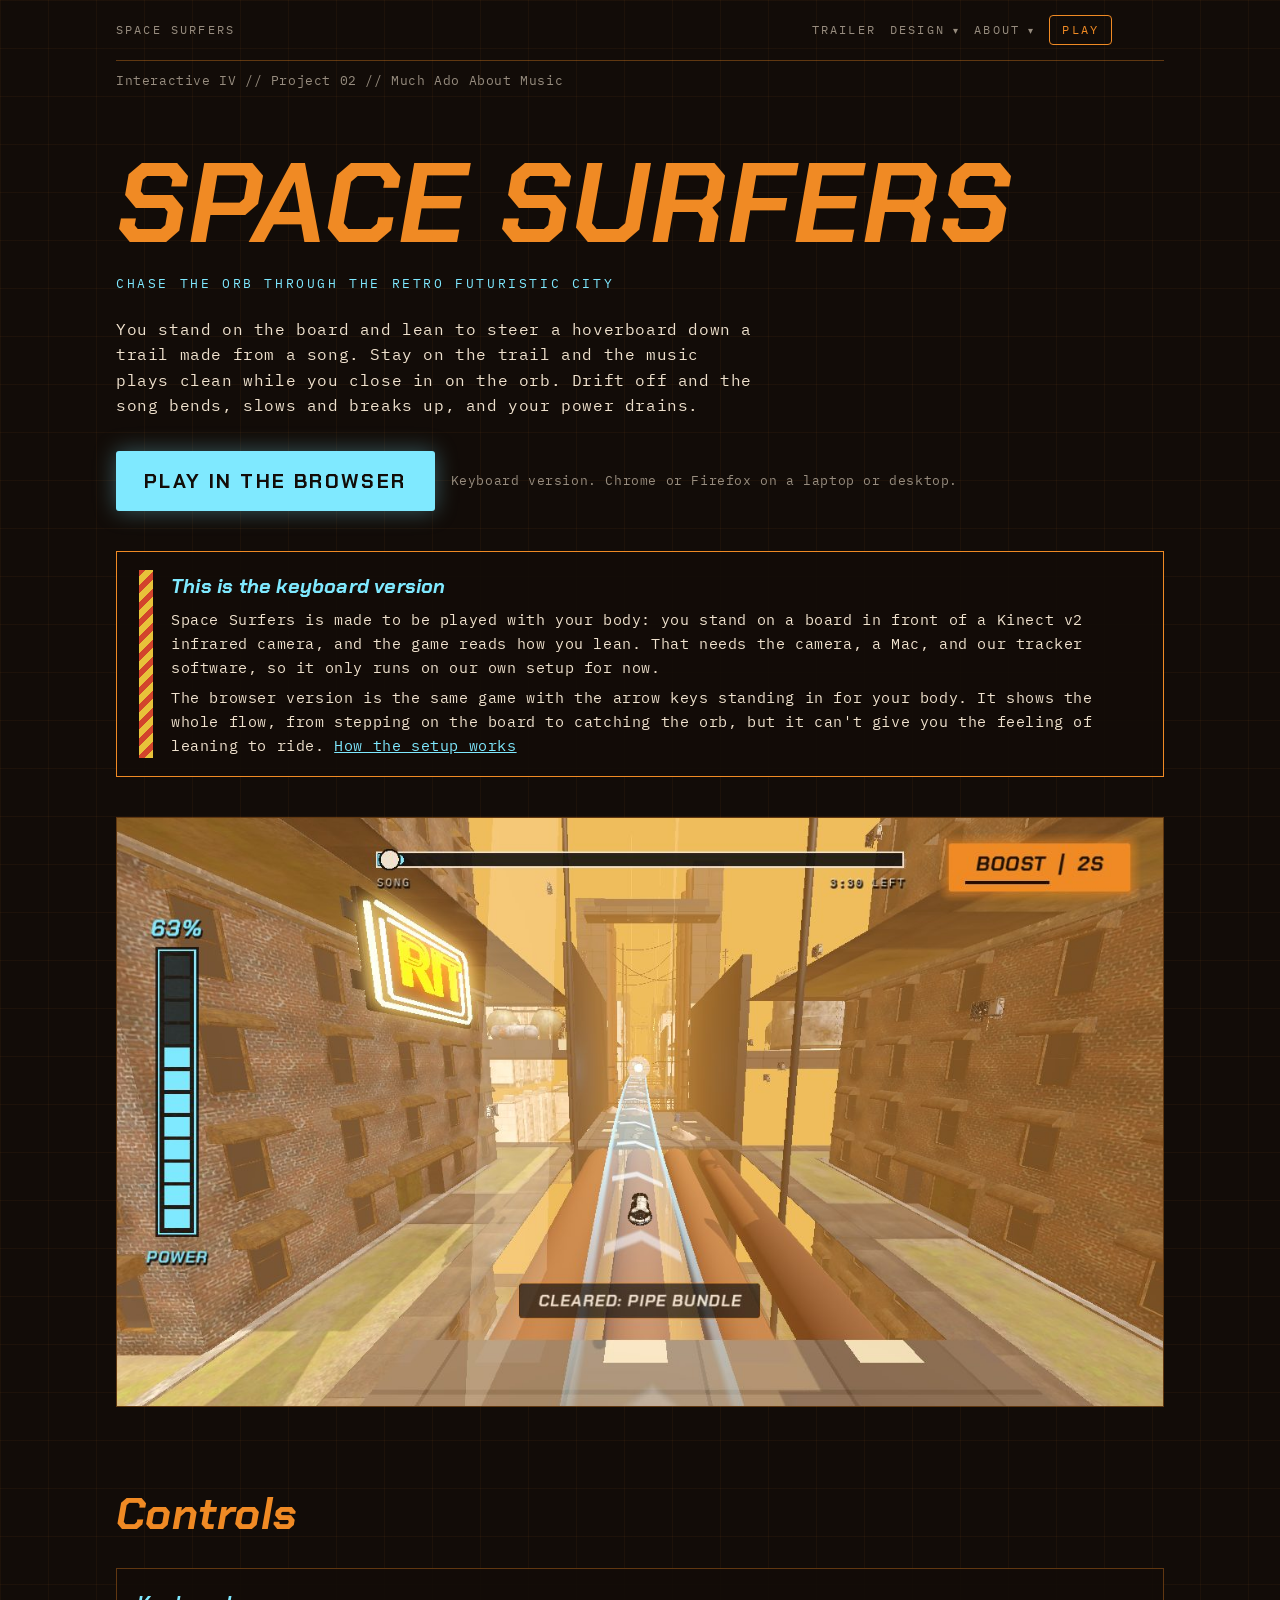
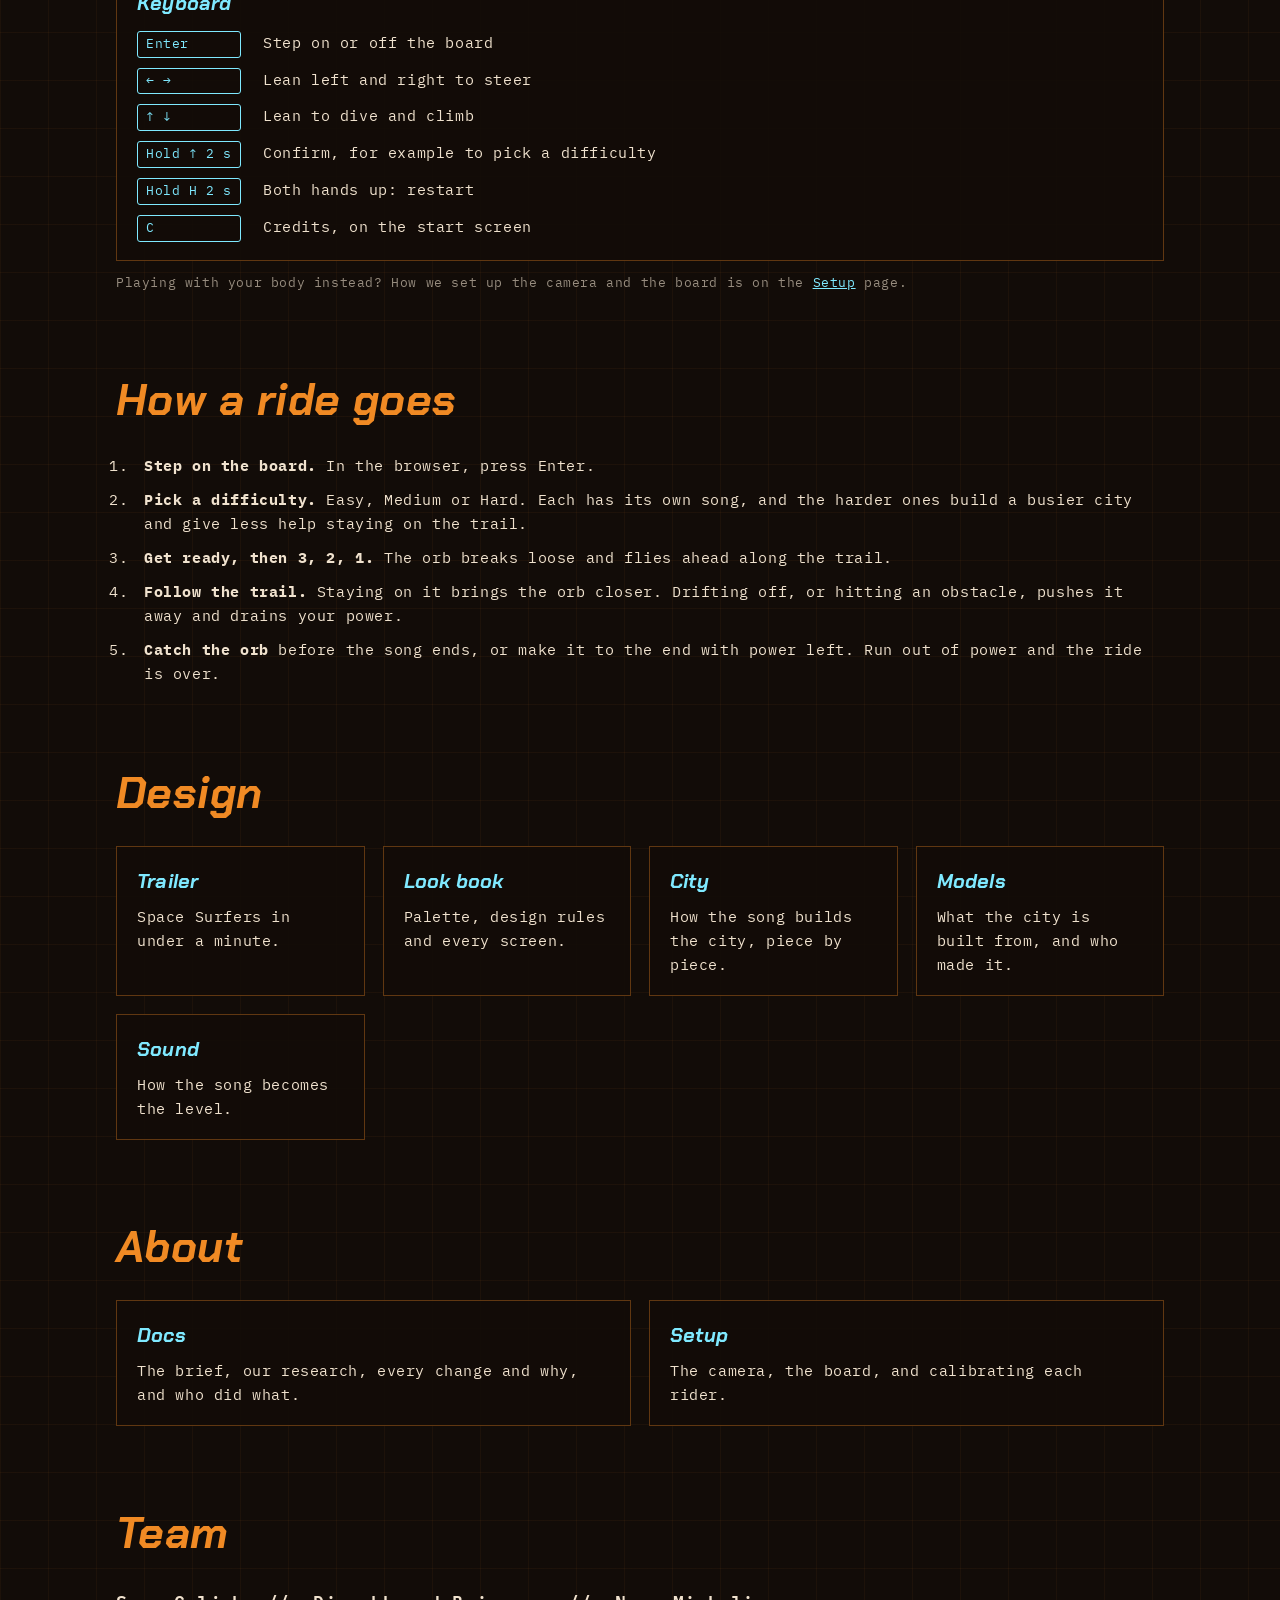
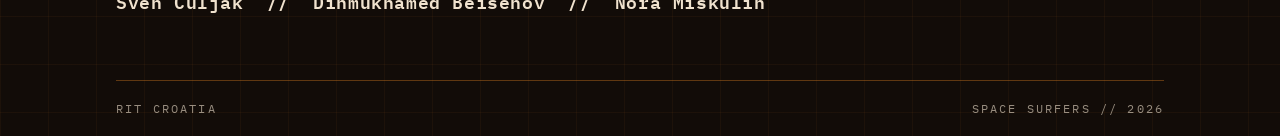
<file: index.html>
<!doctype html>
<html lang="en">
<head>
<meta charset="utf-8">
<meta name="viewport" content="width=device-width, initial-scale=1">
<title>Space Surfers</title>
<meta name="description" content="Ride a hoverboard down a trail made from a song. A body-controlled game by Sven Culjak, Dinmukhamed Beisenov and Nora Miskulin.">
<link rel="preconnect" href="https://fonts.googleapis.com">
<link rel="preconnect" href="https://fonts.gstatic.com" crossorigin>
<link href="https://fonts.googleapis.com/css2?family=Chakra+Petch:ital,wght@0,700;1,700&family=IBM+Plex+Mono:wght@400;600&display=swap" rel="stylesheet">
<style>
  :root {
    --bg: #120c08;
    --panel: rgba(18, 11, 7, 0.86);
    --orange: #f08a24;
    --blue: #7fe9ff;
    --ink: #f0e2ce;
    --dim: rgba(240, 226, 206, 0.6);
    --rule: rgba(240, 138, 36, 0.35);
  }
  * { box-sizing: border-box; }
  html { scroll-behavior: smooth; }
  body {
    margin: 0;
    background-color: var(--bg);
    background-image:
      linear-gradient(rgba(240, 138, 36, 0.05) 1px, transparent 1px),
      linear-gradient(90deg, rgba(240, 138, 36, 0.05) 1px, transparent 1px);
    background-size: 48px 48px;
    color: var(--ink);
    font-family: "IBM Plex Mono", ui-monospace, Menlo, monospace;
    font-size: 15px;
    line-height: 1.6;
    letter-spacing: 0.04em;
  }
  a { color: var(--blue); }
  .wrap { max-width: 1080px; margin: 0 auto; padding: 0 16px; }
  header.bar, footer.bar {
    display: flex; justify-content: space-between; gap: 16px; flex-wrap: wrap;
    font-size: 12px; color: var(--dim); text-transform: uppercase; letter-spacing: 0.18em;
    padding: 18px 0; border-bottom: 1px solid var(--rule);
  }
  header.bar { justify-content: flex-start; align-items: center; padding: 12px 0; }
  .topnav { display: flex; gap: 14px; flex-wrap: wrap; margin-left: auto; }
  .theme-slot { width: 36px; height: 36px; flex: none; }
  footer.bar { justify-content: space-between; }
  .topnav a { color: var(--dim); text-decoration: none; }
  .topnav a:hover { color: var(--orange); }
  footer.bar { border-bottom: 0; border-top: 1px solid var(--rule); margin-top: 64px; }
  h1, h2, h3 { font-family: "Chakra Petch", sans-serif; font-style: italic; font-weight: 700; color: var(--orange); margin: 0; letter-spacing: 0.01em; }
  h1 { font-size: clamp(48px, 10vw, 112px); line-height: 1; margin-top: 56px; }
  h2 { font-size: clamp(28px, 5vw, 44px); margin: 72px 0 18px; }
  h3 { font-size: 20px; color: var(--blue); }
  .tag { font-size: 13px; color: var(--blue); text-transform: uppercase; letter-spacing: 0.2em; margin: 14px 0 0; }
  .lead { max-width: 640px; font-size: 16px; margin: 22px 0 0; }
  .cta { display: flex; gap: 16px; flex-wrap: wrap; align-items: center; margin-top: 32px; }
  .btn {
    display: inline-block; font-family: "Chakra Petch", sans-serif; font-weight: 700; font-size: 20px;
    letter-spacing: 0.12em; text-transform: uppercase; text-decoration: none;
    color: var(--bg); background: var(--blue); padding: 14px 28px; border-radius: 3px;
    box-shadow: 0 0 22px rgba(127, 233, 255, 0.35);
  }
  .btn:hover { filter: brightness(1.1); }
  .note { font-size: 13px; color: var(--dim); }
  .hero-shot { margin-top: 40px; border: 1px solid var(--rule); width: 100%; height: auto; display: block; }
  .notice {
    margin-top: 40px; border: 1px solid var(--orange); background: var(--panel); padding: 18px 22px;
    display: grid; grid-template-columns: 14px 1fr; gap: 18px;
  }
  .notice .stripe { background: repeating-linear-gradient(-45deg, #e8c23a 0 6px, #d2442c 6px 12px); }
  .notice p { margin: 6px 0 0; }
  .grid { display: grid; gap: 18px; grid-template-columns: repeat(auto-fit, minmax(240px, 1fr)); }
  .card { border: 1px solid var(--rule); background: var(--panel); padding: 18px 20px; }
  .card p { margin: 8px 0 0; }
  .keys { display: grid; grid-template-columns: max-content 1fr; gap: 10px 22px; align-items: baseline; }
  kbd {
    font-family: inherit; font-size: 13px; color: var(--blue); border: 1px solid var(--blue);
    padding: 2px 8px; border-radius: 3px; white-space: nowrap;
  }
  ol.steps { padding-left: 22px; margin: 0; }
  ol.steps li { margin: 0 0 10px; padding-left: 6px; }
  .shots { display: grid; gap: 14px; grid-template-columns: repeat(auto-fit, minmax(300px, 1fr)); }
  figure { margin: 0; }
  figure img { width: 100%; height: auto; aspect-ratio: 16 / 9; object-fit: cover; display: block; border: 1px solid var(--rule); }
  figcaption { font-size: 12px; color: var(--dim); text-transform: uppercase; letter-spacing: 0.16em; margin-top: 6px; }
  .team-names { font-size: 18px; font-weight: 600; margin: 0; }
  @media (max-width: 560px) {
    .keys { grid-template-columns: 1fr; gap: 2px; }
    .keys > span { margin-bottom: 10px; }
  }
  .explore a.card { text-decoration: none; color: var(--ink); display: block; }
  .explore a.card:hover { border-color: var(--blue); }
  .explore a.card h3 { color: var(--blue); }
</style>
<link rel="stylesheet" href="nav.css">
</head>
<body>
<div class="wrap">
  <header class="bar">
    <span>Space Surfers</span>
    <nav class="sitenav topnav" aria-label="Site"><a href="video/">Trailer</a><details><summary>Design</summary><div class="menu"><a href="lookbook/">Look book</a><a href="city/">City</a><a href="models/">Models</a><a href="sound/">Sound</a></div></details><details><summary>About</summary><div class="menu"><a href="docs/">Docs</a><a href="install/">Setup</a></div></details><a class="play" href="play/">Play</a></nav>
    <span class="theme-slot" aria-hidden="true"></span>
  </header>
  <p class="note" style="margin:10px 0 0">Interactive IV // Project 02 // Much Ado About Music</p>

  <h1>SPACE SURFERS</h1>
  <p class="tag">Chase the orb through the retro futuristic city</p>
  <p class="lead">You stand on the board and lean to steer a hoverboard down a trail made from a song. Stay on the trail and the music plays clean while you close in on the orb. Drift off and the song bends, slows and breaks up, and your power drains.</p>
  <div class="cta">
    <a class="btn" href="play/">Play in the browser</a>
    <span class="note">Keyboard version. Chrome or Firefox on a laptop or desktop.</span>
  </div>

  <div class="notice">
    <div class="stripe" aria-hidden="true"></div>
    <div>
      <h3>This is the keyboard version</h3>
      <p>Space Surfers is made to be played with your body: you stand on a board in front of a Kinect v2 infrared camera, and the game reads how you lean. That needs the camera, a Mac, and our tracker software, so it only runs on our own setup for now.</p>
      <p>The browser version is the same game with the arrow keys standing in for your body. It shows the whole flow, from stepping on the board to catching the orb, but it can't give you the feeling of leaning to ride. <a href="install/">How the setup works</a></p>
    </div>
  </div>

  <img class="hero-shot" src="img/ride.jpg" alt="Riding the blue trail between apartment blocks, with the power meter on the left and the song bar at the top" width="1280" height="720">

  <h2>Controls</h2>
  <div class="grid">
    <div class="card">
      <h3>Keyboard</h3>
      <div class="keys" style="margin-top:12px">
        <kbd>Enter</kbd><span>Step on or off the board</span>
        <kbd>← →</kbd><span>Lean left and right to steer</span>
        <kbd>↑ ↓</kbd><span>Lean to dive and climb</span>
        <kbd>Hold ↑ 2 s</kbd><span>Confirm, for example to pick a difficulty</span>
        <kbd>Hold H 2 s</kbd><span>Both hands up: restart</span>
        <kbd>C</kbd><span>Credits, on the start screen</span>
      </div>
    </div>
  </div>
  <p class="note" style="margin-top:12px">Playing with your body instead? How we set up the camera and the board is on the <a href="install/">Setup</a> page.</p>

  <h2>How a ride goes</h2>
  <ol class="steps">
    <li><b>Step on the board.</b> In the browser, press Enter.</li>
    <li><b>Pick a difficulty.</b> Easy, Medium or Hard. Each has its own song, and the harder ones build a busier city and give less help staying on the trail.</li>
    <li><b>Get ready, then 3, 2, 1.</b> The orb breaks loose and flies ahead along the trail.</li>
    <li><b>Follow the trail.</b> Staying on it brings the orb closer. Drifting off, or hitting an obstacle, pushes it away and drains your power.</li>
    <li><b>Catch the orb</b> before the song ends, or make it to the end with power left. Run out of power and the ride is over.</li>
  </ol>

  <h2>Design</h2>
  <div class="grid explore">
    <a class="card" href="video/"><h3>Trailer</h3><p>Space Surfers in under a minute.</p></a>
    <a class="card" href="lookbook/"><h3>Look book</h3><p>Palette, design rules and every screen.</p></a>
    <a class="card" href="city/"><h3>City</h3><p>How the song builds the city, piece by piece.</p></a>
    <a class="card" href="models/"><h3>Models</h3><p>What the city is built from, and who made it.</p></a>
    <a class="card" href="sound/"><h3>Sound</h3><p>How the song becomes the level.</p></a>
  </div>

  <h2>About</h2>
  <div class="grid explore">
    <a class="card" href="docs/"><h3>Docs</h3><p>The brief, our research, every change and why, and who did what.</p></a>
    <a class="card" href="install/"><h3>Setup</h3><p>The camera, the board, and calibrating each rider.</p></a>
  </div>

  <h2>Team</h2>
  <p class="team-names">Sven Culjak &nbsp;//&nbsp; Dinmukhamed Beisenov &nbsp;//&nbsp; Nora Miskulin</p>

  <footer class="bar">
    <span>RIT Croatia</span>
    <span>Space Surfers // 2026</span>
  </footer>
</div>
<script src="nav.js"></script>
</body>
</html>
</file>
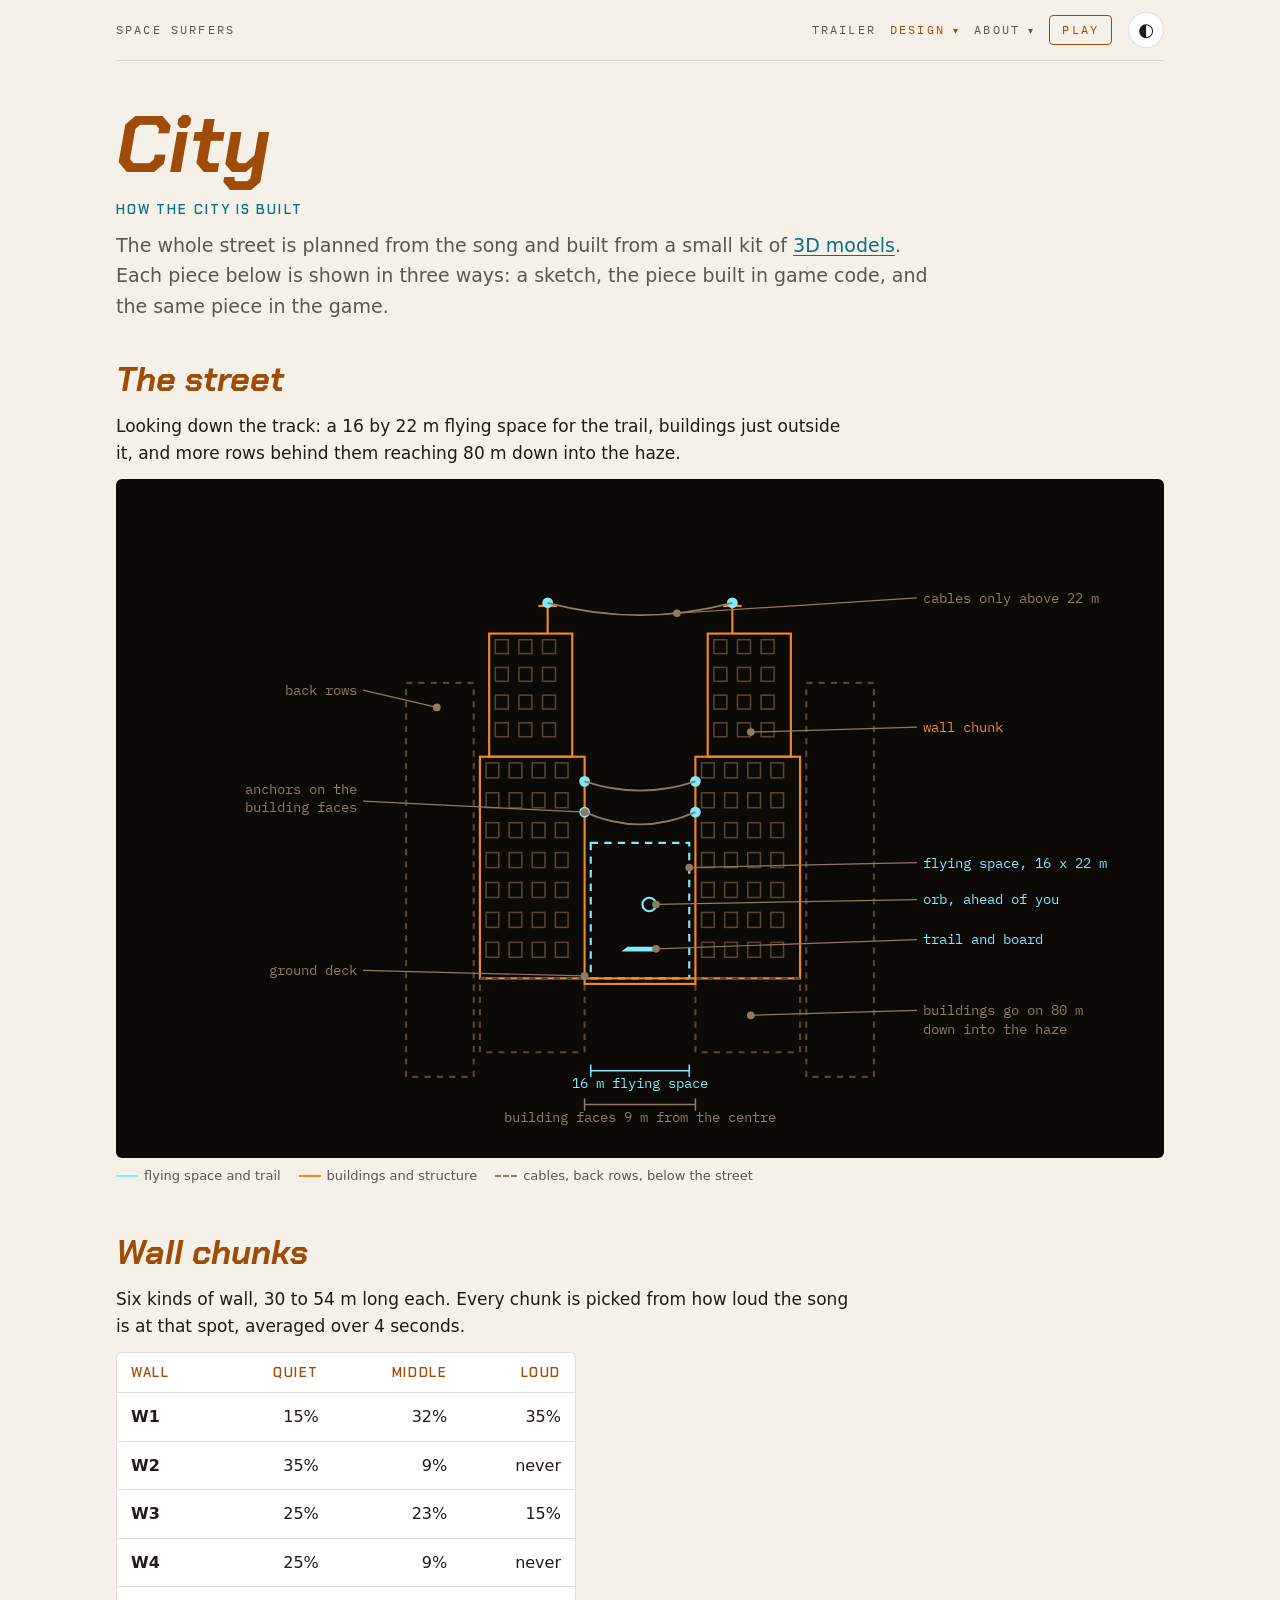
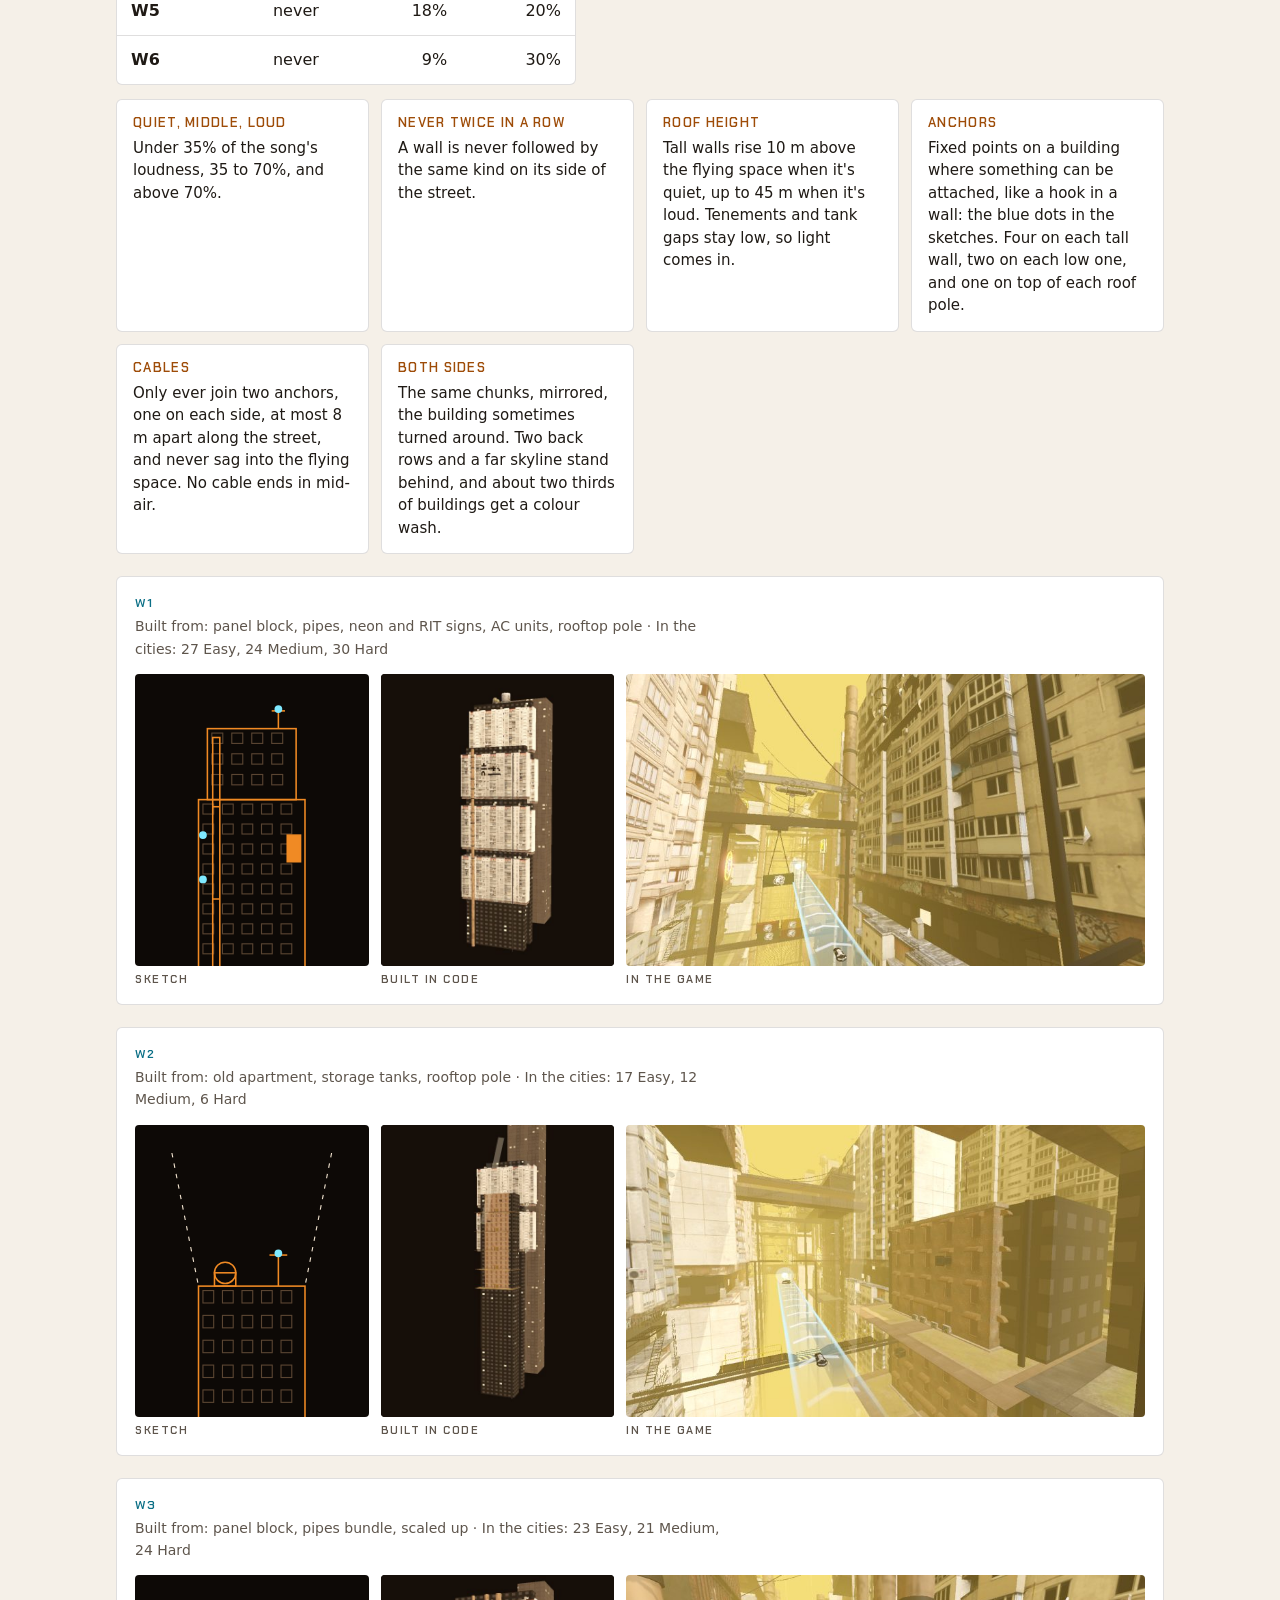
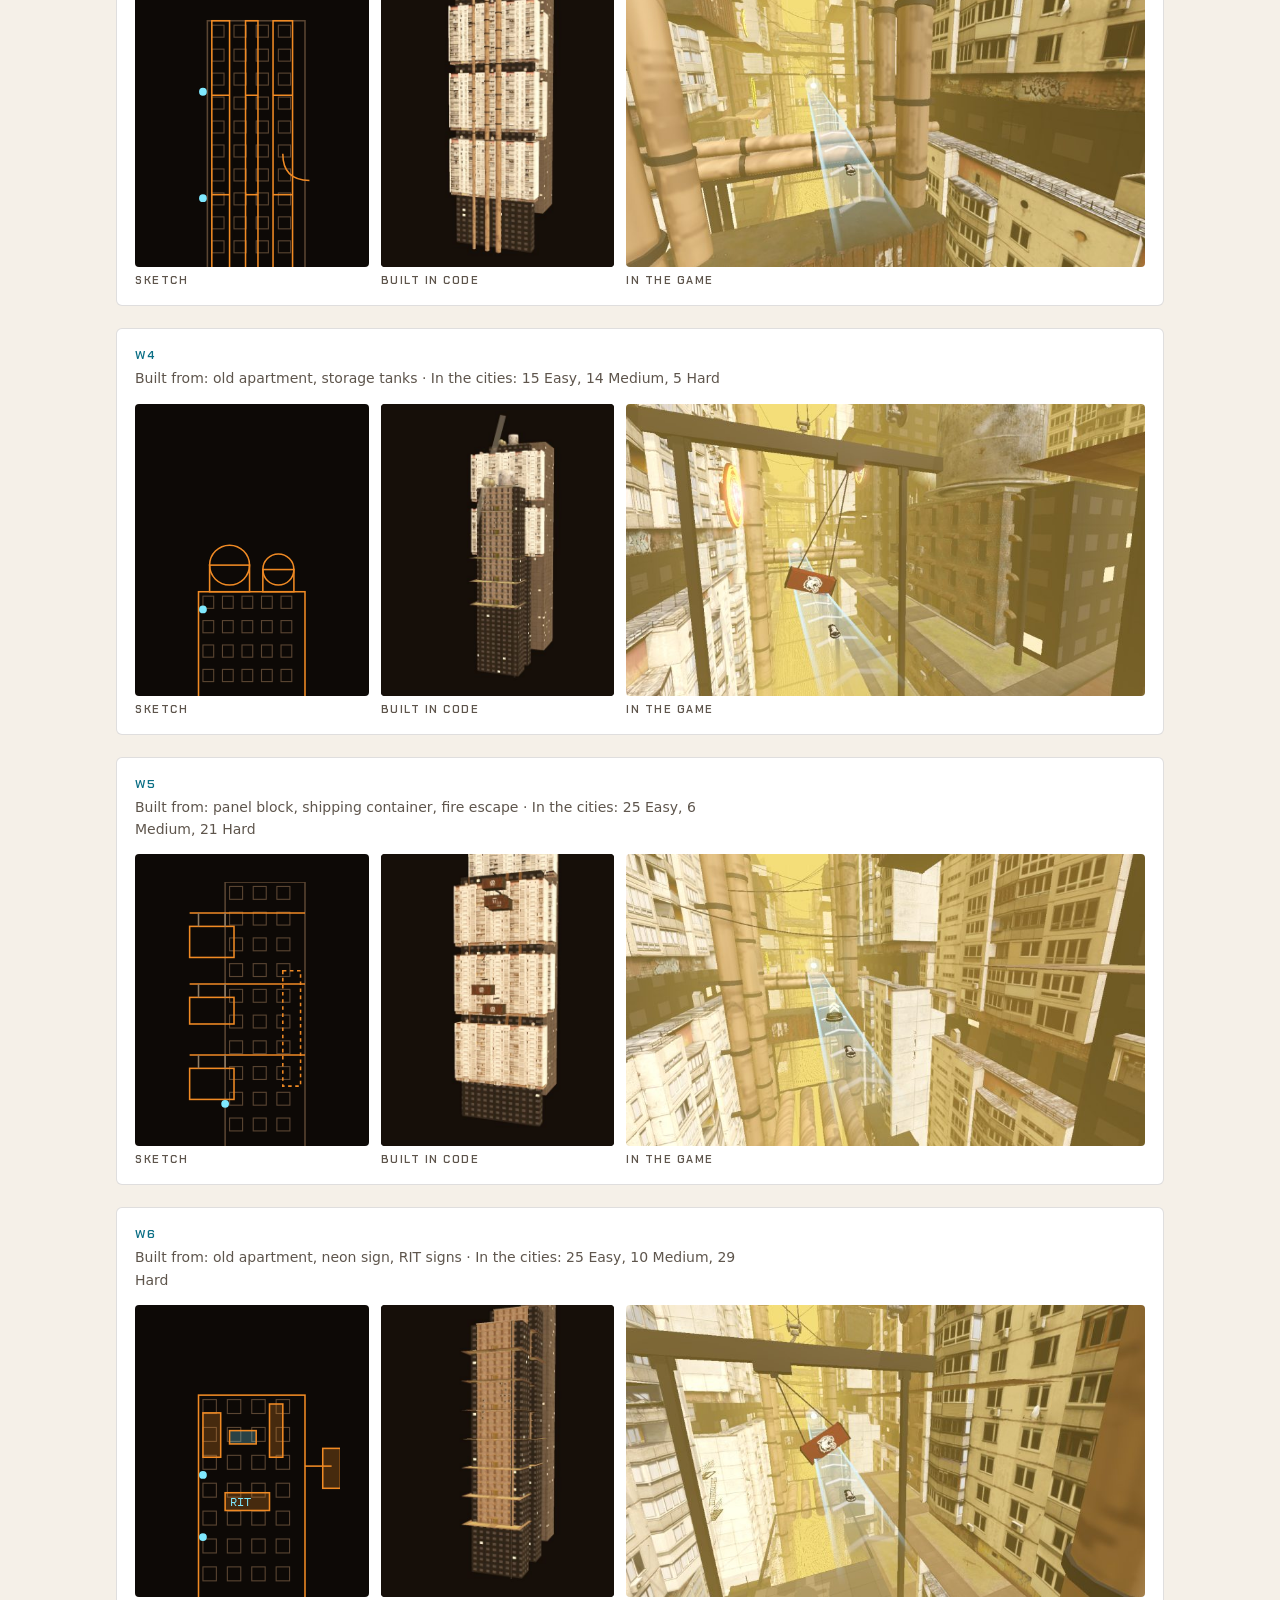
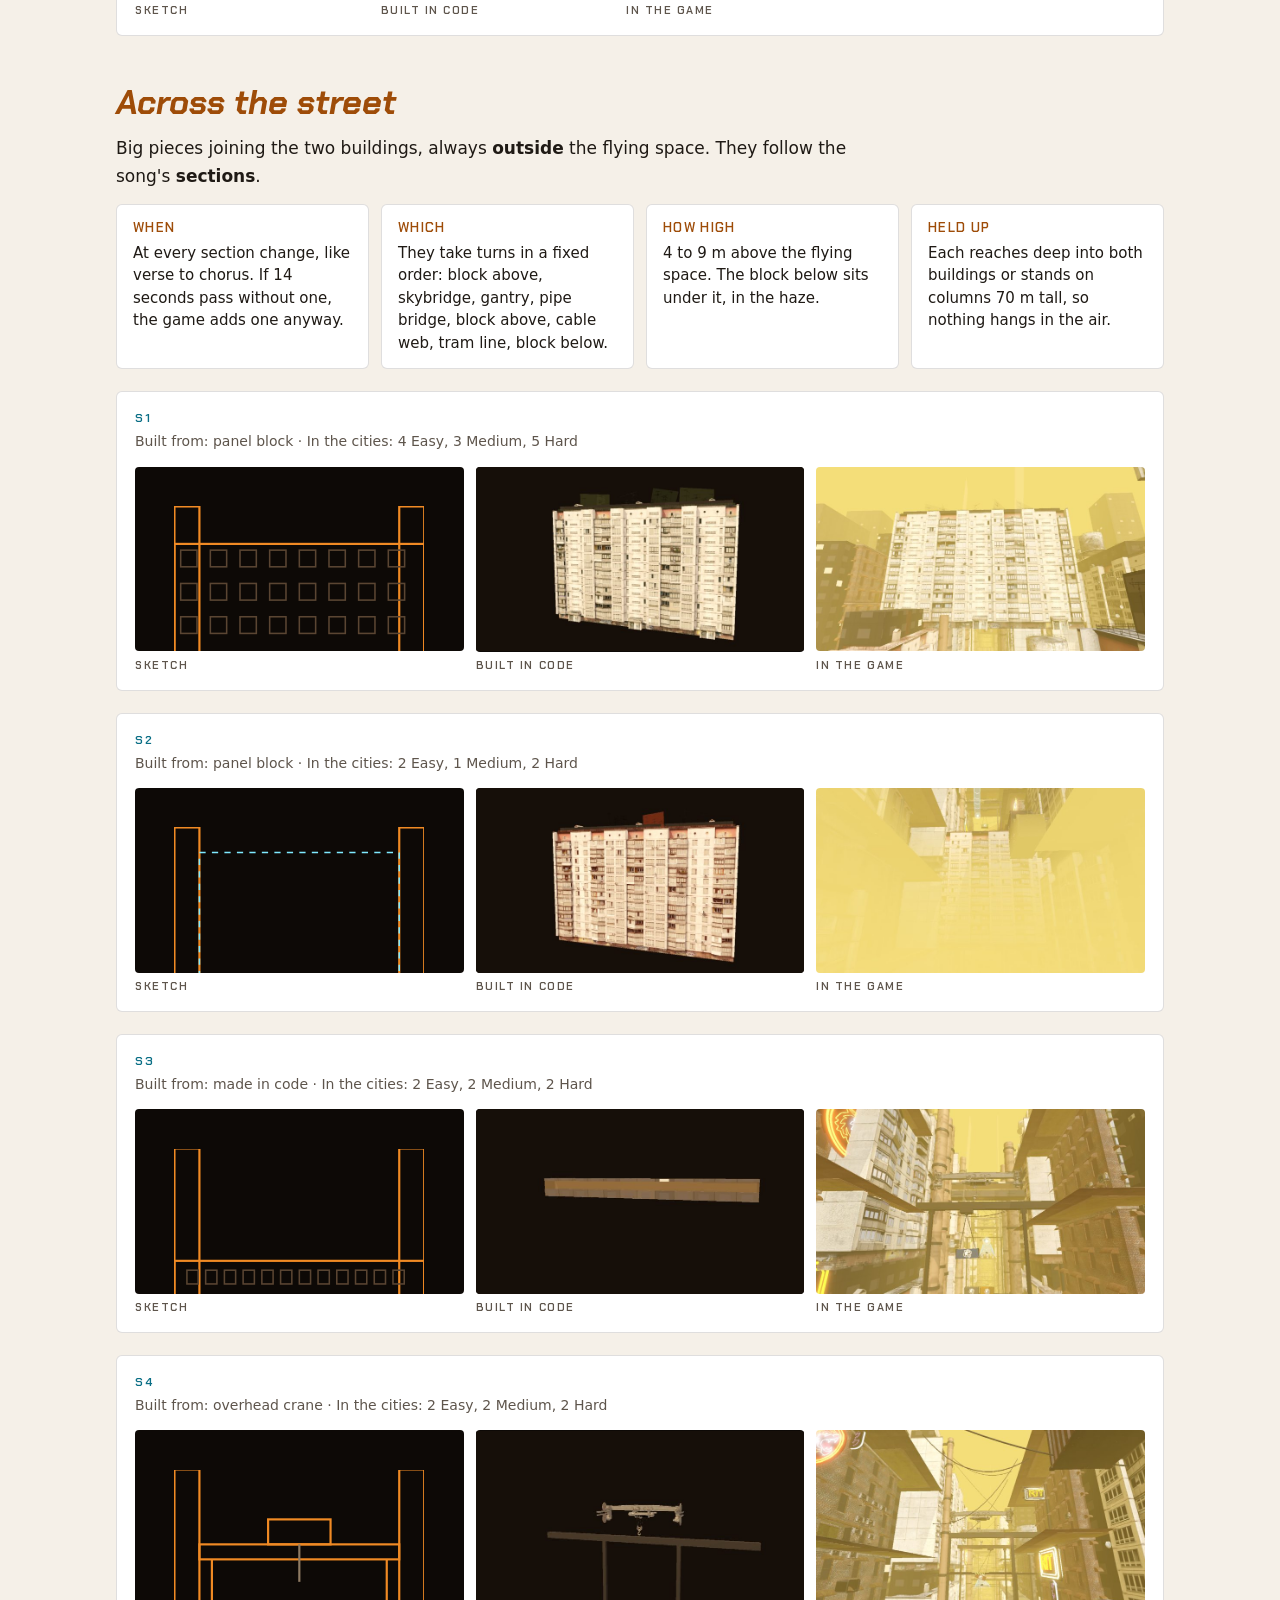
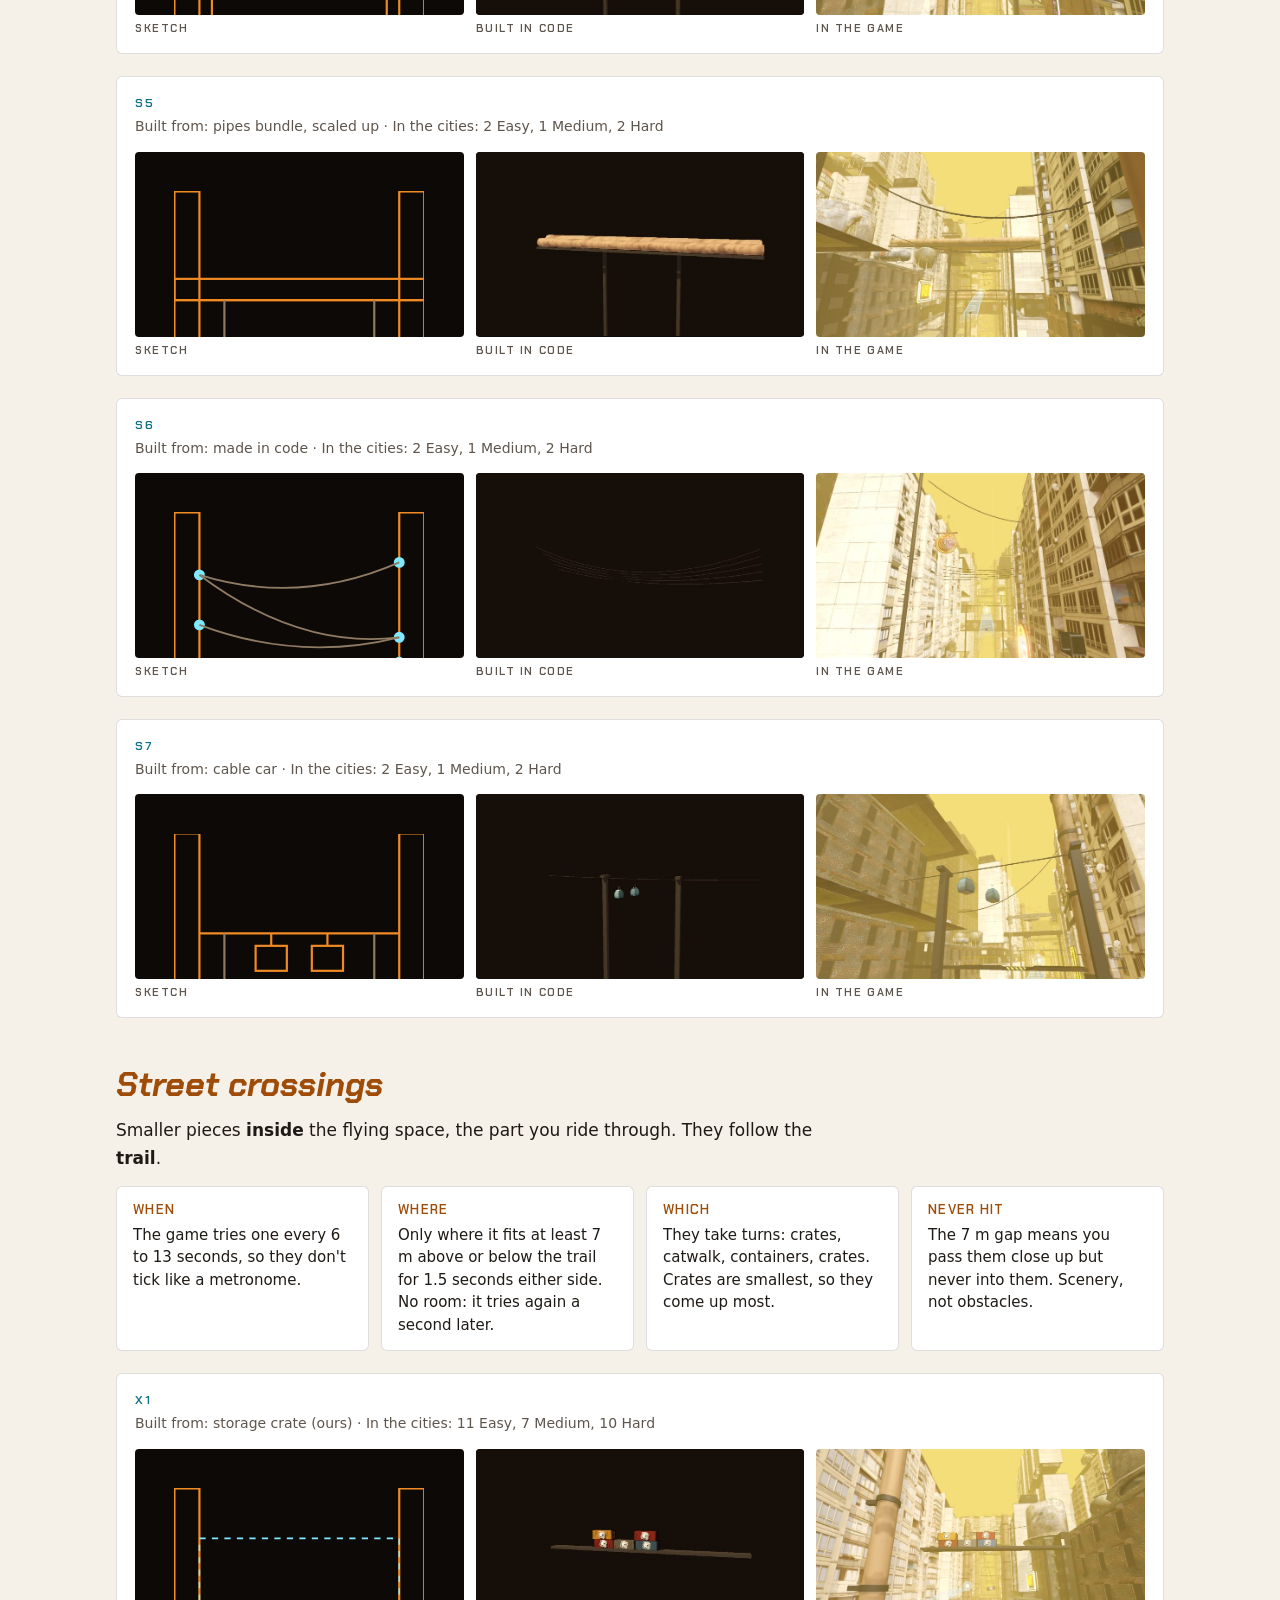
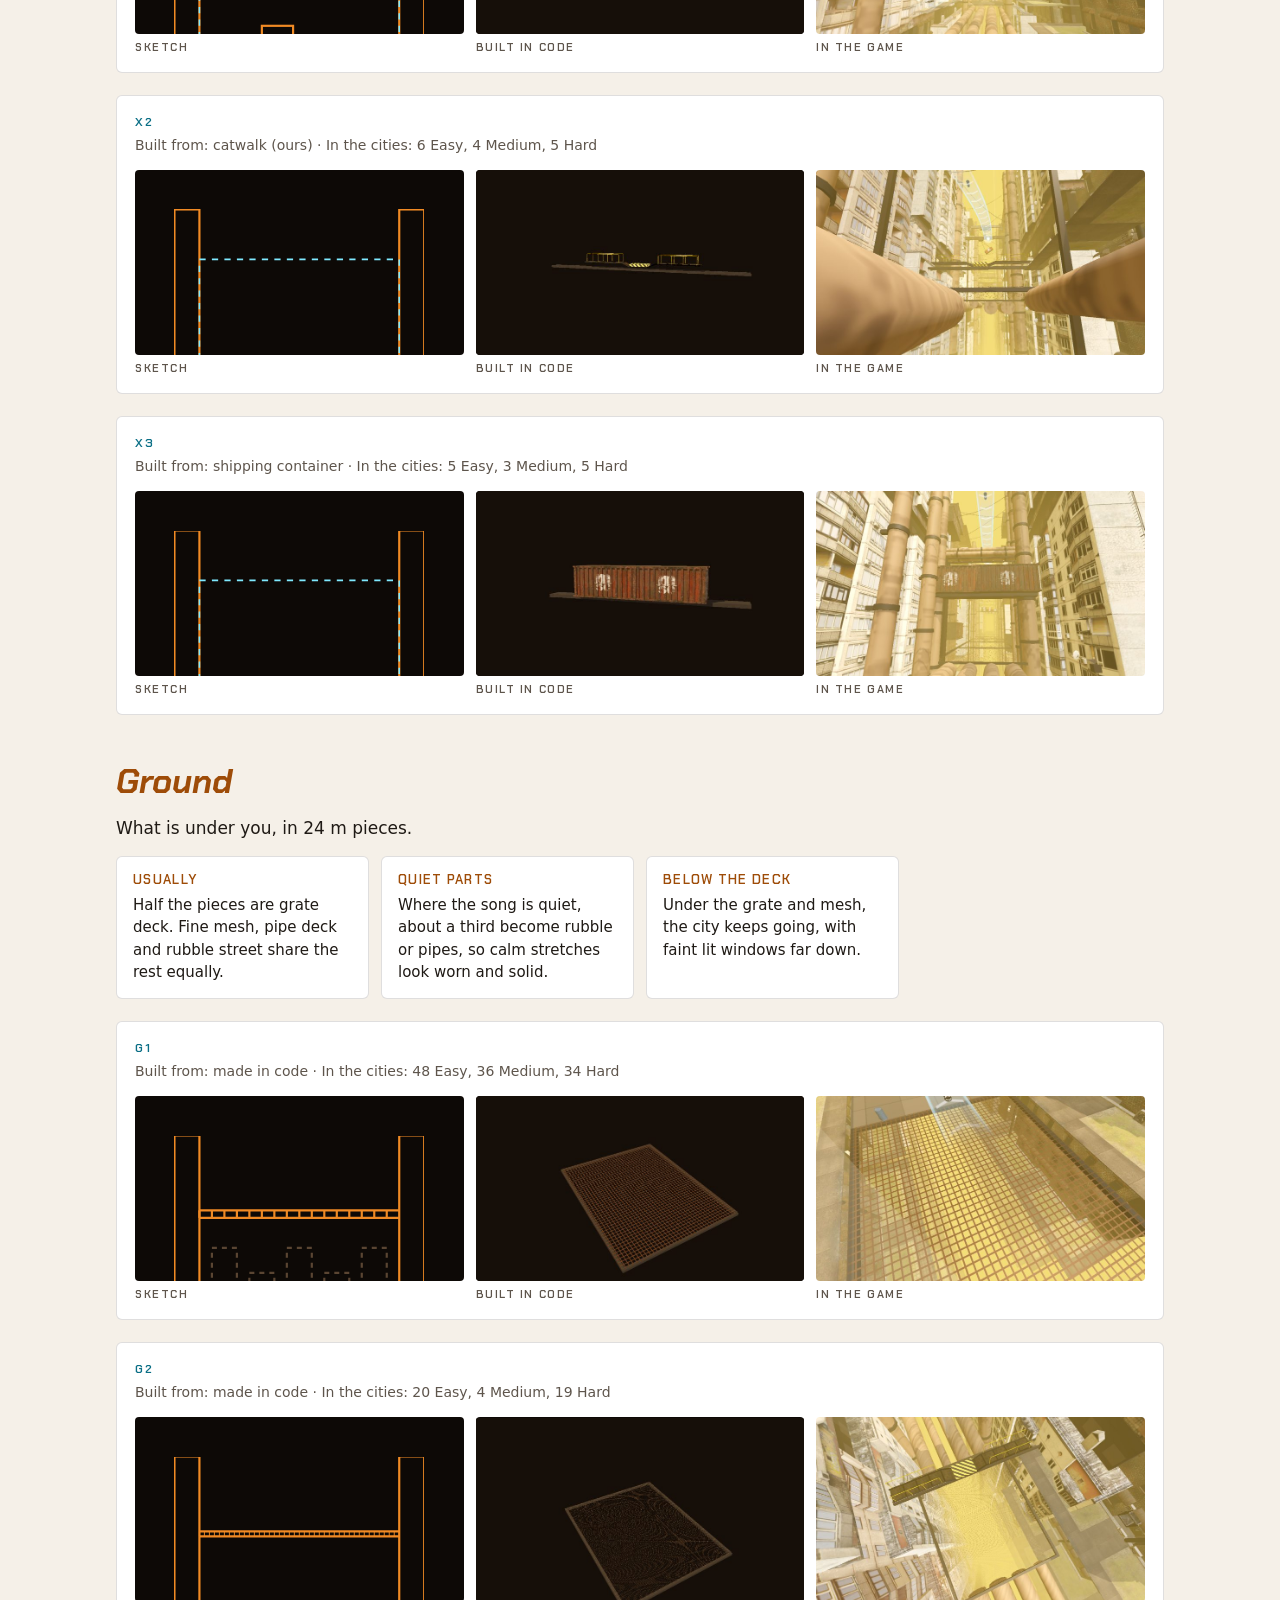
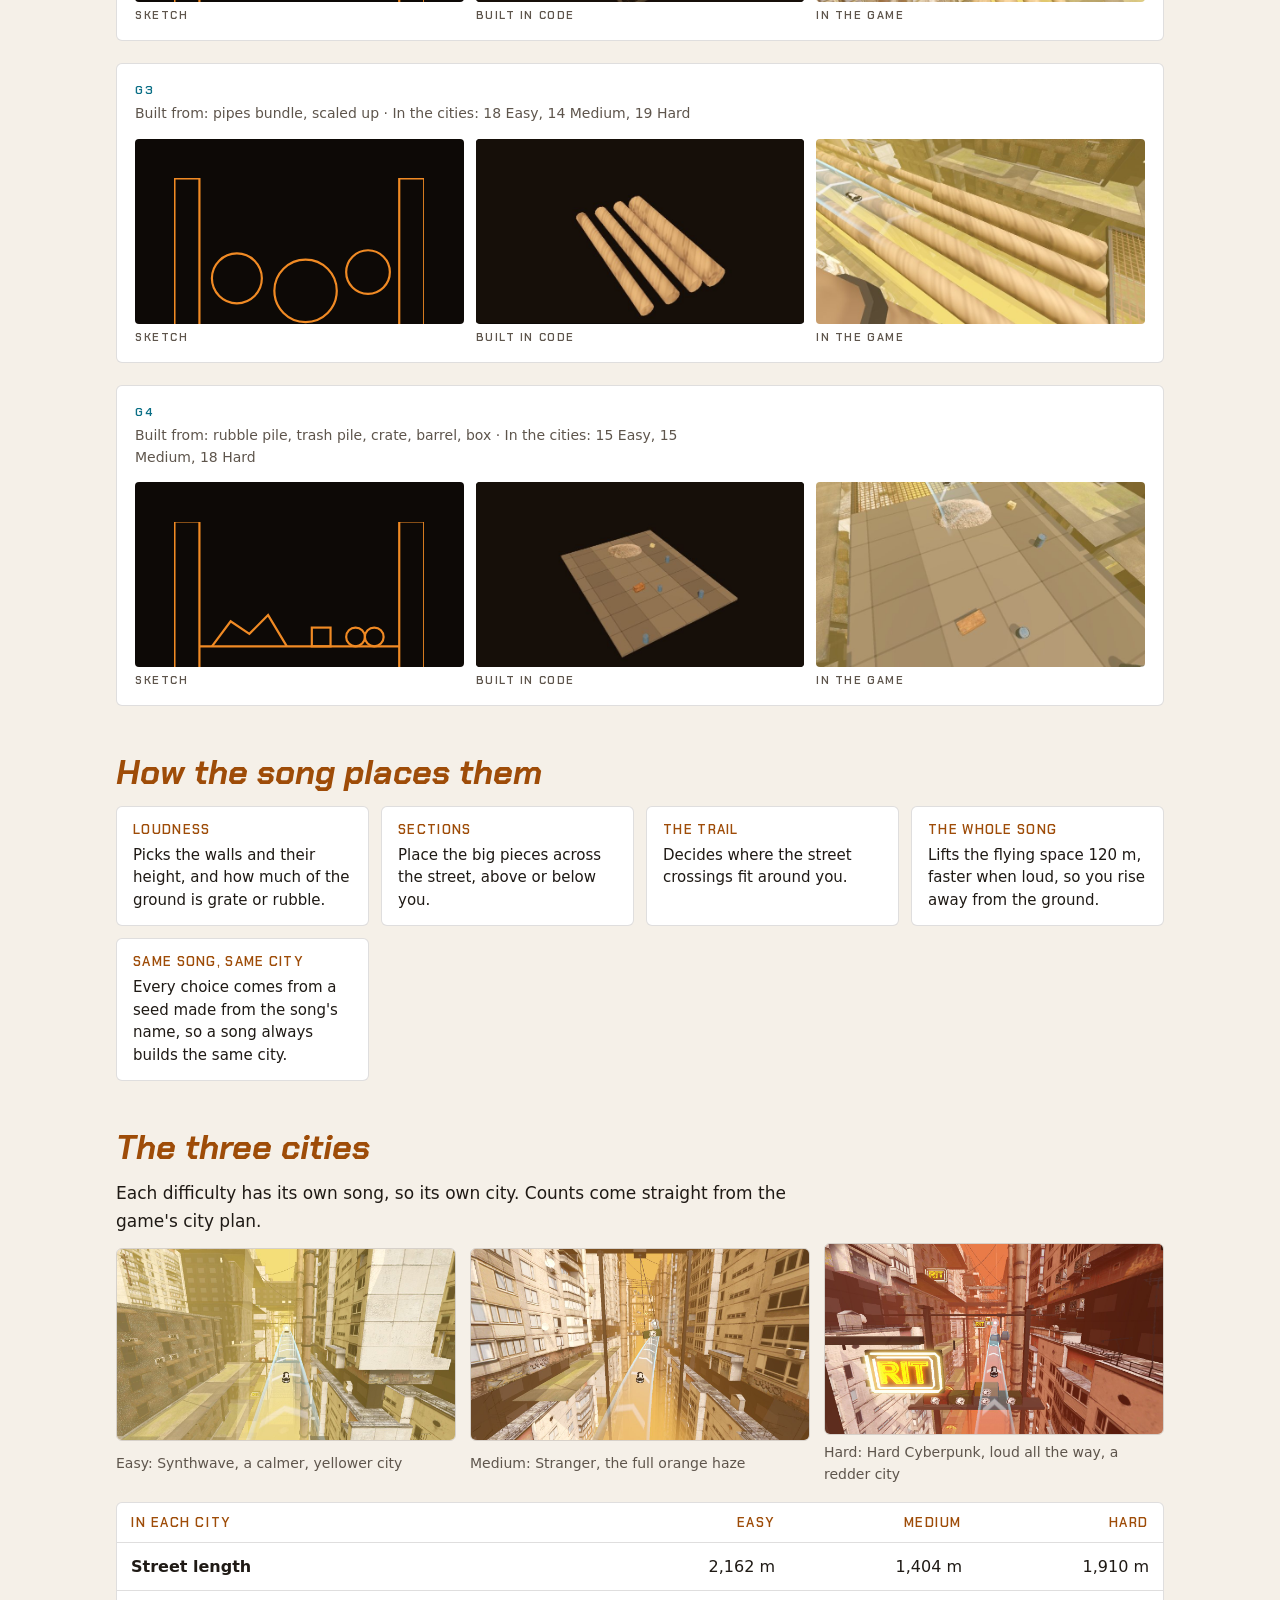
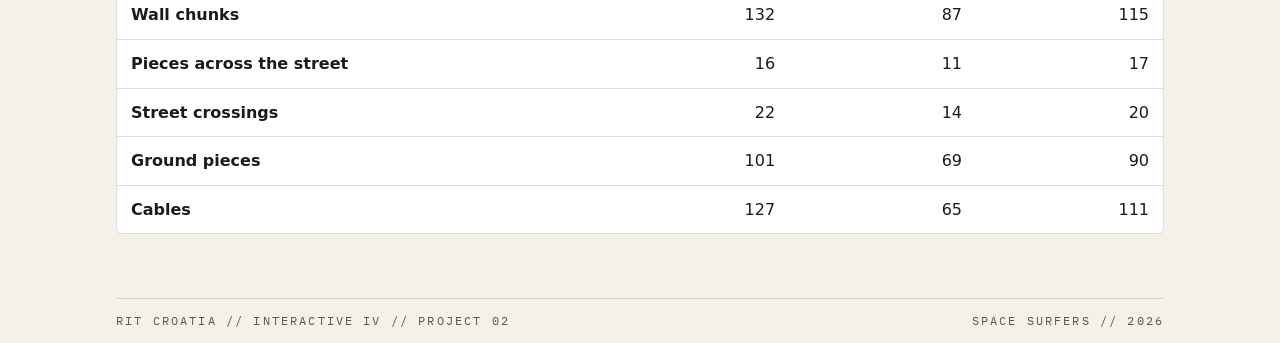
<file: city/index.html>
<!doctype html>
<html lang="en">
<head>
<meta charset="utf-8">
<meta name="viewport" content="width=device-width, initial-scale=1">
<title>City // Space Surfers</title>
<script>try{var t=localStorage.getItem("theme");if(t)document.documentElement.dataset.theme=t}catch(e){}</script>
<meta name="description" content="How the Space Surfers city is built: the street, the wall chunks, the pieces that cross the street, the ground, and how many of each every song's city uses.">
<link rel="preconnect" href="https://fonts.googleapis.com">
<link rel="preconnect" href="https://fonts.gstatic.com" crossorigin>
<link href="https://fonts.googleapis.com/css2?family=Chakra+Petch:ital,wght@0,600;1,700&family=IBM+Plex+Mono:wght@400&display=swap" rel="stylesheet">
<link rel="stylesheet" href="../docs.css">
<style>
  /* one row per piece: the sketch, the piece on its own, the piece in the game */
  .piece { margin-top: 22px; background: var(--panel); border: 1px solid var(--rule); border-radius: 6px; padding: 18px; display: grid; gap: 14px; }
  .piece header { display: grid; gap: 4px; }
  .piece .code { font: 600 12px "Chakra Petch", sans-serif; color: var(--link); text-transform: uppercase; letter-spacing: 0.14em; }
  .piece .meta { font-size: 14px; color: var(--dim); }
  .trio { display: grid; gap: 12px; grid-template-columns: 1fr 1fr 1.6fr; align-items: stretch; }
  .trio figure { margin: 0; display: grid; gap: 6px; grid-template-rows: 1fr auto; }
  .trio .pic { background: #0d0906; border-radius: 4px; overflow: hidden; display: grid; place-items: center; min-height: 160px; }
  .trio img, .trio svg { width: 100%; height: 100%; object-fit: contain; display: block; }
  .trio .game img { object-fit: cover; }
  .trio .sketch svg { box-sizing: border-box; padding: 12%; }
  .street svg { box-sizing: border-box; padding: 3%; }
  .zoom { display: block; width: 100%; height: 100%; padding: 0; border: 0; background: none; cursor: zoom-in; }
  .zoom:focus-visible { outline: 2px solid var(--orange); outline-offset: 2px; }
  dialog.big { padding: 0; border: 0; background: transparent; max-width: 96vw; max-height: 92vh; }
  dialog.big::backdrop { background: rgba(0, 0, 0, 0.85); }
  dialog.big img { display: block; max-width: 96vw; max-height: 92vh; width: auto; height: auto; border-radius: 6px; cursor: zoom-out; }
  dialog.big svg { display: block; width: min(80vw, 70vh); height: auto; background: #0d0906; border-radius: 6px; padding: 4%; box-sizing: border-box; cursor: zoom-out; }
  dialog.big .street-big { width: min(92vw, 120vh); }
  .trio figcaption { font: 600 11px "Chakra Petch", sans-serif; color: var(--dim); text-transform: uppercase; letter-spacing: 0.14em; }
  .tall .pic { aspect-ratio: 4 / 5; }
  .tall .game .pic { aspect-ratio: 16 / 9; }
  .trio figure { align-content: start; }
  .wide .pic { aspect-ratio: 16 / 9; }
  .street svg { width: 100%; height: auto; background: #0d0906; border-radius: 6px; display: block; }
  .cities { display: grid; gap: 14px; grid-template-columns: repeat(auto-fit, minmax(280px, 1fr)); margin-top: 8px; }
  .cities figure { margin: 0; display: grid; gap: 6px; }
  .cities img { width: 100%; height: auto; border-radius: 6px; border: 1px solid var(--rule); display: block; }
  .cities figcaption { font-size: 14px; color: var(--dim); }
  .legend { display: flex; flex-wrap: wrap; gap: 18px; font-size: 13px; color: var(--dim); margin-top: 8px; }
  .legend i { display: inline-block; width: 22px; height: 0; border-top: 2px solid; vertical-align: middle; margin-right: 6px; }
  .rules { display: grid; gap: 12px; grid-template-columns: repeat(auto-fill, minmax(240px, 1fr)); margin-top: 14px; }
  .rule { background: var(--panel); border: 1px solid var(--rule); border-radius: 6px; padding: 14px 16px; display: grid; gap: 6px; align-content: start; }
  .rule h4 { margin: 0; font: 600 13px "Chakra Petch", sans-serif; color: var(--orange); text-transform: uppercase; letter-spacing: 0.1em; }
  .rule p { margin: 0; font-size: 15px; line-height: 1.5; }
  td.n { text-align: right; font-variant-numeric: tabular-nums; }
  /* column widths follow each picture's shape, so all three pictures in a row are the same height */
  .wide .trio { grid-template-columns: 1fr 1fr 1fr; }
  .tall .trio { grid-template-columns: 4fr 4fr 8.89fr; }
  @media (max-width: 760px) { .wide .trio, .tall .trio { grid-template-columns: 1fr 1fr; } .trio .game { grid-column: 1 / -1; } }
</style>
<link rel="stylesheet" href="../nav.css">
</head>
<body>
<div class="wrap">
  <header class="bar">
    <a class="home" href="../">Space Surfers</a>
    <nav class="sitenav" aria-label="Site"><a href="../video/">Trailer</a><details><summary class="here">Design</summary><div class="menu"><a href="../lookbook/">Look book</a><a href="../city/" aria-current="page">City</a><a href="../models/">Models</a><a href="../sound/">Sound</a></div></details><details><summary>About</summary><div class="menu"><a href="../docs/">Docs</a><a href="../install/">Setup</a></div></details><a class="play" href="../play/">Play</a></nav>
    <button class="theme" type="button" aria-label="Switch light or dark mode">◐</button>
  </header>

  <h1>City</h1>
  <p class="tag">How the city is built</p>
  <p class="lead">The whole street is planned from the song and built from a small kit of <a href="../models/">3D models</a>. Each piece below is shown in three ways: a sketch, the piece built in game code, and the same piece in the game.</p>

  <h2 id="street">The street</h2>
  <p>Looking down the track: a 16 by 22 m flying space for the trail, buildings just outside it, and more rows behind them reaching 80 m down into the haze.</p>
  <div class="street" style="margin-top:12px"><button class="zoom" type="button" aria-label="Enlarge sketch"><svg id="section" viewBox="0 0 120 90" role="img" aria-label="Front view of the street: the flying space in the middle, building walls on both sides with back rows, cables above, haze below"></svg></button></div>
  <div class="legend"><span><i style="border-color:#7fe9ff"></i>flying space and trail</span><span><i style="border-color:#f08a24"></i>buildings and structure</span><span><i style="border-color:#8f7b63;border-top-style:dashed"></i>cables, back rows, below the street</span></div>

  <h2 id="walls">Wall chunks</h2>
  <p>Six kinds of wall, 30 to 54 m long each. Every chunk is picked from how loud the song is at that spot, averaged over 4 seconds.</p>
  <div class="table-wrap" style="margin-top:12px;max-width:460px"><table>
    <tr><th>Wall</th><th style="text-align:right">Quiet</th><th style="text-align:right">Middle</th><th style="text-align:right">Loud</th></tr>
    <tr><td>W1</td><td class="n">15%</td><td class="n">32%</td><td class="n">35%</td></tr>
    <tr><td>W2</td><td class="n">35%</td><td class="n">9%</td><td class="n">never</td></tr>
    <tr><td>W3</td><td class="n">25%</td><td class="n">23%</td><td class="n">15%</td></tr>
    <tr><td>W4</td><td class="n">25%</td><td class="n">9%</td><td class="n">never</td></tr>
    <tr><td>W5</td><td class="n">never</td><td class="n">18%</td><td class="n">20%</td></tr>
    <tr><td>W6</td><td class="n">never</td><td class="n">9%</td><td class="n">30%</td></tr>
  </table></div>
  <div class="rules">
    <div class="rule"><h4>Quiet, middle, loud</h4><p>Under 35% of the song's loudness, 35 to 70%, and above 70%.</p></div>
    <div class="rule"><h4>Never twice in a row</h4><p>A wall is never followed by the same kind on its side of the street.</p></div>
    <div class="rule"><h4>Roof height</h4><p>Tall walls rise 10 m above the flying space when it's quiet, up to 45 m when it's loud. Tenements and tank gaps stay low, so light comes in.</p></div>
    <div class="rule"><h4>Anchors</h4><p>Fixed points on a building where something can be attached, like a hook in a wall: the blue dots in the sketches. Four on each tall wall, two on each low one, and one on top of each roof pole.</p></div>
    <div class="rule"><h4>Cables</h4><p>Only ever join two anchors, one on each side, at most 8 m apart along the street, and never sag into the flying space. No cable ends in mid-air.</p></div>
    <div class="rule"><h4>Both sides</h4><p>The same chunks, mirrored, the building sometimes turned around. Two back rows and a far skyline stand behind, and about two thirds of buildings get a colour wash.</p></div>
  </div>

  <div id="walls-list"></div>

  <h2 id="across">Across the street</h2>
  <p>Big pieces joining the two buildings, always <b>outside</b> the flying space. They follow the song's <b>sections</b>.</p>
  <div class="rules">
    <div class="rule"><h4>When</h4><p>At every section change, like verse to chorus. If 14 seconds pass without one, the game adds one anyway.</p></div>
    <div class="rule"><h4>Which</h4><p>They take turns in a fixed order: block above, skybridge, gantry, pipe bridge, block above, cable web, tram line, block below.</p></div>
    <div class="rule"><h4>How high</h4><p>4 to 9 m above the flying space. The block below sits under it, in the haze.</p></div>
    <div class="rule"><h4>Held up</h4><p>Each reaches deep into both buildings or stands on columns 70 m tall, so nothing hangs in the air.</p></div>
  </div>

  <div id="spans-list"></div>

  <h2 id="crossings">Street crossings</h2>
  <p>Smaller pieces <b>inside</b> the flying space, the part you ride through. They follow the <b>trail</b>.</p>
  <div class="rules">
    <div class="rule"><h4>When</h4><p>The game tries one every 6 to 13 seconds, so they don't tick like a metronome.</p></div>
    <div class="rule"><h4>Where</h4><p>Only where it fits at least 7 m above or below the trail for 1.5 seconds either side. No room: it tries again a second later.</p></div>
    <div class="rule"><h4>Which</h4><p>They take turns: crates, catwalk, containers, crates. Crates are smallest, so they come up most.</p></div>
    <div class="rule"><h4>Never hit</h4><p>The 7 m gap means you pass them close up but never into them. Scenery, not obstacles.</p></div>
  </div>

  <div id="cross-list"></div>

  <h2 id="ground">Ground</h2>
  <p>What is under you, in 24 m pieces.</p>
  <div class="rules">
    <div class="rule"><h4>Usually</h4><p>Half the pieces are grate deck. Fine mesh, pipe deck and rubble street share the rest equally.</p></div>
    <div class="rule"><h4>Quiet parts</h4><p>Where the song is quiet, about a third become rubble or pipes, so calm stretches look worn and solid.</p></div>
    <div class="rule"><h4>Below the deck</h4><p>Under the grate and mesh, the city keeps going, with faint lit windows far down.</p></div>
  </div>

  <div id="ground-list"></div>

  <h2 id="rules">How the song places them</h2>
  <div class="rules">
    <div class="rule"><h4>Loudness</h4><p>Picks the walls and their height, and how much of the ground is grate or rubble.</p></div>
    <div class="rule"><h4>Sections</h4><p>Place the big pieces across the street, above or below you.</p></div>
    <div class="rule"><h4>The trail</h4><p>Decides where the street crossings fit around you.</p></div>
    <div class="rule"><h4>The whole song</h4><p>Lifts the flying space 120 m, faster when loud, so you rise away from the ground.</p></div>
    <div class="rule"><h4>Same song, same city</h4><p>Every choice comes from a seed made from the song's name, so a song always builds the same city.</p></div>
  </div>

  <h2 id="counts">The three cities</h2>
  <p>Each difficulty has its own song, so its own city. Counts come straight from the game's city plan.</p>
  <div class="cities">
    <figure><button class="zoom" type="button" aria-label="Enlarge picture"><img src="img/g_song_easy.jpg" alt="The Easy city, in a yellow haze" loading="lazy" width="1280" height="720"></button><figcaption>Easy: Synthwave, a calmer, yellower city</figcaption></figure>
    <figure><button class="zoom" type="button" aria-label="Enlarge picture"><img src="img/g_song_medium.jpg" alt="The Medium city, in an orange haze" loading="lazy" width="1280" height="720"></button><figcaption>Medium: Stranger, the full orange haze</figcaption></figure>
    <figure><button class="zoom" type="button" aria-label="Enlarge picture"><img src="img/g_song_hard.jpg" alt="The Hard city, in a red haze" loading="lazy" width="1280" height="720"></button><figcaption>Hard: Hard Cyberpunk, loud all the way, a redder city</figcaption></figure>
  </div>
  <div class="table-wrap" style="margin-top:16px"><table id="counts-table"></table></div>

  <footer class="bar">
    <span>RIT Croatia // Interactive IV // Project 02</span>
    <span>Space Surfers // 2026</span>
  </footer>
</div>
<dialog class="big" aria-label="Enlarged picture"></dialog>
<script src="../theme.js"></script>
<script>
const NS='http://www.w3.org/2000/svg';
const OR='#f08a24',BL='#7fe9ff',MU='#8f7b63',DIM='#5a4532';
function el(s,tag,a){const e=document.createElementNS(NS,tag);for(const k in a)e.setAttribute(k,a[k]);s.appendChild(e);return e;}
function R(s,x,y,w,h,c,o){return el(s,'rect',Object.assign({x,y,width:w,height:h,fill:'none',stroke:c||OR,'stroke-width':.35},o||{}));}
function L(s,x1,y1,x2,y2,c,o){return el(s,'line',Object.assign({x1,y1,x2,y2,stroke:c||OR,'stroke-width':.35},o||{}));}
function C(s,cx,cy,r,c,o){return el(s,'circle',Object.assign({cx,cy,r,fill:'none',stroke:c||OR,'stroke-width':.35},o||{}));}
function Tx(s,x,y,t,c,sz){const e=el(s,'text',{x,y,fill:c||MU,'font-size':sz||2.6,'font-family':'IBM Plex Mono, monospace'});e.textContent=t;return e;}
function sag(s,x1,y1,x2,y2,d,c){el(s,'path',{d:`M${x1} ${y1} Q${(x1+x2)/2} ${(y1+y2)/2+d} ${x2} ${y2}`,fill:'none',stroke:c||MU,'stroke-width':.3});}
function windows(s,x,y,w,h,cols,rows){for(let i=0;i<cols;i++)for(let j=0;j<rows;j++)R(s,x+1+i*(w-2)/cols,y+1+j*(h-2)/rows,(w-2)/cols*.55,(h-2)/rows*.5,DIM,{'stroke-width':.25});}
function anchor(s,x,y){C(s,x,y,.7,BL,{fill:BL});}
function pipe(s,x,y,h,r){R(s,x-r,y,r*2,h,OR);L(s,x-r,y+h*.3,x+r,y+h*.3);L(s,x-r,y+h*.7,x+r,y+h*.7);}
function flyband(s,top,bottom){R(s,4,top,32,bottom-top,BL,{'stroke-dasharray':'1 1','stroke-width':.25});Tx(s,5,bottom-1,'flying space',BL,2);}
function walls2(s){R(s,0,0,4,60);R(s,36,0,4,60);}

// 1. the street, front view. Drawing in the middle (x 40..120), every label outside it with a pointer line.
// x: 80 = centre of the street, 1 unit = 1 m. y: street level at 76, up is minus.
(function(){const s=document.getElementById('section');s.setAttribute('viewBox','0 0 160 100');
 const X=m=>80+m,Y=m=>76-m;
 const lab=(x,y,t,c,anchor)=>{const e=Tx(s,x,y,t,c||MU,2.3);if(anchor)e.setAttribute('text-anchor',anchor);return e;};
 const ptr=(x1,y1,x2,y2,c)=>{L(s,x1,y1,x2,y2,c||MU,{'stroke-width':.2});C(s,x2,y2,.45,c||MU,{fill:c||MU});};
 // back rows, behind both walls
 for(const side of[-1,1]){const x0=side<0?X(-38):X(27);R(s,x0,Y(48),11,64,DIM,{'stroke-dasharray':'1 1'});}
 // the two wall chunks: a lower block at the face, a narrower one on top, a pole on the roof, dashed below the street
 for(const side of[-1,1]){const f=m=>side<0?X(-m):X(m);
  const lx=side<0?X(-26):X(9);R(s,lx,Y(36),17,36);windows(s,lx,Y(36),17,36,4,7);
  const ux=side<0?X(-24.5):X(11);R(s,ux,Y(56),13.5,20);windows(s,ux,Y(56),13.5,20,3,4);
  R(s,lx,Y(0),17,12,DIM,{'stroke-dasharray':'1 1'});
  L(s,f(15),Y(56),f(15),Y(61));L(s,f(13.5),Y(60.5),f(16.5),Y(60.5));anchor(s,f(15),Y(61));
  anchor(s,f(9),Y(27));anchor(s,f(9),Y(32));
 }
 sag(s,X(-9),Y(27),X(9),Y(27),4);sag(s,X(-9),Y(32),X(9),Y(32),3);sag(s,X(-15),Y(61),X(15),Y(61),4);
 // the flying space, trail, board and orb
 R(s,X(-8),Y(22),16,22,BL,{'stroke-dasharray':'1.2 1'});
 el(s,'path',{d:`M${X(-2)} ${Y(5)} L${X(2)} ${Y(5)} L${X(2.6)} ${Y(4.5)} L${X(-2.6)} ${Y(4.5)}Z`,fill:BL,stroke:BL,'stroke-width':.3});
 C(s,X(1.5),Y(12),1.1,BL,{fill:'#0d0906'});
 // ground deck
 R(s,X(-9),Y(0),18,.9,OR);
 // labels on the right
 lab(126,Y(61),'cables only above 22 m');ptr(125,Y(61)-.8,X(6),Y(59.3));
 lab(126,Y(40),'wall chunk',OR);ptr(125,Y(40)-.8,X(18),Y(40));
 lab(126,Y(18),'flying space, 16 x 22 m',BL);ptr(125,Y(18)-.8,X(8),Y(18));
 lab(126,Y(12),'orb, ahead of you',BL);ptr(125,Y(12)-.8,X(2.6),Y(12));
 lab(126,Y(5.5),'trail and board',BL);ptr(125,Y(5.5)-.8,X(2.6),Y(4.8));
 lab(126,Y(-6),'buildings go on 80 m');lab(126,Y(-9),'down into the haze');ptr(125,Y(-6)-.8,X(18),Y(-6));
 // labels on the left
 lab(34,Y(46),'back rows','',  'end');ptr(35,Y(46)-.8,X(-33),Y(44));
 lab(34,Y(30),'anchors on the','', 'end');lab(34,Y(27),'building faces','', 'end');ptr(35,Y(28)-.8,X(-9),Y(27));
 lab(34,Y(0.5),'ground deck','', 'end');ptr(35,Y(0.5)-.8,X(-9),Y(0.4));
 // measurements, under everything
 L(s,X(-8),Y(-15),X(8),Y(-15),BL,{'stroke-width':.25});L(s,X(-8),Y(-14),X(-8),Y(-16),BL,{'stroke-width':.25});L(s,X(8),Y(-14),X(8),Y(-16),BL,{'stroke-width':.25});
 lab(X(0),Y(-17.8),'16 m flying space',BL,'middle');
 L(s,X(-9),Y(-20.5),X(9),Y(-20.5),MU,{'stroke-width':.25});L(s,X(-9),Y(-19.5),X(-9),Y(-21.5),MU,{'stroke-width':.25});L(s,X(9),Y(-19.5),X(9),Y(-21.5),MU,{'stroke-width':.25});
 lab(X(0),Y(-23.3),'building faces 9 m from the centre','', 'middle');
})();

const COUNTS={"wall:tower":[27,24,30],"wall:tenement":[17,12,6],"wall:pipewall":[23,21,24],"wall:tankgap":[15,14,5],"wall:hanging":[25,6,21],"wall:signs":[25,10,29],
 "span:block":[4,3,5],"span:block_below":[2,1,2],"span:skybridge":[2,2,2],"span:gantry":[2,2,2],"span:pipes_over":[2,1,2],"span:cables":[2,1,2],"span:tramline":[2,1,2],
 "cross:crates":[11,7,10],"cross:catwalk":[6,4,5],"cross:containers":[5,3,5],
 "ground:grate":[48,36,34],"ground:mesh":[20,4,19],"ground:pipes":[18,14,19],"ground:rubble":[15,15,18]};

const WALLS=[
 ['tower','W1','Tower','The main wall: panel blocks stacked from 80 m below the street to the roof, with signs, air conditioners and a downpipe on the face. The most common wall in every city.','panel block, pipes, neon and RIT signs, AC units, rooftop pole',s=>{R(s,8,22,24,38);windows(s,8,22,24,38,5,8);R(s,10,6,20,16);windows(s,10,6,20,16,4,3);L(s,26,6,26,1);L(s,24.5,2,27.5,2);anchor(s,26,1.6);pipe(s,12,8,52,.8);R(s,28,30,3,6,OR,{fill:OR});anchor(s,9,40);anchor(s,9,30);}],
 ['tenement','W2','Tenements','An old apartment building with a lower roof, so light comes in from above. Sometimes tanks on the roof. For quiet parts of the song.','old apartment, storage tanks, rooftop pole',s=>{R(s,8,30,24,30);windows(s,8,30,24,30,5,5);C(s,14,27,2.4);R(s,11.6,27,4.8,3);L(s,26,30,26,22);L(s,24,23,28,23);anchor(s,26,22.6);el(s,'path',{d:'M2 0 L8 30 M38 0 L32 30',stroke:'#f0e2ce','stroke-width':.25,'stroke-dasharray':'1 1.4',fill:'none'});}],
 ['pipewall','W3','Pipe wall','Panel blocks set back 1.5 m, with two or three big pipe runs climbing the face in front of them.','panel block, pipes bundle, scaled up',s=>{R(s,10,4,22,56,DIM);windows(s,10,4,22,56,4,10);pipe(s,13,4,56,2);pipe(s,20,4,56,1.4);pipe(s,27,4,56,2.2);el(s,'path',{d:'M27 34 Q27 40 33 40',stroke:OR,'stroke-width':.35,fill:'none'});anchor(s,9,20);anchor(s,9,44);}],
 ['tankgap','W4','Tank gap','A low apartment building with a tank farm on its roof. The gap in the skyline lets light in and breaks up the corridor.','old apartment, storage tanks',s=>{R(s,8,36,24,24);windows(s,8,36,24,24,5,4);C(s,15,30,4.5);C(s,26,31,3.5);R(s,10.5,30,9,6);R(s,22.5,31,7,5);anchor(s,9,40);}],
 ['hanging','W5','Hanging blocks','The building stands 7.5 m back, and three to five shipping containers hang in front of it from steel beams, with a fire escape on the face.','panel block, shipping container, fire escape',s=>{R(s,14,0,18,60,DIM);windows(s,14,0,18,60,3,10);for(const [y,h] of [[10,7],[26,6],[42,7]]){R(s,6,y,10,h);L(s,6,y-3,32,y-3,OR);L(s,8,y-3,8,y,MU);L(s,14,y-3,14,y,MU);}R(s,27,20,4,26,OR,{'stroke-dasharray':'.8 .8'});anchor(s,14,50);}],
 ['signs','W6','Sign alley','An apartment building covered in signs: neon signs and our RIT signs, flat on the wall or sticking out toward you. For loud parts of the song.','old apartment, neon sign, RIT signs',s=>{R(s,8,14,24,46);windows(s,8,14,24,46,4,7);R(s,9,18,4,10,OR,{fill:'rgba(240,138,36,.25)'});R(s,15,22,6,3,OR,{fill:'rgba(127,233,255,.25)'});R(s,24,16,3,12,OR,{fill:'rgba(240,138,36,.25)'});R(s,14,36,10,4,OR,{fill:'rgba(240,138,36,.25)'});Tx(s,15,39,'RIT',BL,2.6);L(s,32,30,38,30,OR);R(s,36,26,4,9,OR,{fill:'rgba(240,138,36,.25)'});anchor(s,9,32);anchor(s,9,46);}],
];
const SPANS=[
 ['block','S1','Building block, above','A whole building block bridging the street above the flying space, its ends deep inside both buildings.','panel block',s=>{walls2(s);flyband(s,32,60);R(s,0,6,40,18);windows(s,0,6,40,18,8,3);}],
 ['block_below','S2','Building block, below','The same block, but under the flying space, so you ride over it through the haze.','panel block',s=>{walls2(s);flyband(s,4,32);R(s,0,38,40,16);windows(s,0,38,40,16,8,3);el(s,'path',{d:'M0 56 L40 56',stroke:MU,'stroke-width':.3,'stroke-dasharray':'1 1'});Tx(s,5,59,'haze',MU,2);}],
 ['skybridge','S3','Skybridge','An enclosed walkway between the buildings, with windows, above the flying space.','made in code',s=>{walls2(s);flyband(s,32,60);R(s,0,18,40,6);for(let x=2;x<38;x+=3)R(s,x,19.5,1.8,2.2,DIM,{'stroke-width':.25});}],
 ['gantry','S4','Crane gantry','A portal crane: two legs outside the flying space, a girder across, and the overhead crane model on top.','overhead crane',s=>{walls2(s);flyband(s,32,60);R(s,4,12,32,2.4);L(s,6,14.4,6,60);L(s,34,14.4,34,60);R(s,15,8,10,4);L(s,20,12,20,18,MU);}],
 ['pipes_over','S5','Pipe bridge','A big pipe crossing the street on a steel rack, above the flying space.','pipes bundle, scaled up',s=>{walls2(s);flyband(s,32,60);R(s,0,14,40,3.4,OR);L(s,0,17.4,40,17.4,OR);L(s,8,17.4,8,60,MU);L(s,32,17.4,32,60,MU);}],
 ['cables','S6','Cable web','Several cables sagging between anchors on both walls, only above the flying space.','made in code',s=>{walls2(s);flyband(s,32,60);anchor(s,4,10);anchor(s,36,8);anchor(s,4,18);anchor(s,36,20);anchor(s,4,26);anchor(s,36,24);sag(s,4,10,36,8,6);sag(s,4,18,36,20,5);sag(s,4,26,36,24,3);sag(s,4,10,36,20,7);}],
 ['tramline','S7','Tram line','A cable on two pylons with tram cabins hanging from it.','cable car',s=>{walls2(s);flyband(s,32,60);L(s,4,16,36,16);L(s,8,16,8,60,MU);L(s,32,16,32,60,MU);R(s,13,18,5,4);L(s,15.5,16,15.5,18);R(s,22,18,5,4);L(s,24.5,16,24.5,18);}],
];
const CROSS=[
 ['crates','X1','Crates on a beam','A steel beam across the street with our crates on it, some stacked two high, in five colours.','storage crate (ours)',s=>{walls2(s);flyband(s,8,52);L(s,0,30,40,30,OR,{'stroke-width':.6});R(s,8,26,5,4);R(s,14,26,5,4);R(s,14,22,5,4);R(s,24,26,5,4);Tx(s,6,36,'7 m clear of the trail',MU,2);}],
 ['catwalk','X2','Catwalk','Our catwalk across the street on two steel rails, with a hazard-striped plate closing its middle gap.','catwalk (ours)',s=>{walls2(s);flyband(s,8,52);L(s,0,30,40,30,OR);L(s,0,31.2,40,31.2,OR);for(let x=4;x<36;x+=2.5)L(s,x,27,x,30,OR,{'stroke-width':.25});L(s,4,27,36,27,OR);el(s,'path',{d:'M17 30 L23 30',stroke:'#e8c23a','stroke-width':1,'stroke-dasharray':'.8 .8'});}],
 ['containers','X3','Two containers','Two shipping containers on a beam, end to end across the street.','shipping container',s=>{walls2(s);flyband(s,8,52);L(s,0,31,40,31,OR,{'stroke-width':.6});R(s,6,24,13,7);R(s,21,24,13,7);for(let x=7;x<34;x+=2)if(x<19||x>21)L(s,x,24,x,31,DIM,{'stroke-width':.25});}],
];
const GROUND=[
 ['grate','G1','Grate deck','','made in code',s=>{R(s,0,0,4,30);R(s,36,0,4,30);for(let x=4;x<36;x+=2)L(s,x,12,x,13.2);L(s,4,12,36,12);L(s,4,13.2,36,13.2);for(let i=0;i<5;i++)R(s,6+i*6,18+(i%2)*4,4,12,DIM,{'stroke-dasharray':'.8 .8'});Tx(s,6,29,'lit windows far below',MU,2);}],
 ['mesh','G2','Fine mesh','','made in code',s=>{R(s,0,0,4,30);R(s,36,0,4,30);for(let x=4;x<36;x+=.8)L(s,x,12,x,12.8,OR,{'stroke-width':.15});L(s,4,12,36,12);L(s,4,12.8,36,12.8);Tx(s,6,26,'see-through',MU,2);}],
 ['pipes','G3','Pipe deck','','pipes bundle, scaled up',s=>{R(s,0,0,4,30);R(s,36,0,4,30);for(const [x,y,r] of [[10,16,4],[21,18,5],[31,15,3.5]])C(s,x,y,r);Tx(s,6,28,'big pipes, gaps between',MU,2);}],
 ['rubble','G4','Rubble street','','rubble pile, trash pile, crate, barrel, box',s=>{R(s,0,0,4,30);R(s,36,0,4,30);L(s,4,20,36,20);el(s,'path',{d:'M6 20 L9 16 L12 18 L15 15 L18 20',fill:'none',stroke:OR,'stroke-width':.35});R(s,22,17,3,3);C(s,29,18.5,1.5);C(s,32,18.5,1.5);Tx(s,6,26,'scrap on a solid street',MU,2);}],
];
function list(id,group,items,vb,shape,noHead){
 const box=document.getElementById(id);
 for(const [key,code,name,desc,uses,draw] of items){
  const n=COUNTS[group+':'+key]||[0,0,0];
  const a=document.createElement('article');a.className='piece '+shape;
  a.innerHTML=`<header><span class="code">${code}</span><p class="meta">Built from: ${uses} · In the cities: ${n[0]} Easy, ${n[1]} Medium, ${n[2]} Hard</p></header>
  <div class="trio"><figure><div class="pic sketch"><button class="zoom" type="button" aria-label="Enlarge sketch"></button></div><figcaption>Sketch</figcaption></figure>
  <figure><div class="pic"><button class="zoom" type="button" aria-label="Enlarge picture"><img src="img/r_${group}_${key}.jpg" alt="${name}, built in code" loading="lazy"></button></div><figcaption>Built in code</figcaption></figure>
  <figure class="game"><div class="pic"><button class="zoom" type="button" aria-label="Enlarge picture"><img src="img/g_${group}_${key}.jpg" alt="${name} in the game" loading="lazy"></button></div><figcaption>In the game</figcaption></figure></div>`;
  const s=document.createElementNS(NS,'svg');s.setAttribute('viewBox',vb);s.setAttribute('role','img');s.setAttribute('aria-label',name+' sketch');draw(s);
  a.querySelector('.sketch .zoom').append(s);box.append(a);
 }
}
list('walls-list','wall',WALLS,'0 0 40 60','tall');  // Jane 2026-11-15: every piece shows only its code, its models and its counts
list('spans-list','span',SPANS,'0 0 40 60','wide');
list('cross-list','cross',CROSS,'0 0 40 60','wide');
list('ground-list','ground',GROUND,'0 0 40 30','wide');
// click a picture or sketch to see it big; click, tap or Esc closes it
const big=document.querySelector('dialog.big');
document.addEventListener('click',e=>{const b=e.target.closest('.zoom');if(!b)return;
 const im=b.querySelector('img'),sv=b.querySelector('svg');big.replaceChildren();
 if(im){const c=new Image();c.src=im.src;c.alt=im.alt;big.append(c);}
 else if(sv){const c=sv.cloneNode(true);c.removeAttribute('id');if(sv.id==='section')c.classList.add('street-big');big.append(c);}
 big.showModal();});
big.addEventListener('click',()=>big.close());
// the counts table
(function(){const t=document.getElementById('counts-table');
 const rows=[['Street length','street',[2162,1404,1910],' m'],['Wall chunks','wall'],['Pieces across the street','span'],['Street crossings','cross'],['Ground pieces','ground'],['Cables','cables',[127,65,111],'']];
 let h='<tr><th>In each city</th><th style="text-align:right">Easy</th><th style="text-align:right">Medium</th><th style="text-align:right">Hard</th></tr>';
 for(const [label,g,fixed,unit] of rows){const v=fixed||[0,1,2].map(i=>Object.entries(COUNTS).filter(([k])=>k.startsWith(g+':')).reduce((a,[,c])=>a+c[i],0));
  h+=`<tr><td>${label}</td>${v.map(x=>`<td class="n">${x.toLocaleString('en')}${unit||''}</td>`).join('')}</tr>`;}
 t.innerHTML=h;})();
</script>
<script src="../nav.js"></script>
</body>
</html>
</file>
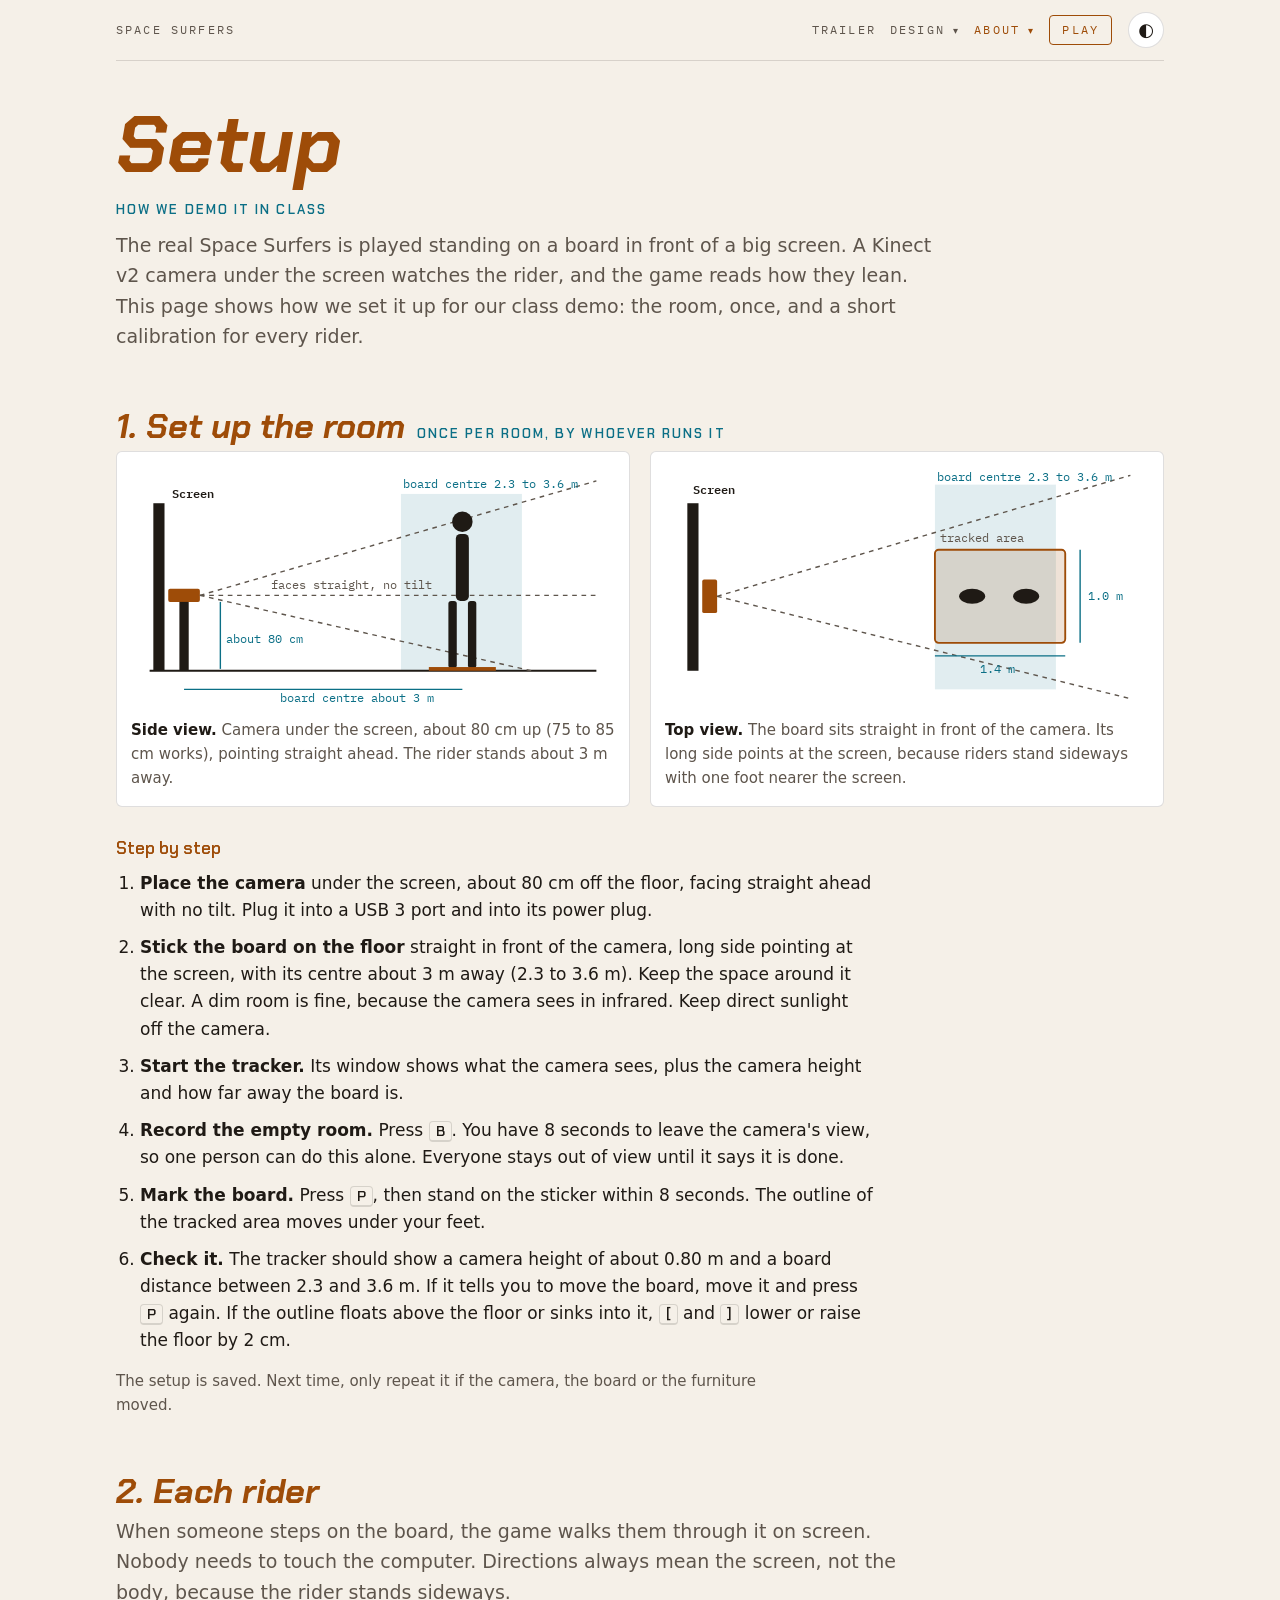
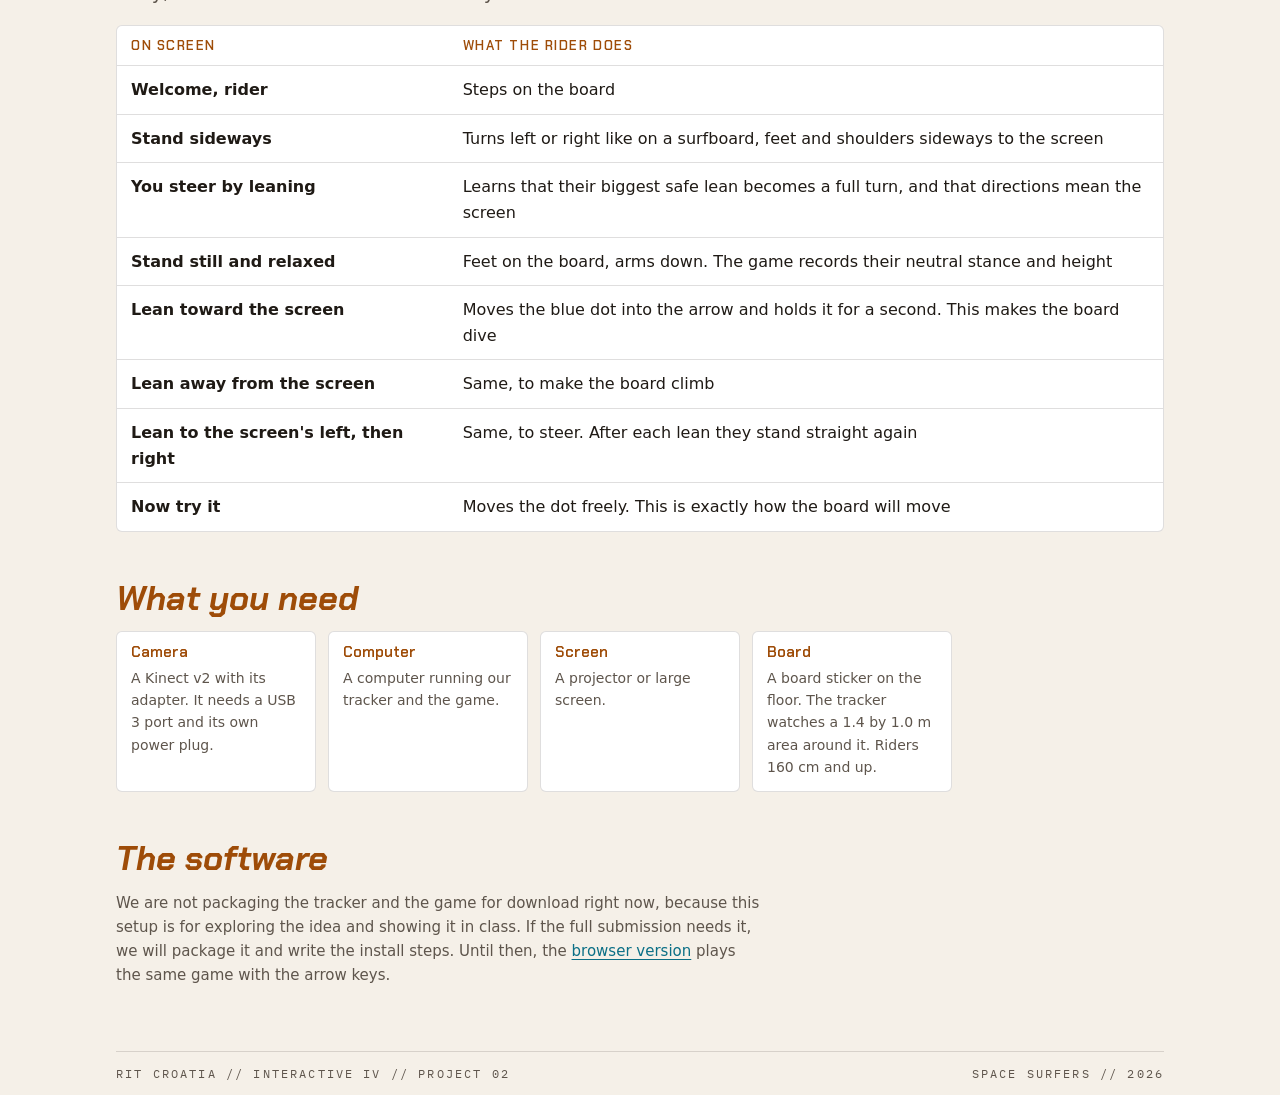
<file: install/index.html>
<!doctype html>
<html lang="en">
<head>
<meta charset="utf-8">
<meta name="viewport" content="width=device-width, initial-scale=1">
<title>Setup // Space Surfers</title>
<script>try{var t=localStorage.getItem("theme");if(t)document.documentElement.dataset.theme=t}catch(e){}</script>
<meta name="description" content="How to set up the room, the camera and the board for Space Surfers, and how each rider is calibrated.">
<link rel="preconnect" href="https://fonts.googleapis.com">
<link rel="preconnect" href="https://fonts.gstatic.com" crossorigin>
<link href="https://fonts.googleapis.com/css2?family=Chakra+Petch:ital,wght@0,600;1,700&family=IBM+Plex+Mono:wght@400&display=swap" rel="stylesheet">
<link rel="stylesheet" href="../docs.css">
<style>
  .views { display: grid; gap: 20px; grid-template-columns: repeat(auto-fit, minmax(300px, 1fr)); }
  .view { margin: 0; background: var(--panel); border: 1px solid var(--rule); border-radius: 6px; padding: 14px 14px 16px; display: grid; gap: 10px; }
  .view svg { width: 100%; height: auto; display: block; }
  .view figcaption { font-size: 15px; color: var(--dim); }
  .view figcaption b { color: var(--ink); }
  .view .line { stroke: var(--ink); stroke-width: 2; fill: none; }
  .view .soft { stroke: var(--dim); stroke-width: 1.5; fill: none; stroke-dasharray: 5 5; }
  .view .measure { stroke: var(--link); stroke-width: 1.5; fill: none; }
  .view .zone { fill: var(--orange); fill-opacity: 0.16; stroke: var(--orange); stroke-width: 2; }
  .view .band { fill: var(--link); fill-opacity: 0.12; }
  .view .solid { fill: var(--ink); }
  .view .accent { fill: var(--orange); }
  .view text { font: 13px "IBM Plex Mono", ui-monospace, monospace; fill: var(--dim); }
  .view text.label { fill: var(--ink); font-weight: 600; }
  .view text.blue { fill: var(--link); }
  .part { display: flex; align-items: baseline; gap: 12px; flex-wrap: wrap; margin: 56px 0 6px; }
  .part h2 { margin: 0; }
  .part .tag { margin: 0; }
  .wrap > h3 { margin: 32px 0 12px; color: var(--orange); }
  ol.steps li b { color: var(--ink); }
  .need { grid-template-columns: repeat(auto-fill, minmax(180px, 1fr)); gap: 12px; }
  .need .card { padding: 12px 14px; }
  .need .card h3 { font-size: 15px; }
  .need .card p { font-size: 14px; }
  .key { font: 600 14px "Chakra Petch", sans-serif; border: 1px solid var(--rule); border-bottom-width: 2px; border-radius: 4px; padding: 0 6px; }
</style>
<link rel="stylesheet" href="../nav.css">
</head>
<body>
<div class="wrap">
  <header class="bar">
    <a class="home" href="../">Space Surfers</a>
    <nav class="sitenav" aria-label="Site"><a href="../video/">Trailer</a><details><summary>Design</summary><div class="menu"><a href="../lookbook/">Look book</a><a href="../city/">City</a><a href="../models/">Models</a><a href="../sound/">Sound</a></div></details><details><summary class="here">About</summary><div class="menu"><a href="../docs/">Docs</a><a href="../install/" aria-current="page">Setup</a></div></details><a class="play" href="../play/">Play</a></nav>
    <button class="theme" type="button" aria-label="Switch light or dark mode">◐</button>
  </header>

  <h1>Setup</h1>
  <p class="tag">How we demo it in class</p>
  <p class="lead">The real Space Surfers is played standing on a board in front of a big screen. A Kinect v2 camera under the screen watches the rider, and the game reads how they lean. This page shows how we set it up for our class demo: the room, once, and a short calibration for every rider.</p>

  <div class="part"><h2>1. Set up the room</h2><p class="tag">Once per room, by whoever runs it</p></div>

  <div class="views">
    <figure class="view">
      <svg viewBox="0 0 520 260" role="img" aria-label="Side view: the camera sits under the screen about 80 cm off the floor, facing straight ahead. The board is about 3 metres away, inside the best range of 2.3 to 3.6 metres.">
        <rect class="band" x="290" y="30" width="130" height="190"/>
        <line class="line" x1="20" y1="220" x2="500" y2="220"/>
        <rect class="solid" x="24" y="40" width="12" height="180"/>
        <text class="label" x="44" y="34">Screen</text>
        <rect class="accent" x="40" y="132" width="34" height="14" rx="2"/>
        <rect class="solid" x="52" y="146" width="10" height="74"/>
        <line class="soft" x1="74" y1="139" x2="500" y2="139"/>
        <line class="soft" x1="74" y1="139" x2="500" y2="16"/>
        <line class="soft" x1="74" y1="139" x2="430" y2="220"/>
        <line class="measure" x1="96" y1="146" x2="96" y2="218"/>
        <text class="blue" x="102" y="190">about 80 cm</text>
        <circle class="solid" cx="356" cy="60" r="11"/>
        <rect class="solid" x="349" y="73" width="14" height="72" rx="5"/>
        <rect class="solid" x="341" y="145" width="9" height="72" rx="3"/>
        <rect class="solid" x="362" y="145" width="9" height="72" rx="3"/>
        <rect class="accent" x="320" y="216" width="72" height="4"/>
        <line class="measure" x1="57" y1="240" x2="356" y2="240"/>
        <text class="blue" x="160" y="254">board centre about 3 m</text>
        <text class="blue" x="292" y="24">board centre 2.3 to 3.6 m</text>
        <text x="150" y="132">faces straight, no tilt</text>
      </svg>
      <figcaption><b>Side view.</b> Camera under the screen, about 80 cm up (75 to 85 cm works), pointing straight ahead. The rider stands about 3 m away.</figcaption>
    </figure>
    <figure class="view">
      <svg viewBox="0 0 520 260" role="img" aria-label="Top view: the camera faces the board straight on. The tracked area is 1.4 metres long toward the screen and 1.0 metre wide. The rider stands sideways, with one foot nearer the screen.">
        <rect class="band" x="290" y="20" width="130" height="220"/>
        <rect class="solid" x="24" y="40" width="12" height="180"/>
        <text class="label" x="30" y="30">Screen</text>
        <rect class="accent" x="40" y="122" width="16" height="36" rx="2"/>
        <line class="soft" x1="56" y1="140" x2="500" y2="10"/>
        <line class="soft" x1="56" y1="140" x2="500" y2="250"/>
        <rect class="zone" x="290" y="90" width="140" height="100" rx="4"/>
        <ellipse class="solid" cx="330" cy="140" rx="14" ry="8"/>
        <ellipse class="solid" cx="388" cy="140" rx="14" ry="8"/>
        <line class="measure" x1="290" y1="204" x2="430" y2="204"/>
        <text class="blue" x="338" y="222">1.4 m</text>
        <line class="measure" x1="446" y1="90" x2="446" y2="190"/>
        <text class="blue" x="454" y="144">1.0 m</text>
        <text x="296" y="82">tracked area</text>
        <text class="blue" x="292" y="16">board centre 2.3 to 3.6 m</text>
      </svg>
      <figcaption><b>Top view.</b> The board sits straight in front of the camera. Its long side points at the screen, because riders stand sideways with one foot nearer the screen.</figcaption>
    </figure>
  </div>

  <h3>Step by step</h3>
  <ol class="steps">
    <li><b>Place the camera</b> under the screen, about 80 cm off the floor, facing straight ahead with no tilt. Plug it into a USB 3 port and into its power plug.</li>
    <li><b>Stick the board on the floor</b> straight in front of the camera, long side pointing at the screen, with its centre about 3 m away (2.3 to 3.6 m). Keep the space around it clear. A dim room is fine, because the camera sees in infrared. Keep direct sunlight off the camera.</li>
    <li><b>Start the tracker.</b> Its window shows what the camera sees, plus the camera height and how far away the board is.</li>
    <li><b>Record the empty room.</b> Press <span class="key">B</span>. You have 8 seconds to leave the camera's view, so one person can do this alone. Everyone stays out of view until it says it is done.</li>
    <li><b>Mark the board.</b> Press <span class="key">P</span>, then stand on the sticker within 8 seconds. The outline of the tracked area moves under your feet.</li>
    <li><b>Check it.</b> The tracker should show a camera height of about 0.80 m and a board distance between 2.3 and 3.6 m. If it tells you to move the board, move it and press <span class="key">P</span> again. If the outline floats above the floor or sinks into it, <span class="key">[</span> and <span class="key">]</span> lower or raise the floor by 2 cm.</li>
  </ol>
  <p class="note" style="margin-top:14px">The setup is saved. Next time, only repeat it if the camera, the board or the furniture moved.</p>

  <div class="part"><h2>2. Each rider</h2></div>
  <p class="lead" style="margin-top:6px">When someone steps on the board, the game walks them through it on screen. Nobody needs to touch the computer. Directions always mean the screen, not the body, because the rider stands sideways.</p>
  <div class="table-wrap" style="margin-top:18px"><table>
    <tr><th>On screen</th><th>What the rider does</th></tr>
    <tr><td>Welcome, rider</td><td>Steps on the board</td></tr>
    <tr><td>Stand sideways</td><td>Turns left or right like on a surfboard, feet and shoulders sideways to the screen</td></tr>
    <tr><td>You steer by leaning</td><td>Learns that their biggest safe lean becomes a full turn, and that directions mean the screen</td></tr>
    <tr><td>Stand still and relaxed</td><td>Feet on the board, arms down. The game records their neutral stance and height</td></tr>
    <tr><td>Lean toward the screen</td><td>Moves the blue dot into the arrow and holds it for a second. This makes the board dive</td></tr>
    <tr><td>Lean away from the screen</td><td>Same, to make the board climb</td></tr>
    <tr><td>Lean to the screen's left, then right</td><td>Same, to steer. After each lean they stand straight again</td></tr>
    <tr><td>Now try it</td><td>Moves the dot freely. This is exactly how the board will move</td></tr>
  </table></div>

  <h2>What you need</h2>
  <div class="grid need">
    <div class="card"><h3>Camera</h3><p>A Kinect v2 with its adapter. It needs a USB 3 port and its own power plug.</p></div>
    <div class="card"><h3>Computer</h3><p>A computer running our tracker and the game.</p></div>
    <div class="card"><h3>Screen</h3><p>A projector or large screen.</p></div>
    <div class="card"><h3>Board</h3><p>A board sticker on the floor. The tracker watches a 1.4 by 1.0 m area around it. Riders 160 cm and up.</p></div>
  </div>

  <h2>The software</h2>
  <p class="note" style="margin-top:4px">We are not packaging the tracker and the game for download right now, because this setup is for exploring the idea and showing it in class. If the full submission needs it, we will package it and write the install steps. Until then, the <a href="../play/">browser version</a> plays the same game with the arrow keys.</p>

  <footer class="bar">
    <span>RIT Croatia // Interactive IV // Project 02</span>
    <span>Space Surfers // 2026</span>
  </footer>
</div>
<script src="../theme.js"></script>
<script src="../nav.js"></script>
</body>
</html>
</file>
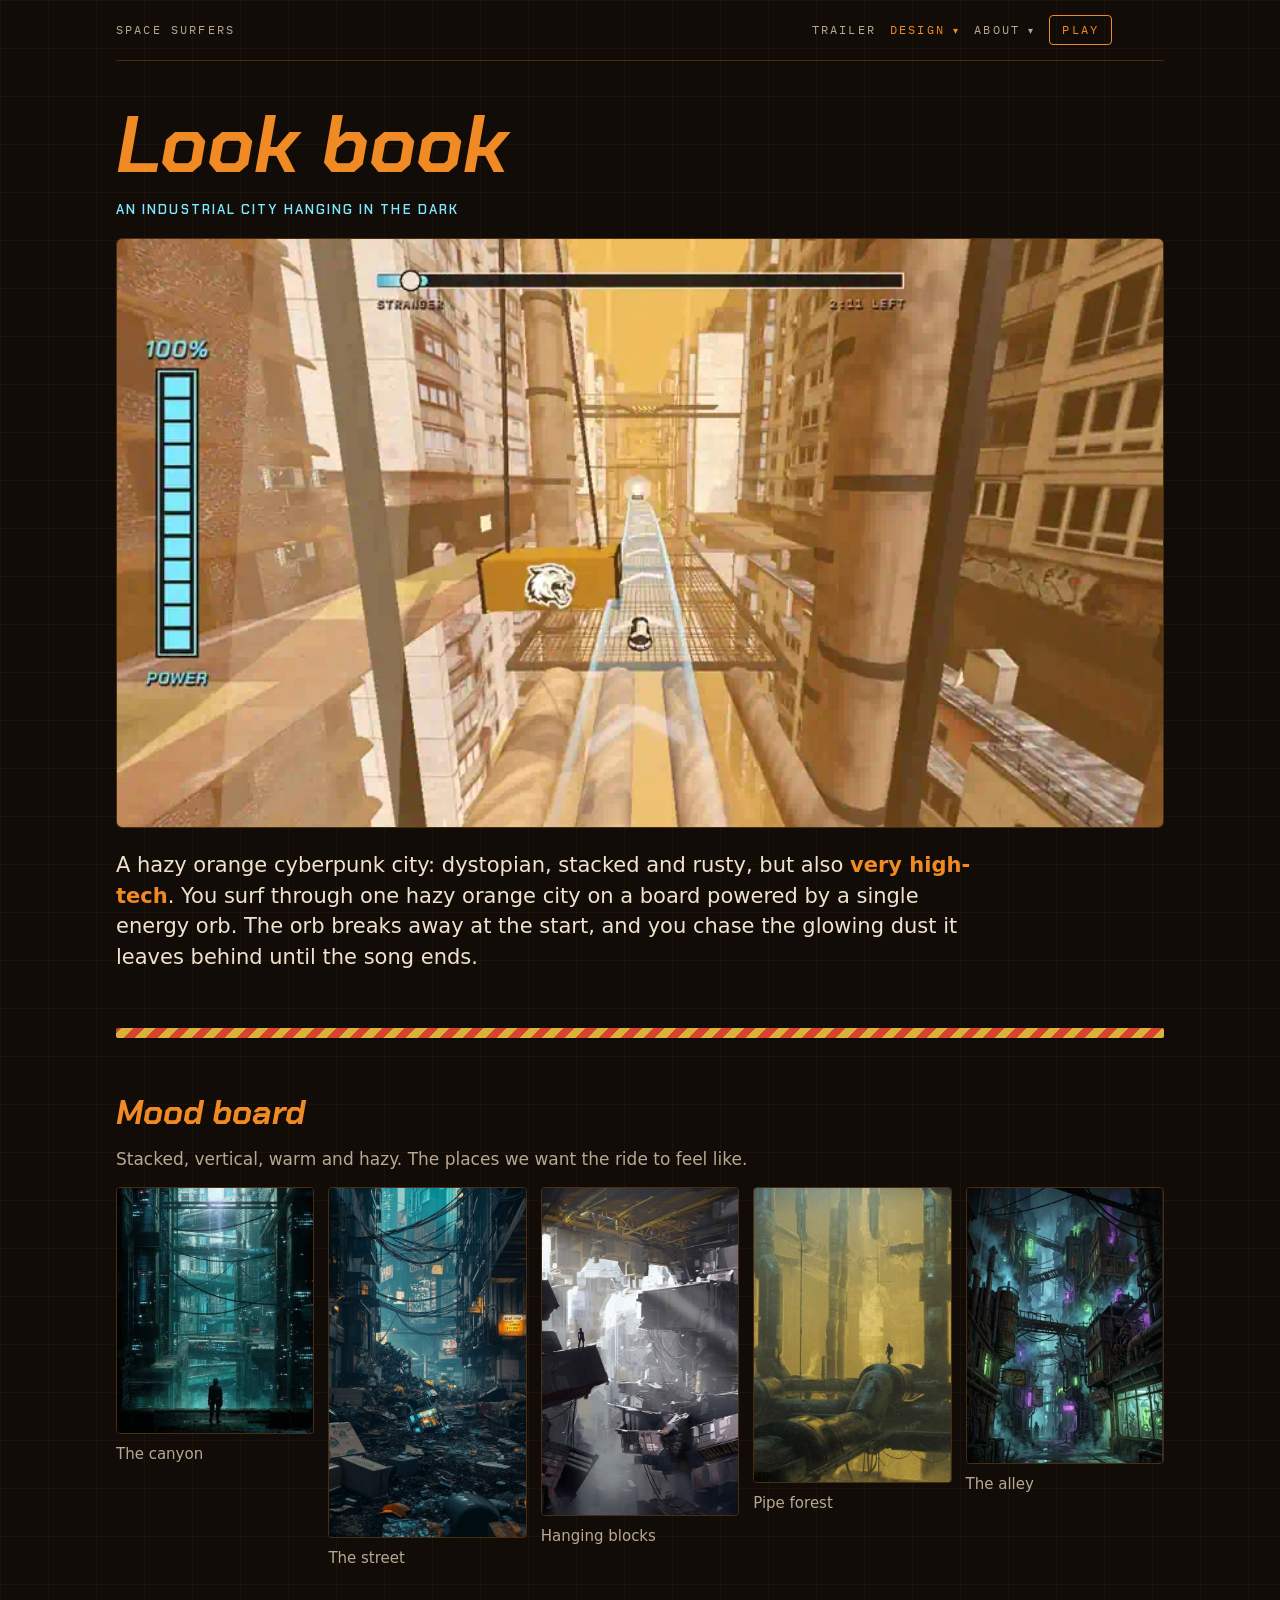
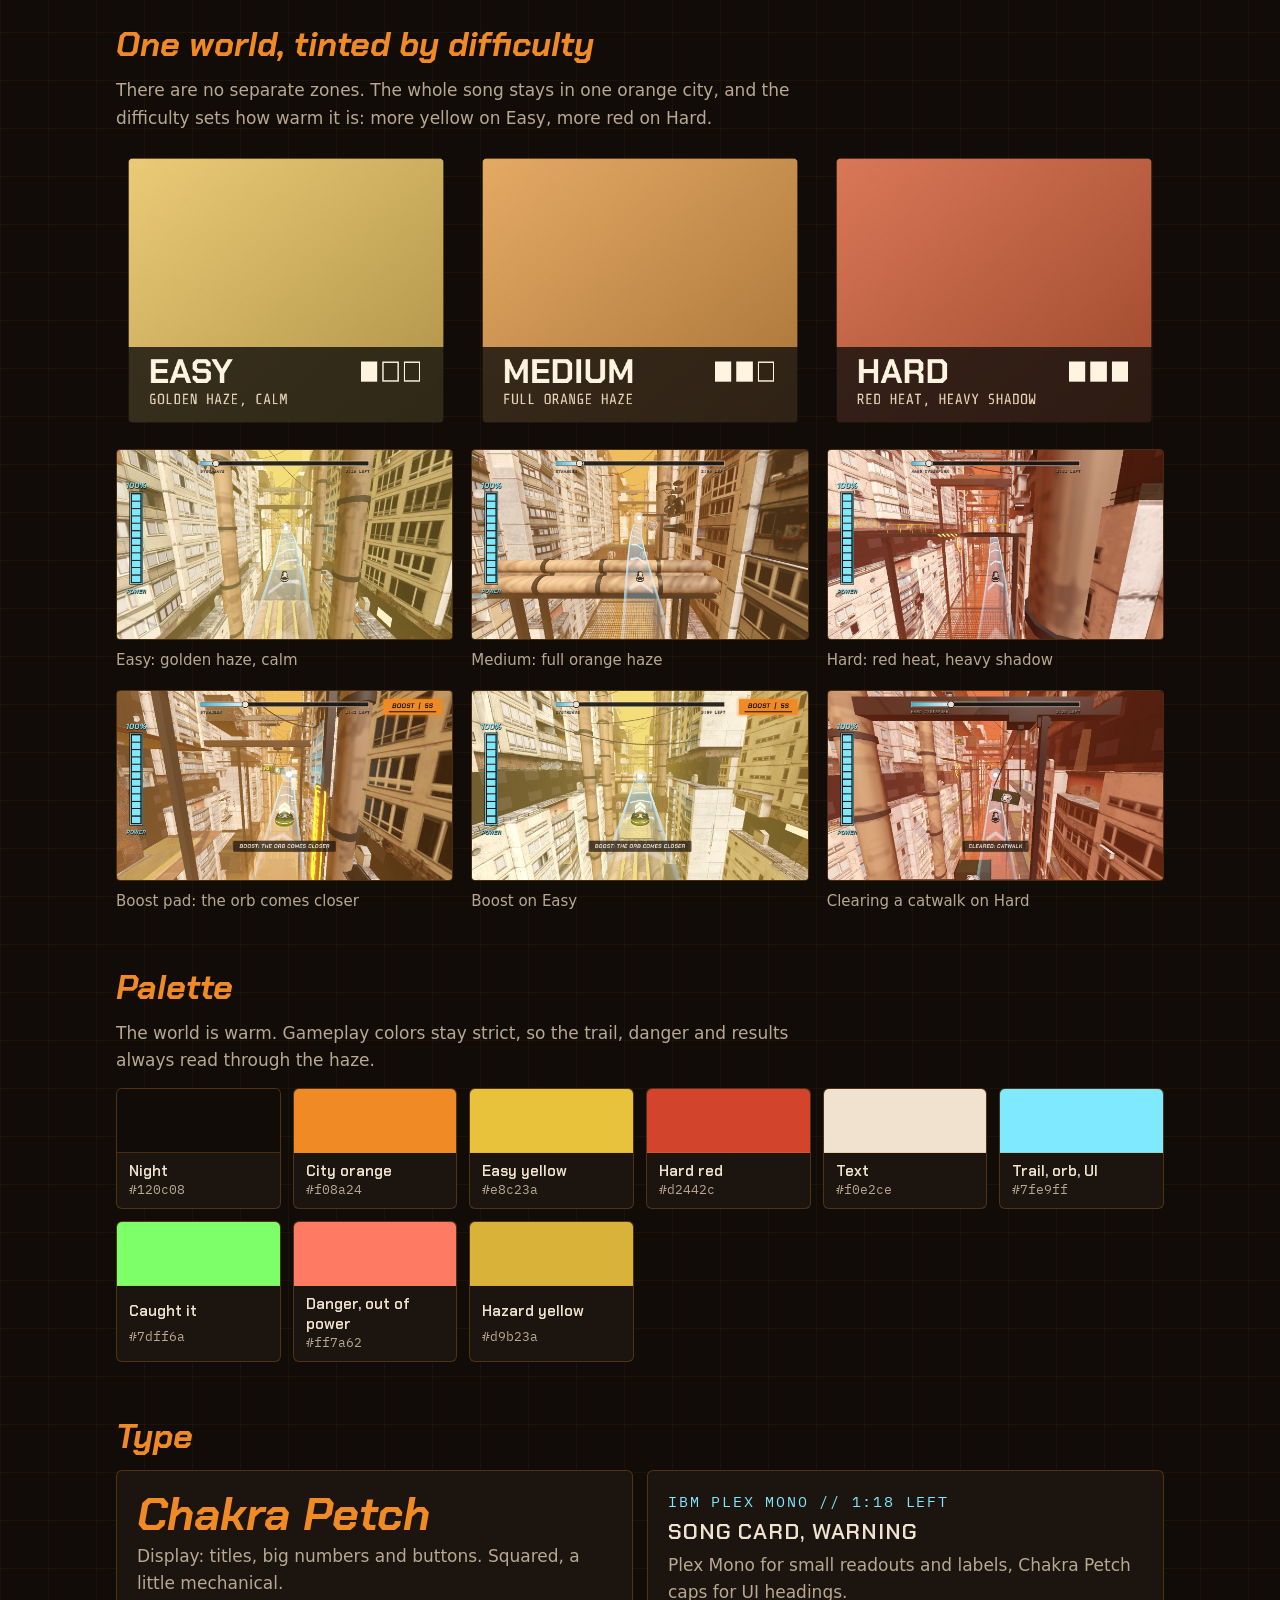
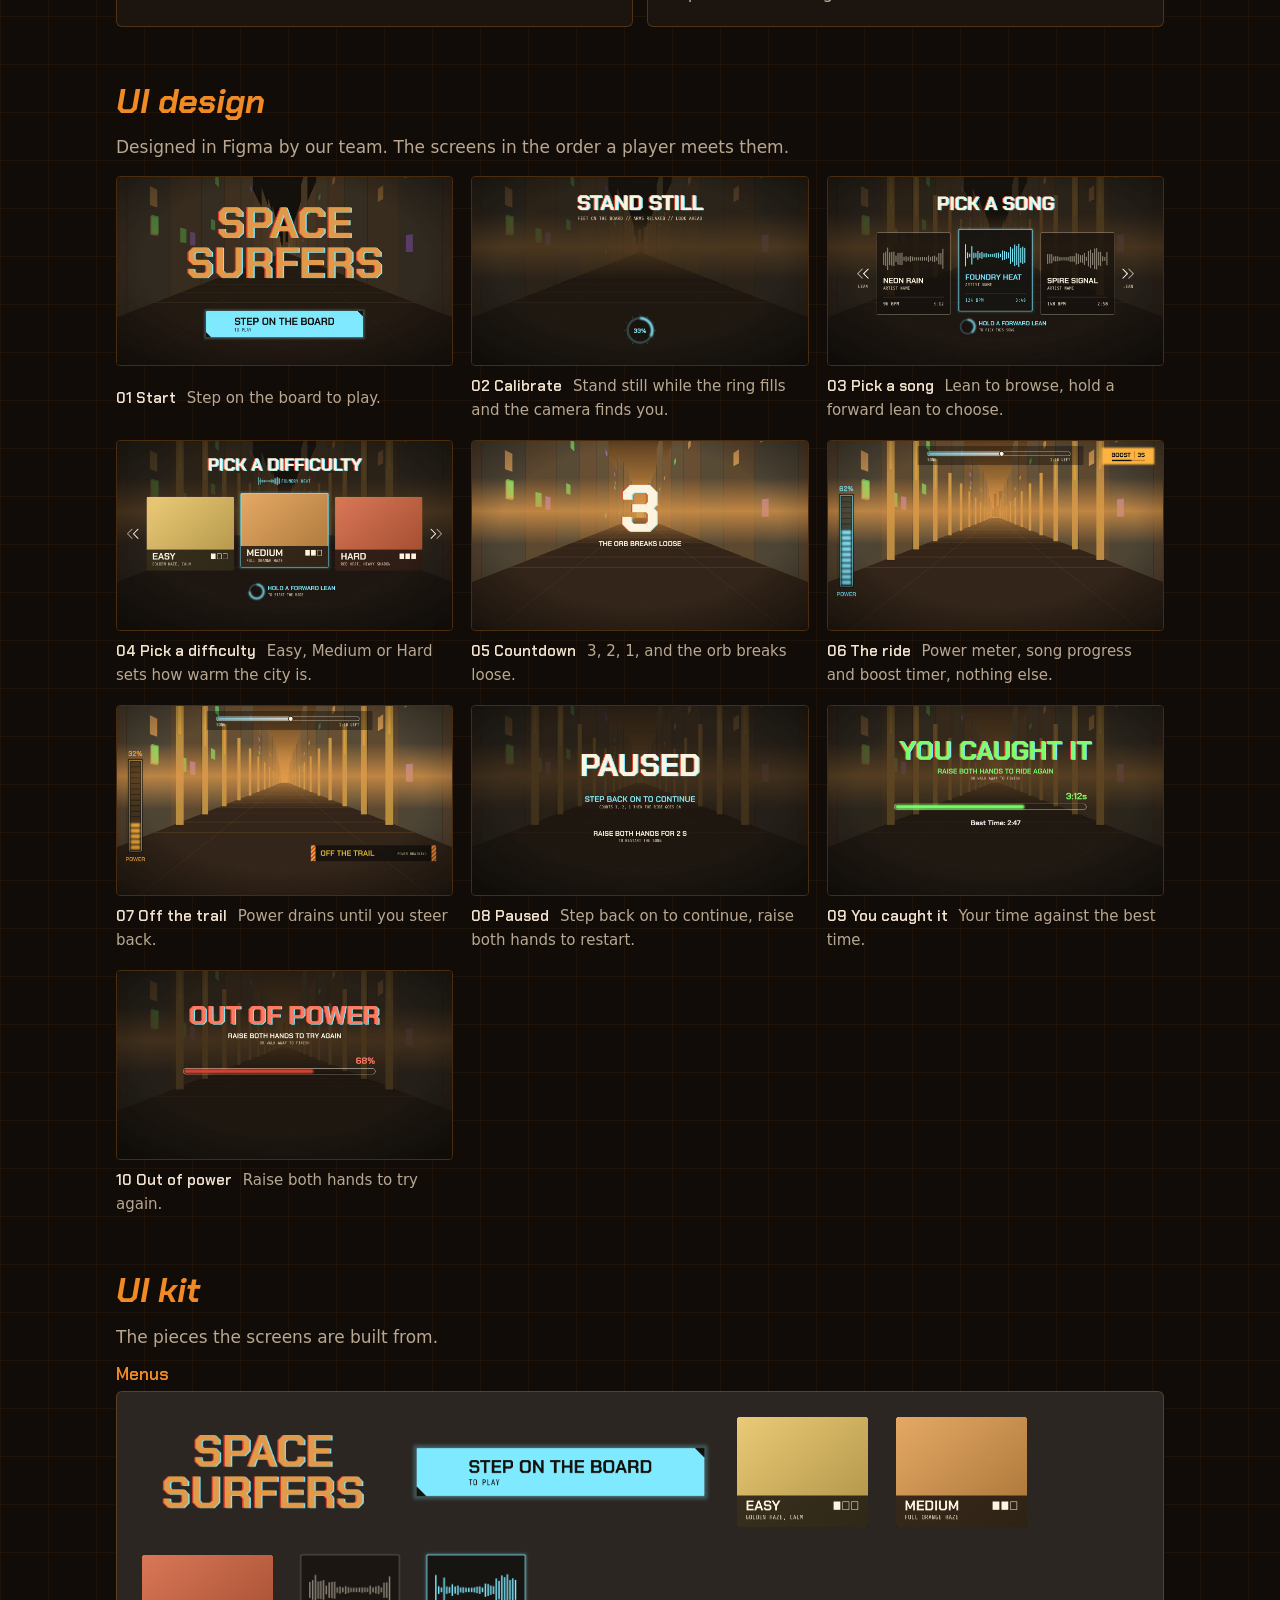
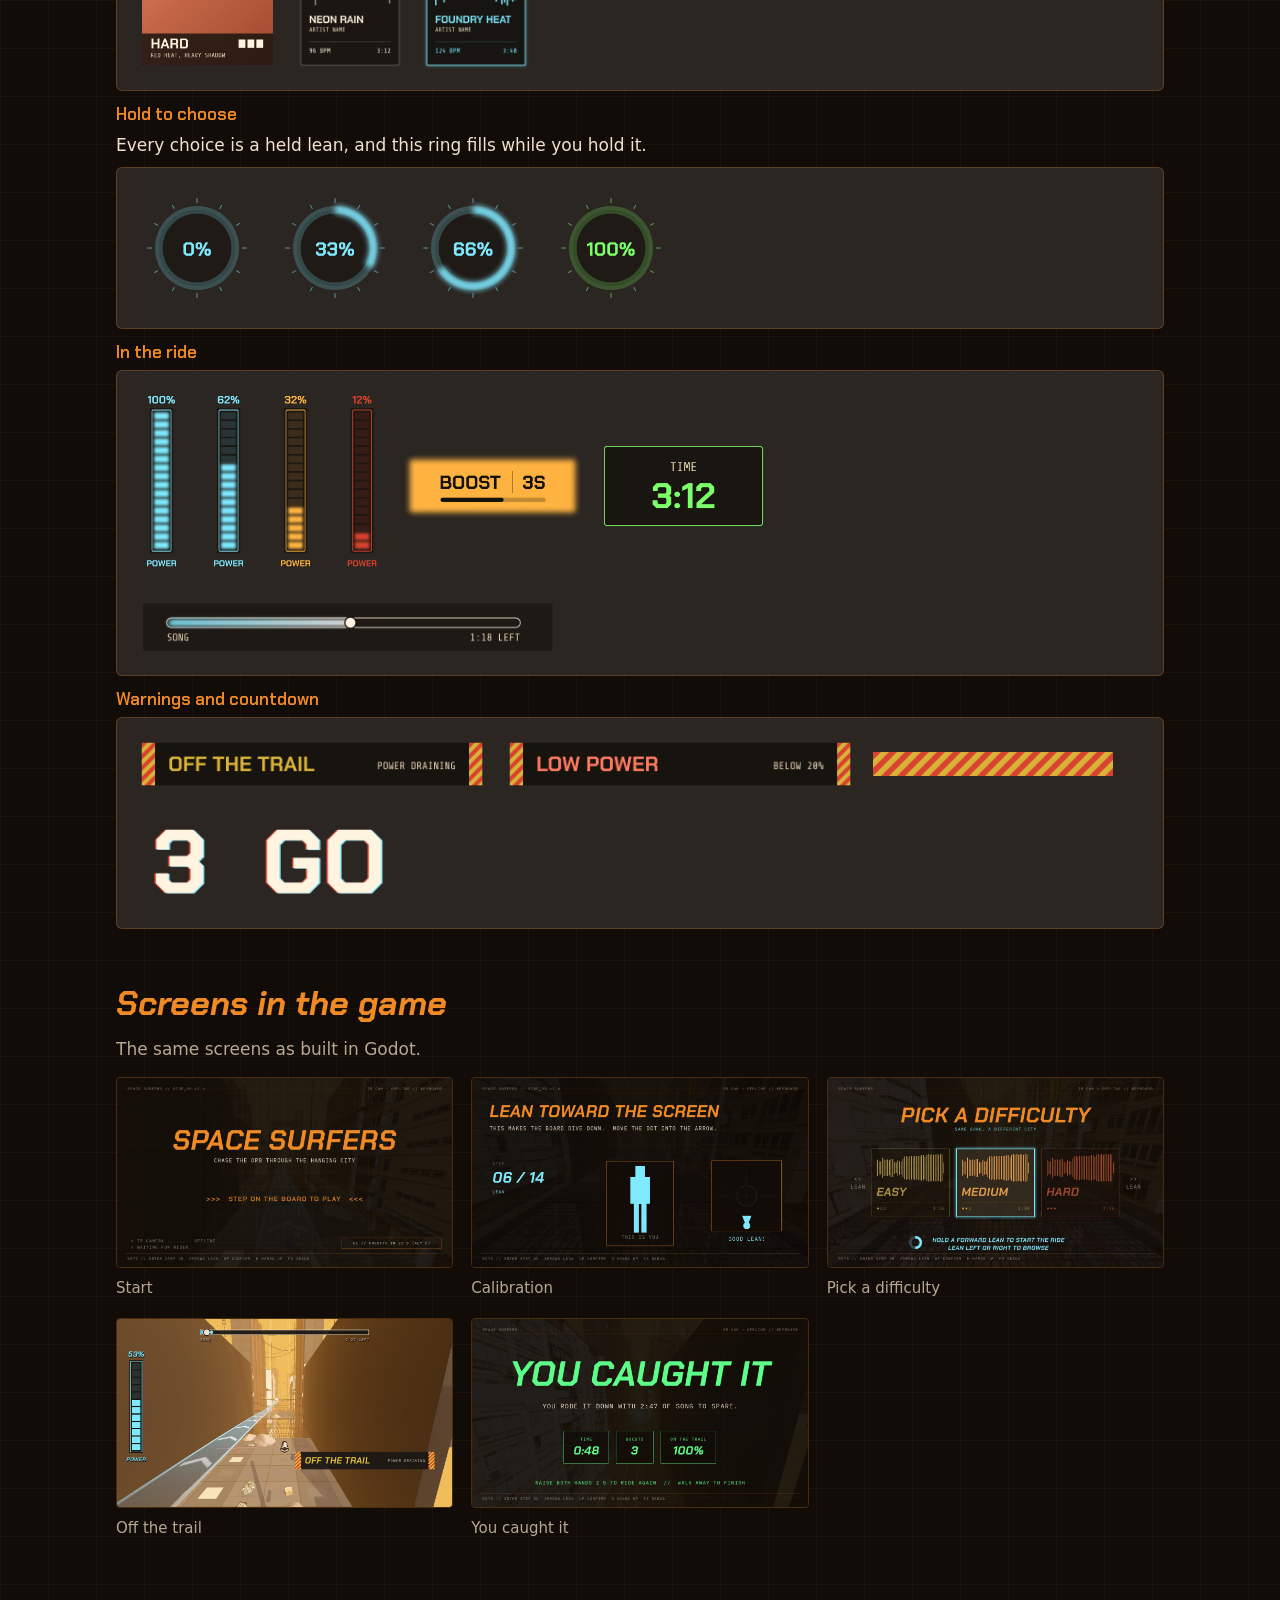
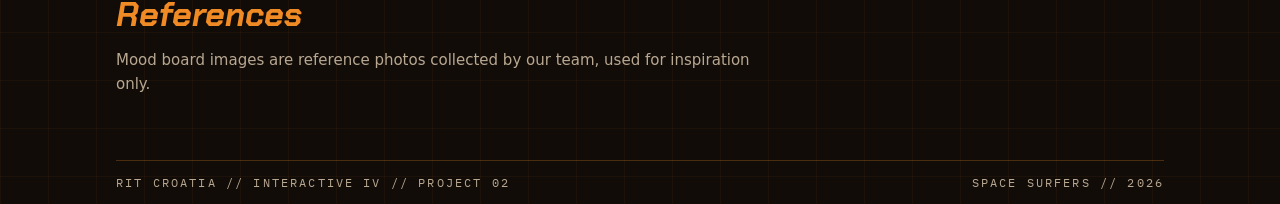
<file: lookbook/index.html>
<!doctype html>
<html lang="en" data-theme="dark">
<head>
<meta charset="utf-8">
<meta name="viewport" content="width=device-width, initial-scale=1">
<title>Look book // Space Surfers</title>
<meta name="description" content="The look of Space Surfers: mood board, palette, type and the UI design.">
<link rel="preconnect" href="https://fonts.googleapis.com">
<link rel="preconnect" href="https://fonts.gstatic.com" crossorigin>
<link href="https://fonts.googleapis.com/css2?family=Chakra+Petch:ital,wght@0,600;0,700;1,700&family=IBM+Plex+Mono:wght@400;600&display=swap" rel="stylesheet">
<link rel="stylesheet" href="../docs.css">
<style>
/* Look book: always dark, with the game's grid behind the calm reading layout. */
body { background-image: linear-gradient(rgba(240,138,36,.05) 1px, transparent 1px), linear-gradient(90deg, rgba(240,138,36,.05) 1px, transparent 1px); background-size: 48px 48px; }
.hero { margin-top: 20px; border: 1px solid var(--rule); border-radius: 6px; overflow: hidden; display: block; width: 100%; height: auto; }
.thesis { font-size: 21px; line-height: 1.45; max-width: 64ch; margin-top: 22px; }
.thesis b { color: var(--orange); }
.stripe { height: 10px; border-radius: 2px; background: repeating-linear-gradient(-45deg, #d9b23a 0 8px, #d8432f 8px 16px); margin-top: 56px; }
.mood { display: grid; gap: 14px; grid-template-columns: repeat(5, minmax(0, 1fr)); align-items: start; }
@media (max-width: 860px) { .mood { grid-template-columns: repeat(2, minmax(0, 1fr)); } }
figure { margin: 0; display: grid; gap: 8px; min-width: 0; }
figure img { display: block; width: 100%; height: auto; border-radius: 4px; border: 1px solid var(--rule); }
figcaption { font-size: 15px; color: var(--dim); }
figcaption b { color: var(--ink); font-family: "Chakra Petch", sans-serif; font-weight: 600; margin-right: 6px; }
.shots { display: grid; gap: 18px; grid-template-columns: repeat(auto-fill, minmax(300px, 1fr)); }
.strata { display: grid; gap: 14px; grid-template-columns: repeat(3, minmax(0, 1fr)); }
@media (max-width: 700px) { .strata { grid-template-columns: minmax(0, 1fr); } }
.strata img { width: 100%; height: auto; display: block; }
.swatches { display: grid; gap: 12px; grid-template-columns: repeat(auto-fill, minmax(140px, 1fr)); }
.swatch { background: var(--panel); border: 1px solid var(--rule); border-radius: 6px; overflow: hidden; display: grid; }
.swatch i { display: block; height: 64px; border-bottom: 1px solid var(--rule); }
.swatch b { font: 600 15px "Chakra Petch", sans-serif; padding: 8px 12px 0; }
.swatch code { font: 13px "IBM Plex Mono", monospace; color: var(--dim); padding: 0 12px 10px; }
.type { display: grid; gap: 14px; grid-template-columns: repeat(auto-fit, minmax(280px, 1fr)); }
.type .card { padding: 20px; }
.type .sample1 { font: italic 700 46px/1 "Chakra Petch", sans-serif; color: var(--orange); }
.type .sample2 { font: 600 22px/1.2 "Chakra Petch", sans-serif; text-transform: uppercase; letter-spacing: .04em; }
.type .sample3 { font: 15px/1.5 "IBM Plex Mono", monospace; text-transform: uppercase; letter-spacing: .12em; color: var(--link); }
.type .logo img { width: 100%; max-width: 360px; height: auto; }
.kit { background: #2b2622; border: 1px solid var(--rule); border-radius: 6px; padding: 20px; display: flex; flex-wrap: wrap; gap: 18px; align-items: center; }
.kit img { height: 120px; width: auto; max-width: 100%; }
.kit img.wide { height: 70px; }
.kit img.tall { height: 190px; }
.kit-group { display: grid; gap: 8px; }
.kit-group h3 { color: var(--orange); }
ul.refs { margin: 0; padding-left: 20px; display: grid; gap: 6px; }
</style>
<link rel="stylesheet" href="../nav.css">
<style>
/* click to enlarge: mood board, UI design and screens in the game (Jane 2026-11-15) */
section[aria-labelledby="h-mood"] img, section[aria-labelledby="h-ui"] img, section[aria-labelledby="h-built"] img { cursor: zoom-in; }
dialog.big { padding: 0; border: 0; background: transparent; max-width: 96vw; max-height: 92vh; }
dialog.big::backdrop { background: rgba(0, 0, 0, 0.85); }
dialog.big img { display: block; max-width: 96vw; max-height: 92vh; width: auto; height: auto; border-radius: 6px; cursor: zoom-out; }
</style>
</head>
<body>
<div class="wrap">
  <header class="bar">
    <a class="home" href="../">Space Surfers</a>
    <nav class="sitenav" aria-label="Site"><a href="../video/">Trailer</a><details><summary class="here">Design</summary><div class="menu"><a href="../lookbook/" aria-current="page">Look book</a><a href="../city/">City</a><a href="../models/">Models</a><a href="../sound/">Sound</a></div></details><details><summary>About</summary><div class="menu"><a href="../docs/">Docs</a><a href="../install/">Setup</a></div></details><a class="play" href="../play/">Play</a></nav>
    <span class="theme-slot" aria-hidden="true"></span>
  </header>

  <main>
    <h1>Look book</h1>
    <p class="tag">An industrial city hanging in the dark</p>
    <img class="hero" src="img/ride_clip.webp" alt="Twelve seconds of a Medium ride: the board follows the glowing trail through the orange city, under pipes and past signs" width="800" height="450">
    <p class="thesis">A hazy orange cyberpunk city: dystopian, stacked and rusty, but also <b>very high-tech</b>. You surf through one hazy orange city on a board powered by a single energy orb. The orb breaks away at the start, and you chase the glowing dust it leaves behind until the song ends.</p>

    <div class="stripe" role="presentation"></div>

    <section aria-labelledby="h-mood">
      <h2 id="h-mood">Mood board</h2>
      <p>Stacked, vertical, warm and hazy. The places we want the ride to feel like.</p>
      <div class="mood"><figure class=""><img src="img/mood1.jpg" alt="Reference image: Panel blocks stacked into a deep canyon" loading="lazy"><figcaption>The canyon</figcaption></figure><figure class=""><img src="img/mood2.jpg" alt="Reference image: A narrow street under signs and cables" loading="lazy"><figcaption>The street</figcaption></figure><figure class=""><img src="img/mood3.jpg" alt="Reference image: Buildings hanging over the void" loading="lazy"><figcaption>Hanging blocks</figcaption></figure><figure class=""><img src="img/mood4.jpg" alt="Reference image: A dense tangle of industrial pipes" loading="lazy"><figcaption>Pipe forest</figcaption></figure><figure class=""><img src="img/mood5.jpg" alt="Reference image: A neon-lit back alley" loading="lazy"><figcaption>The alley</figcaption></figure></div>
    </section>


    <section aria-labelledby="h-world">
      <h2 id="h-world">One world, tinted by difficulty</h2>
      <p>There are no separate zones. The whole song stays in one orange city, and the difficulty sets how warm it is: more yellow on Easy, more red on Hard.</p>
      <div class="strata">
        <img src="img/kit_difficulty_easy.png" alt="Easy: golden haze, calm">
        <img src="img/kit_difficulty_medium.png" alt="Medium: full orange haze">
        <img src="img/kit_difficulty_hard.png" alt="Hard: red heat, heavy shadow">
      </div>
      <div class="shots"><figure><img src="img/game_easy_a.jpg" alt="Easy: the city in golden haze" loading="lazy" width="1280" height="720"><figcaption>Easy: golden haze, calm</figcaption></figure><figure><img src="img/game_medium_a.jpg" alt="Medium: full orange haze, pipes across the trail" loading="lazy" width="1280" height="720"><figcaption>Medium: full orange haze</figcaption></figure><figure><img src="img/game_hard_a.jpg" alt="Hard: red heat and heavy shadow under the catwalks" loading="lazy" width="1280" height="720"><figcaption>Hard: red heat, heavy shadow</figcaption></figure><figure><img src="img/game_medium_boost.jpg" alt="A boost pad on the trail, with the boost timer on screen" loading="lazy" width="1280" height="720"><figcaption>Boost pad: the orb comes closer</figcaption></figure><figure><img src="img/game_easy_boost.jpg" alt="Boost on Easy, between the panel blocks" loading="lazy" width="1280" height="720"><figcaption>Boost on Easy</figcaption></figure><figure><img src="img/game_hard_b.jpg" alt="Clearing a catwalk on Hard" loading="lazy" width="1280" height="720"><figcaption>Clearing a catwalk on Hard</figcaption></figure></div>
    </section>

    <section aria-labelledby="h-palette">
      <h2 id="h-palette">Palette</h2>
      <p>The world is warm. Gameplay colors stay strict, so the trail, danger and results always read through the haze.</p>
      <div class="swatches"><div class="swatch"><i style="background:#120c08"></i><b>Night</b><code>#120c08</code></div><div class="swatch"><i style="background:#f08a24"></i><b>City orange</b><code>#f08a24</code></div><div class="swatch"><i style="background:#e8c23a"></i><b>Easy yellow</b><code>#e8c23a</code></div><div class="swatch"><i style="background:#d2442c"></i><b>Hard red</b><code>#d2442c</code></div><div class="swatch"><i style="background:#f0e2ce"></i><b>Text</b><code>#f0e2ce</code></div><div class="swatch"><i style="background:#7fe9ff"></i><b>Trail, orb, UI</b><code>#7fe9ff</code></div><div class="swatch"><i style="background:#7dff6a"></i><b>Caught it</b><code>#7dff6a</code></div><div class="swatch"><i style="background:#ff7a62"></i><b>Danger, out of power</b><code>#ff7a62</code></div><div class="swatch"><i style="background:#d9b23a"></i><b>Hazard yellow</b><code>#d9b23a</code></div></div>
    </section>

    <section aria-labelledby="h-type">
      <h2 id="h-type">Type</h2>
      <div class="type">
        <div class="card"><span class="sample1">Chakra Petch</span><p>Display: titles, big numbers and buttons. Squared, a little mechanical.</p></div>
        <div class="card"><span class="sample3">IBM Plex Mono // 1:18 left</span><span class="sample2">Song card, warning</span><p>Plex Mono for small readouts and labels, Chakra Petch caps for UI headings.</p></div>
      </div>
    </section>

    <section aria-labelledby="h-ui">
      <h2 id="h-ui">UI design</h2>
      <p>Designed in Figma by our team. The screens in the order a player meets them.</p>
      <div class="shots"><figure class=""><img src="img/ui_main.jpg" alt="UI design: Start screen" loading="lazy"><figcaption><b>01 Start</b> Step on the board to play.</figcaption></figure><figure class=""><img src="img/ui_calibrate.jpg" alt="UI design: Calibrate screen" loading="lazy"><figcaption><b>02 Calibrate</b> Stand still while the ring fills and the camera finds you.</figcaption></figure><figure class=""><img src="img/ui_song.jpg" alt="UI design: Pick a song screen" loading="lazy"><figcaption><b>03 Pick a song</b> Lean to browse, hold a forward lean to choose.</figcaption></figure><figure class=""><img src="img/ui_level.jpg" alt="UI design: Pick a difficulty screen" loading="lazy"><figcaption><b>04 Pick a difficulty</b> Easy, Medium or Hard sets how warm the city is.</figcaption></figure><figure class=""><img src="img/ui_countdown.jpg" alt="UI design: Countdown screen" loading="lazy"><figcaption><b>05 Countdown</b> 3, 2, 1, and the orb breaks loose.</figcaption></figure><figure class=""><img src="img/ui_game.jpg" alt="UI design: The ride screen" loading="lazy"><figcaption><b>06 The ride</b> Power meter, song progress and boost timer, nothing else.</figcaption></figure><figure class=""><img src="img/ui_warning.jpg" alt="UI design: Off the trail screen" loading="lazy"><figcaption><b>07 Off the trail</b> Power drains until you steer back.</figcaption></figure><figure class=""><img src="img/ui_pause.jpg" alt="UI design: Paused screen" loading="lazy"><figcaption><b>08 Paused</b> Step back on to continue, raise both hands to restart.</figcaption></figure><figure class=""><img src="img/ui_win.jpg" alt="UI design: You caught it screen" loading="lazy"><figcaption><b>09 You caught it</b> Your time against the best time.</figcaption></figure><figure class=""><img src="img/ui_lose.jpg" alt="UI design: Out of power screen" loading="lazy"><figcaption><b>10 Out of power</b> Raise both hands to try again.</figcaption></figure></div>
    </section>

    <section aria-labelledby="h-kit">
      <h2 id="h-kit">UI kit</h2>
      <p>The pieces the screens are built from.</p>
      <div class="kit-group"><h3>Menus</h3><div class="kit"><img class="wide" src="img/kit_logo_space_surfers.png" style="height:90px" alt="Space Surfers logo" loading="lazy"><img class="wide" src="img/kit_button_start.png" style="height:64px" alt="Step on the board button" loading="lazy"><img class="" src="img/kit_difficulty_easy.png" alt="Easy card" loading="lazy"><img class="" src="img/kit_difficulty_medium.png" alt="Medium card" loading="lazy"><img class="" src="img/kit_difficulty_hard.png" alt="Hard card" loading="lazy"><img class="" src="img/kit_song_card_01.png" alt="Song card" loading="lazy"><img class="" src="img/kit_song_card_selected.png" alt="Selected song card" loading="lazy"></div></div>
      <div class="kit-group"><h3>Hold to choose</h3><p>Every choice is a held lean, and this ring fills while you hold it.</p><div class="kit"><img class="" src="img/kit_hold_ring_0.png" alt="Hold ring empty" loading="lazy"><img class="" src="img/kit_hold_ring_33.png" alt="Hold ring a third full" loading="lazy"><img class="" src="img/kit_hold_ring_66.png" alt="Hold ring two thirds full" loading="lazy"><img class="" src="img/kit_hold_ring_100.png" alt="Hold ring full" loading="lazy"></div></div>
      <div class="kit-group"><h3>In the ride</h3><div class="kit"><img class="tall" src="img/kit_power_meter_100.png" alt="Power meter full" loading="lazy"><img class="tall" src="img/kit_power_meter_62.png" alt="Power meter 62 percent" loading="lazy"><img class="tall" src="img/kit_power_meter_32.png" alt="Power meter 32 percent" loading="lazy"><img class="tall" src="img/kit_power_meter_12.png" alt="Power meter 12 percent" loading="lazy"><img class="" src="img/kit_boost_timer_3s.png" style="height:64px" alt="Boost timer" loading="lazy"><img class="" src="img/kit_stat_card.png" style="height:90px" alt="Time card" loading="lazy"><img class="" src="img/kit_song_progress.png" style="height:56px" alt="Song progress bar" loading="lazy"></div></div>
      <div class="kit-group"><h3>Warnings and countdown</h3><div class="kit"><img class="wide" src="img/kit_warning_off_the_trail.png" style="height:52px" alt="Off the trail warning" loading="lazy"><img class="wide" src="img/kit_warning_low_power.png" style="height:52px" alt="Low power warning" loading="lazy"><img class="wide" src="img/kit_hazard_stripe_strip.png" style="height:24px" alt="Hazard stripe" loading="lazy"><img class="" src="img/kit_countdown_3.png" style="height:100px" alt="Countdown 3" loading="lazy"><img class="" src="img/kit_countdown_go.png" style="height:100px" alt="Countdown GO" loading="lazy"></div></div>
    </section>

    <section aria-labelledby="h-built">
      <h2 id="h-built">Screens in the game</h2>
      <p>The same screens as built in Godot.</p>
      <div class="shots"><figure class=""><img src="../img/start.jpg" alt="Start screen" loading="lazy"><figcaption>Start</figcaption></figure><figure class=""><img src="../img/calibrate.jpg" alt="Calibration: lean toward the screen, with a live lean meter" loading="lazy"><figcaption>Calibration</figcaption></figure><figure class=""><img src="../img/pick.jpg" alt="Pick a difficulty: Easy, Medium, Hard cards with the song's waveform" loading="lazy"><figcaption>Pick a difficulty</figcaption></figure><figure class=""><img src="../img/offtrail.jpg" alt="Off the trail warning while riding" loading="lazy"><figcaption>Off the trail</figcaption></figure><figure class=""><img src="../img/won.jpg" alt="You caught it: time, boosts and time on the trail" loading="lazy"><figcaption>You caught it</figcaption></figure></div>
    </section>

    <section aria-labelledby="h-refs">
      <h2 id="h-refs">References</h2>
      <p class="note">Mood board images are reference photos collected by our team, used for inspiration only.</p>
    </section>
  </main>

  <footer class="bar">
    <span>RIT Croatia // Interactive IV // Project 02</span>
    <span>Space Surfers // 2026</span>
  </footer>
</div>
<script src="../nav.js"></script>
<dialog class="big" aria-label="Enlarged picture"><img alt=""></dialog>
<script>
// click a picture to see it big; click, tap or Esc closes it
(function(){const big=document.querySelector('dialog.big');const sel='section[aria-labelledby="h-mood"] img, section[aria-labelledby="h-ui"] img, section[aria-labelledby="h-built"] img';
 document.addEventListener('click',e=>{const im=e.target.closest(sel);if(!im)return;const b=big.querySelector('img');b.src=im.currentSrc||im.src;b.alt=im.alt;big.showModal();});
 big.addEventListener('click',()=>big.close());})();
</script>
</body>
</html>
</file>
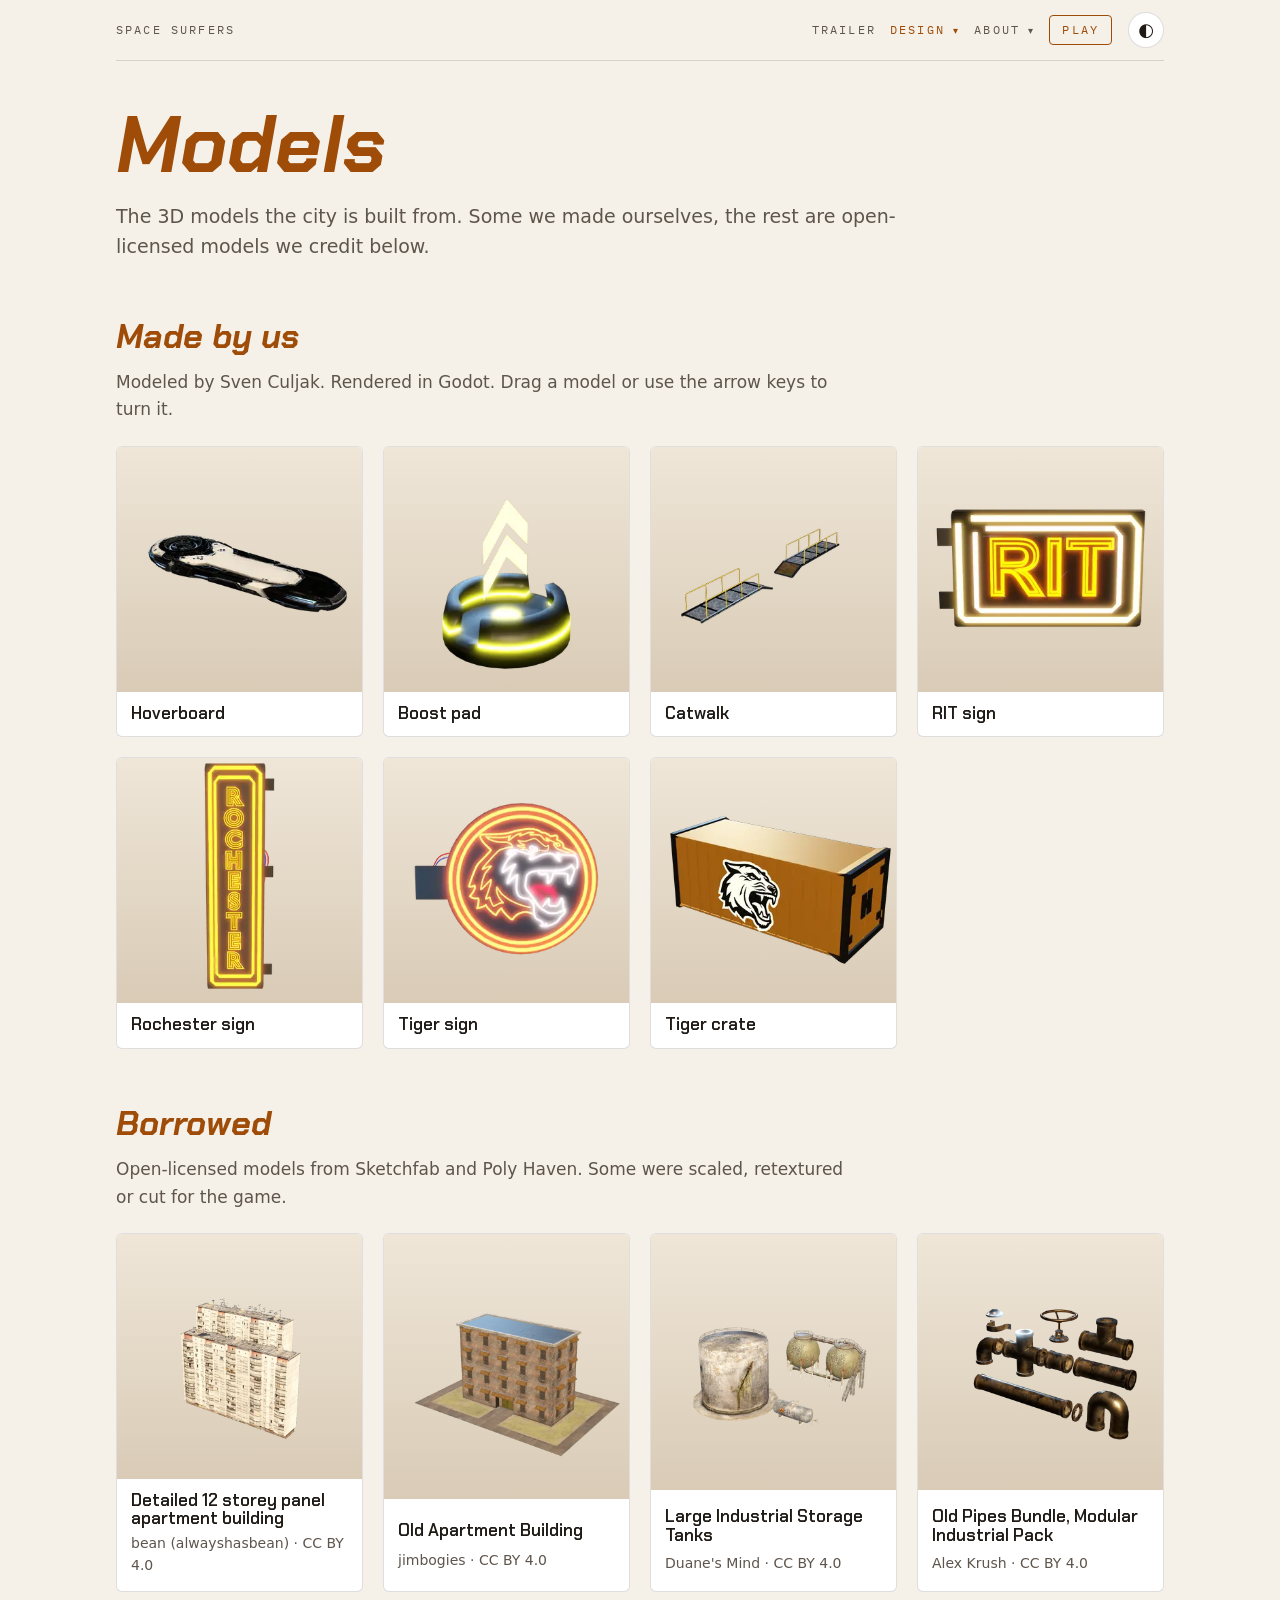
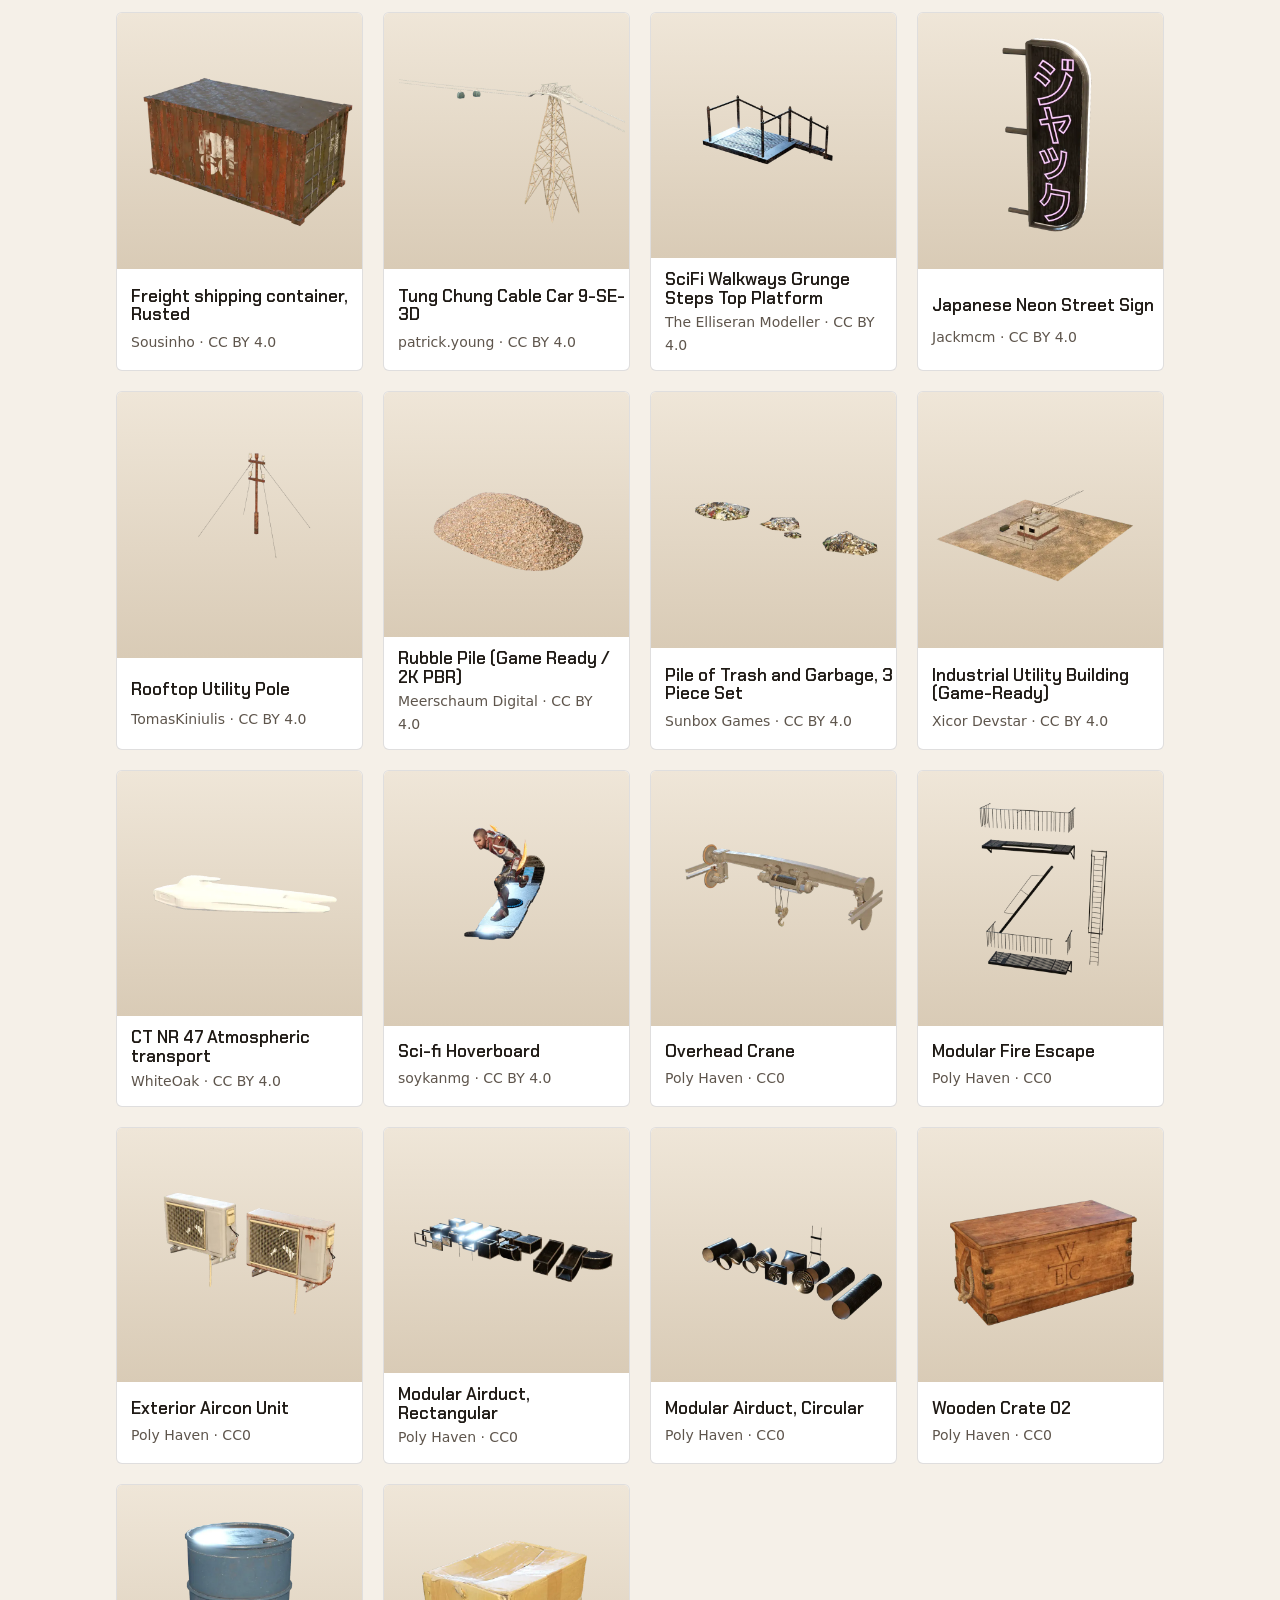
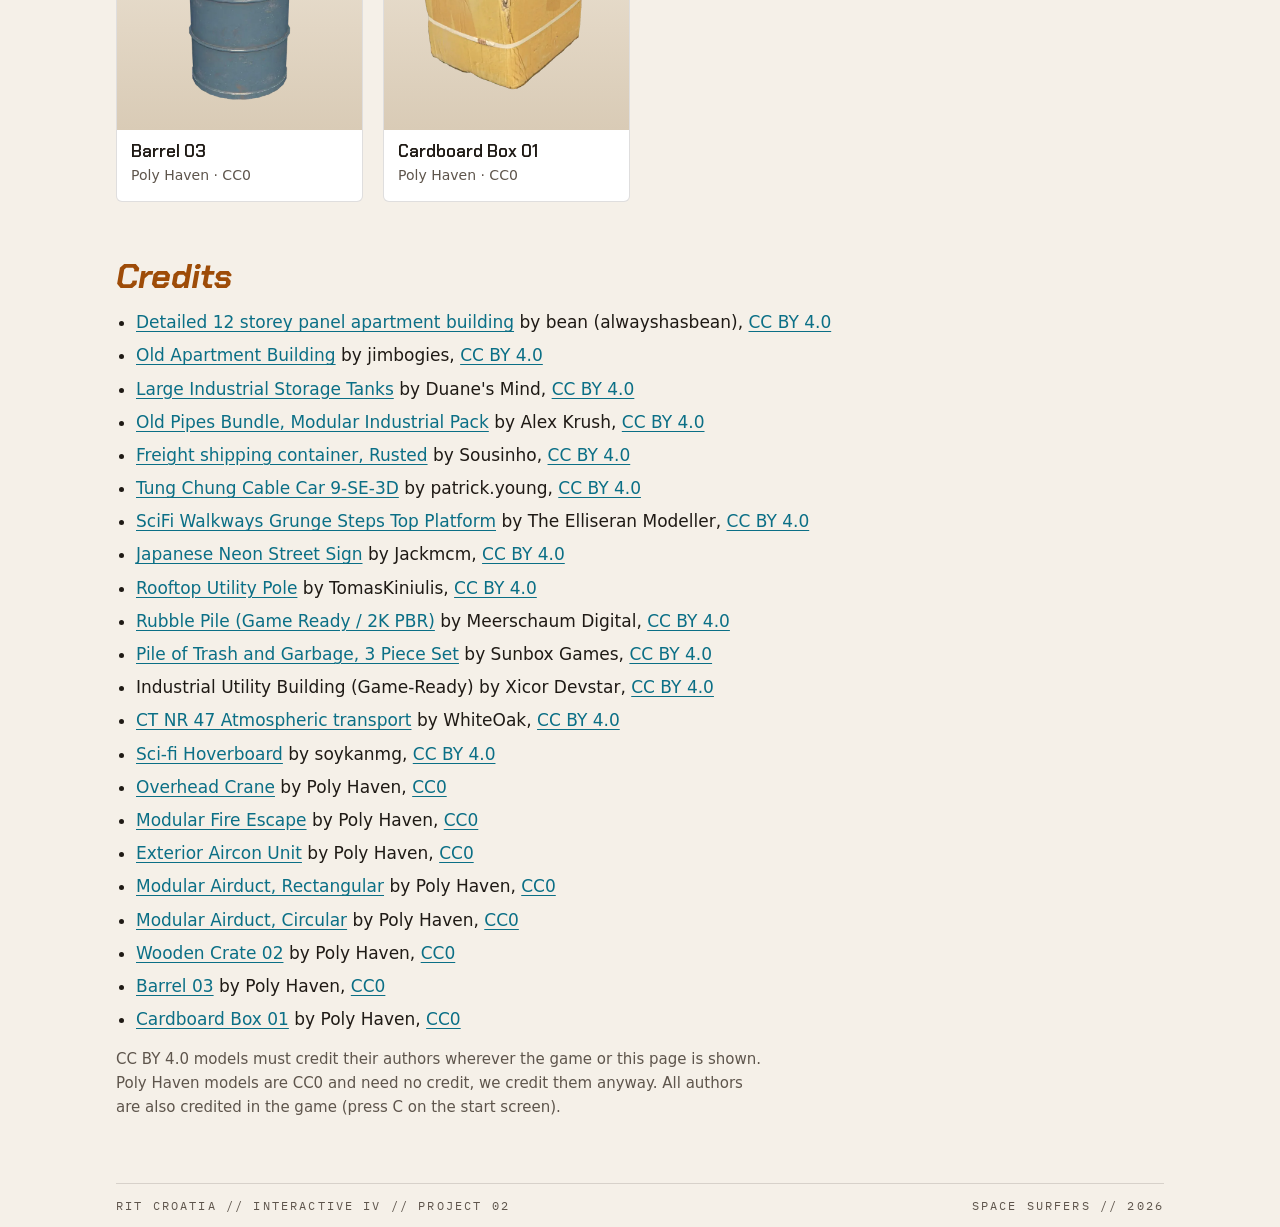
<file: models/index.html>
<!doctype html>
<html lang="en">
<head>
<meta charset="utf-8">
<meta name="viewport" content="width=device-width, initial-scale=1">
<title>Models // Space Surfers</title>
<meta name="description" content="The 3D models in Space Surfers: the ones our team made, and the open-licensed ones we credit.">
<script>try{var t=localStorage.getItem("theme");if(t)document.documentElement.dataset.theme=t}catch(e){}</script>
<link rel="preconnect" href="https://fonts.googleapis.com">
<link rel="preconnect" href="https://fonts.gstatic.com" crossorigin>
<link href="https://fonts.googleapis.com/css2?family=Chakra+Petch:ital,wght@0,600;1,700&family=IBM+Plex+Mono:wght@400&display=swap" rel="stylesheet">
<link rel="stylesheet" href="../docs.css">
<link rel="stylesheet" href="../nav.css">
</head>
<body>
<div class="wrap">
  <header class="bar">
    <a class="home" href="../">Space Surfers</a>
    <nav class="sitenav" aria-label="Site"><a href="../video/">Trailer</a><details><summary class="here">Design</summary><div class="menu"><a href="../lookbook/">Look book</a><a href="../city/">City</a><a href="../models/" aria-current="page">Models</a><a href="../sound/">Sound</a></div></details><details><summary>About</summary><div class="menu"><a href="../docs/">Docs</a><a href="../install/">Setup</a></div></details><a class="play" href="../play/">Play</a></nav>
    <button class="theme" type="button" aria-label="Switch light or dark mode">◐</button>
  </header>

  <main>
    <h1>Models</h1>
    <p class="lead">The 3D models the city is built from. Some we made ourselves, the rest are open-licensed models we credit below.</p>

    <section aria-labelledby="h-ours">
      <h2 id="h-ours">Made by us</h2>
      <p>Modeled by Sven Culjak. Rendered in Godot. Drag a model or use the arrow keys to turn it.</p>
      <div class="grid">
      <figure class="card"><div class="frame"><div class="spin" data-src="spin/hoverboard.webp" role="img" tabindex="0" aria-label="3D model of the hoverboard Drag or use the arrow keys to turn it."></div></div><figcaption><h3>Hoverboard</h3></figcaption></figure>
      <figure class="card"><div class="frame"><div class="spin" data-src="spin/boost_pad.webp" role="img" tabindex="0" aria-label="3D model of the boost pad Drag or use the arrow keys to turn it."></div></div><figcaption><h3>Boost pad</h3></figcaption></figure>
      <figure class="card"><div class="frame"><div class="spin" data-src="spin/catwalk.webp" role="img" tabindex="0" aria-label="3D model of the catwalk Drag or use the arrow keys to turn it."></div></div><figcaption><h3>Catwalk</h3></figcaption></figure>
      <figure class="card"><div class="frame"><div class="spin" data-src="spin/neon_rit1.webp" role="img" tabindex="0" aria-label="3D model of the rit sign Drag or use the arrow keys to turn it."></div></div><figcaption><h3>RIT sign</h3></figcaption></figure>
      <figure class="card"><div class="frame"><div class="spin" data-src="spin/neon_rit2.webp" role="img" tabindex="0" aria-label="3D model of the rochester sign Drag or use the arrow keys to turn it."></div></div><figcaption><h3>Rochester sign</h3></figcaption></figure>
      <figure class="card"><div class="frame"><div class="spin" data-src="spin/neon_rit3.webp" role="img" tabindex="0" aria-label="3D model of the tiger sign Drag or use the arrow keys to turn it."></div></div><figcaption><h3>Tiger sign</h3></figcaption></figure>
      <figure class="card"><div class="frame"><div class="spin" data-src="spin/storage_crate.webp" role="img" tabindex="0" aria-label="3D model of the tiger crate Drag or use the arrow keys to turn it."></div></div><figcaption><h3>Tiger crate</h3></figcaption></figure>
      </div>
    </section>

    <section aria-labelledby="h-borrowed">
      <h2 id="h-borrowed">Borrowed</h2>
      <p>Open-licensed models from Sketchfab and Poly Haven. Some were scaled, retextured or cut for the game.</p>
      <div class="grid">
      <figure class="card"><div class="frame"><img src="img/panel_block.webp" alt="Render of the model Detailed 12 storey panel apartment building" loading="lazy" width="720" height="720"></div><figcaption><h3>Detailed 12 storey panel apartment building</h3><p class="meta">bean (alwayshasbean) · CC BY 4.0</p></figcaption></figure>
      <figure class="card"><div class="frame"><img src="img/old_apartment.webp" alt="Render of the model Old Apartment Building" loading="lazy" width="720" height="720"></div><figcaption><h3>Old Apartment Building</h3><p class="meta">jimbogies · CC BY 4.0</p></figcaption></figure>
      <figure class="card"><div class="frame"><img src="img/tanks.webp" alt="Render of the model Large Industrial Storage Tanks" loading="lazy" width="720" height="720"></div><figcaption><h3>Large Industrial Storage Tanks</h3><p class="meta">Duane's Mind · CC BY 4.0</p></figcaption></figure>
      <figure class="card"><div class="frame"><img src="img/pipes.webp" alt="Render of the model Old Pipes Bundle, Modular Industrial Pack" loading="lazy" width="720" height="720"></div><figcaption><h3>Old Pipes Bundle, Modular Industrial Pack</h3><p class="meta">Alex Krush · CC BY 4.0</p></figcaption></figure>
      <figure class="card"><div class="frame"><img src="img/container.webp" alt="Render of the model Freight shipping container, Rusted" loading="lazy" width="720" height="720"></div><figcaption><h3>Freight shipping container, Rusted</h3><p class="meta">Sousinho · CC BY 4.0</p></figcaption></figure>
      <figure class="card"><div class="frame"><img src="img/cable_car.webp" alt="Render of the model Tung Chung Cable Car 9-SE-3D" loading="lazy" width="720" height="720"></div><figcaption><h3>Tung Chung Cable Car 9-SE-3D</h3><p class="meta">patrick.young · CC BY 4.0</p></figcaption></figure>
      <figure class="card"><div class="frame"><img src="img/walkway.webp" alt="Render of the model SciFi Walkways Grunge Steps Top Platform" loading="lazy" width="720" height="720"></div><figcaption><h3>SciFi Walkways Grunge Steps Top Platform</h3><p class="meta">The Elliseran Modeller · CC BY 4.0</p></figcaption></figure>
      <figure class="card"><div class="frame"><img src="img/neon_sign.webp" alt="Render of the model Japanese Neon Street Sign" loading="lazy" width="720" height="720"></div><figcaption><h3>Japanese Neon Street Sign</h3><p class="meta">Jackmcm · CC BY 4.0</p></figcaption></figure>
      <figure class="card"><div class="frame"><img src="img/utility_pole.webp" alt="Render of the model Rooftop Utility Pole" loading="lazy" width="720" height="720"></div><figcaption><h3>Rooftop Utility Pole</h3><p class="meta">TomasKiniulis · CC BY 4.0</p></figcaption></figure>
      <figure class="card"><div class="frame"><img src="img/rubble_pile.webp" alt="Render of the model Rubble Pile (Game Ready / 2K PBR)" loading="lazy" width="720" height="720"></div><figcaption><h3>Rubble Pile (Game Ready / 2K PBR)</h3><p class="meta">Meerschaum Digital · CC BY 4.0</p></figcaption></figure>
      <figure class="card"><div class="frame"><img src="img/trash_pile.webp" alt="Render of the model Pile of Trash and Garbage, 3 Piece Set" loading="lazy" width="720" height="720"></div><figcaption><h3>Pile of Trash and Garbage, 3 Piece Set</h3><p class="meta">Sunbox Games · CC BY 4.0</p></figcaption></figure>
      <figure class="card"><div class="frame"><img src="img/utility_building.webp" alt="Render of the model Industrial Utility Building (Game-Ready)" loading="lazy" width="720" height="720"></div><figcaption><h3>Industrial Utility Building (Game-Ready)</h3><p class="meta">Xicor Devstar · CC BY 4.0</p></figcaption></figure>
      <figure class="card"><div class="frame"><img src="img/ct_nr_47.webp" alt="Render of the model CT NR 47 Atmospheric transport" loading="lazy" width="720" height="720"></div><figcaption><h3>CT NR 47 Atmospheric transport</h3><p class="meta">WhiteOak · CC BY 4.0</p></figcaption></figure>
      <figure class="card"><div class="frame"><img src="img/scifi_hoverboard.webp" alt="Render of the model Sci-fi Hoverboard" loading="lazy" width="720" height="720"></div><figcaption><h3>Sci-fi Hoverboard</h3><p class="meta">soykanmg · CC BY 4.0</p></figcaption></figure>
      <figure class="card"><div class="frame"><img src="img/overhead_crane.webp" alt="Render of the model Overhead Crane" loading="lazy" width="720" height="720"></div><figcaption><h3>Overhead Crane</h3><p class="meta">Poly Haven · CC0</p></figcaption></figure>
      <figure class="card"><div class="frame"><img src="img/fire_escape.webp" alt="Render of the model Modular Fire Escape" loading="lazy" width="720" height="720"></div><figcaption><h3>Modular Fire Escape</h3><p class="meta">Poly Haven · CC0</p></figcaption></figure>
      <figure class="card"><div class="frame"><img src="img/aircon.webp" alt="Render of the model Exterior Aircon Unit" loading="lazy" width="720" height="720"></div><figcaption><h3>Exterior Aircon Unit</h3><p class="meta">Poly Haven · CC0</p></figcaption></figure>
      <figure class="card"><div class="frame"><img src="img/duct_rect.webp" alt="Render of the model Modular Airduct, Rectangular" loading="lazy" width="720" height="720"></div><figcaption><h3>Modular Airduct, Rectangular</h3><p class="meta">Poly Haven · CC0</p></figcaption></figure>
      <figure class="card"><div class="frame"><img src="img/duct_circ.webp" alt="Render of the model Modular Airduct, Circular" loading="lazy" width="720" height="720"></div><figcaption><h3>Modular Airduct, Circular</h3><p class="meta">Poly Haven · CC0</p></figcaption></figure>
      <figure class="card"><div class="frame"><img src="img/wooden_crate.webp" alt="Render of the model Wooden Crate 02" loading="lazy" width="720" height="720"></div><figcaption><h3>Wooden Crate 02</h3><p class="meta">Poly Haven · CC0</p></figcaption></figure>
      <figure class="card"><div class="frame"><img src="img/barrel.webp" alt="Render of the model Barrel 03" loading="lazy" width="720" height="720"></div><figcaption><h3>Barrel 03</h3><p class="meta">Poly Haven · CC0</p></figcaption></figure>
      <figure class="card"><div class="frame"><img src="img/cardboard_box.webp" alt="Render of the model Cardboard Box 01" loading="lazy" width="720" height="720"></div><figcaption><h3>Cardboard Box 01</h3><p class="meta">Poly Haven · CC0</p></figcaption></figure>
      </div>
    </section>

    <section aria-labelledby="h-credits">
      <h2 id="h-credits">Credits</h2>
      <ul class="credits">
        <li><a href="https://sketchfab.com/3d-models/cb7064bec48845fea62a830b2c692fb1">Detailed 12 storey panel apartment building</a> by bean (alwayshasbean), <a href="https://creativecommons.org/licenses/by/4.0/">CC BY 4.0</a></li>
        <li><a href="https://sketchfab.com/3d-models/a2a27bec2e364496b34ae399ee93cb67">Old Apartment Building</a> by jimbogies, <a href="https://creativecommons.org/licenses/by/4.0/">CC BY 4.0</a></li>
        <li><a href="https://sketchfab.com/3d-models/bd3ac97071104b64bc388a155b64f79e">Large Industrial Storage Tanks</a> by Duane's Mind, <a href="https://creativecommons.org/licenses/by/4.0/">CC BY 4.0</a></li>
        <li><a href="https://sketchfab.com/3d-models/fbe3129ea77243ca92c8219f269ac5cf">Old Pipes Bundle, Modular Industrial Pack</a> by Alex Krush, <a href="https://creativecommons.org/licenses/by/4.0/">CC BY 4.0</a></li>
        <li><a href="https://sketchfab.com/3d-models/2b787d1a02174d0bbca9eac34eb3a486">Freight shipping container, Rusted</a> by Sousinho, <a href="https://creativecommons.org/licenses/by/4.0/">CC BY 4.0</a></li>
        <li><a href="https://sketchfab.com/3d-models/3bc24d655278474f9b34a77de7dd3b49">Tung Chung Cable Car 9-SE-3D</a> by patrick.young, <a href="https://creativecommons.org/licenses/by/4.0/">CC BY 4.0</a></li>
        <li><a href="https://sketchfab.com/3d-models/5c9d3776343f40a384aa4e519d5367e9">SciFi Walkways Grunge Steps Top Platform</a> by The Elliseran Modeller, <a href="https://creativecommons.org/licenses/by/4.0/">CC BY 4.0</a></li>
        <li><a href="https://sketchfab.com/3d-models/c91524e74c8c463ca3ddf71bc73911db">Japanese Neon Street Sign</a> by Jackmcm, <a href="https://creativecommons.org/licenses/by/4.0/">CC BY 4.0</a></li>
        <li><a href="https://sketchfab.com/3d-models/9ed483258b8b45a898783270a6544286">Rooftop Utility Pole</a> by TomasKiniulis, <a href="https://creativecommons.org/licenses/by/4.0/">CC BY 4.0</a></li>
        <li><a href="https://sketchfab.com/3d-models/rubble-pile-game-ready-2k-pbr-0e6f85da3433468db226866bd43a43e7">Rubble Pile (Game Ready / 2K PBR)</a> by Meerschaum Digital, <a href="https://creativecommons.org/licenses/by/4.0/">CC BY 4.0</a></li>
        <li><a href="https://sketchfab.com/3d-models/pile-of-trash-and-garbage-3-piece-set-a441c0d002bc49a59237f8003b5a7eb8">Pile of Trash and Garbage, 3 Piece Set</a> by Sunbox Games, <a href="https://creativecommons.org/licenses/by/4.0/">CC BY 4.0</a></li>
        <li>Industrial Utility Building (Game-Ready) by Xicor Devstar, <a href="https://creativecommons.org/licenses/by/4.0/">CC BY 4.0</a></li>
        <li><a href="https://sketchfab.com/3d-models/ct-nr-47-atmospheric-transport-bda694736bb64f2c8244110986bf466a">CT NR 47 Atmospheric transport</a> by WhiteOak, <a href="https://creativecommons.org/licenses/by/4.0/">CC BY 4.0</a></li>
        <li><a href="https://sketchfab.com/3d-models/28f5794c789140259a9078a89f24b703">Sci-fi Hoverboard</a> by soykanmg, <a href="https://creativecommons.org/licenses/by/4.0/">CC BY 4.0</a></li>
        <li><a href="https://polyhaven.com/a/overhead_crane">Overhead Crane</a> by Poly Haven, <a href="https://polyhaven.com/license">CC0</a></li>
        <li><a href="https://polyhaven.com/a/modular_fire_escape">Modular Fire Escape</a> by Poly Haven, <a href="https://polyhaven.com/license">CC0</a></li>
        <li><a href="https://polyhaven.com/a/exterior_aircon_unit">Exterior Aircon Unit</a> by Poly Haven, <a href="https://polyhaven.com/license">CC0</a></li>
        <li><a href="https://polyhaven.com/a/modular_airduct_rectangular_01">Modular Airduct, Rectangular</a> by Poly Haven, <a href="https://polyhaven.com/license">CC0</a></li>
        <li><a href="https://polyhaven.com/a/modular_airduct_circular_01">Modular Airduct, Circular</a> by Poly Haven, <a href="https://polyhaven.com/license">CC0</a></li>
        <li><a href="https://polyhaven.com/a/wooden_crate_02">Wooden Crate 02</a> by Poly Haven, <a href="https://polyhaven.com/license">CC0</a></li>
        <li><a href="https://polyhaven.com/a/barrel_03">Barrel 03</a> by Poly Haven, <a href="https://polyhaven.com/license">CC0</a></li>
        <li><a href="https://polyhaven.com/a/cardboard_box_01">Cardboard Box 01</a> by Poly Haven, <a href="https://polyhaven.com/license">CC0</a></li>
      </ul>
      <p class="note">CC BY 4.0 models must credit their authors wherever the game or this page is shown. Poly Haven models are CC0 and need no credit, we credit them anyway. All authors are also credited in the game (press C on the start screen).</p>
    </section>
  </main>

  <footer class="bar">
    <span>RIT Croatia // Interactive IV // Project 02</span>
    <span>Space Surfers // 2026</span>
  </footer>
</div>
<script src="../theme.js"></script>
<script src="spin.js"></script>
<script src="../nav.js"></script>
</body>
</html>
</file>
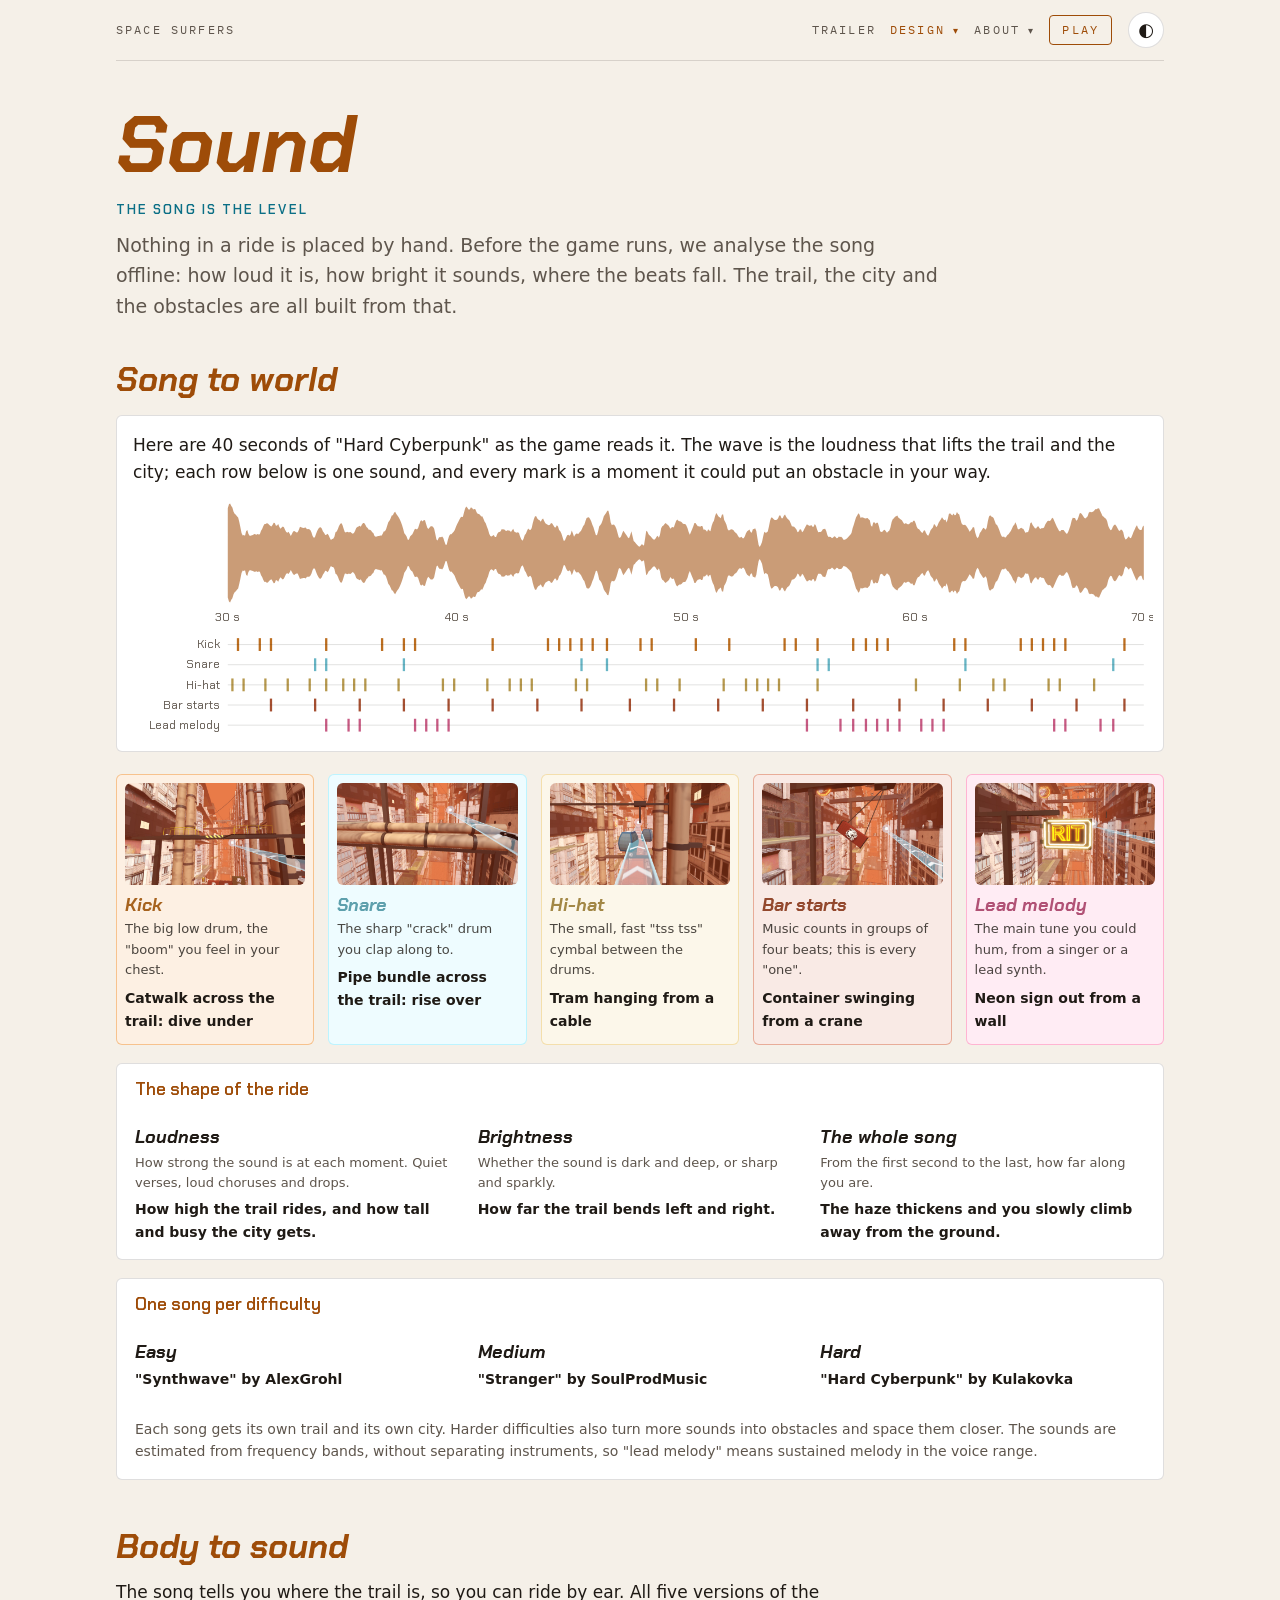
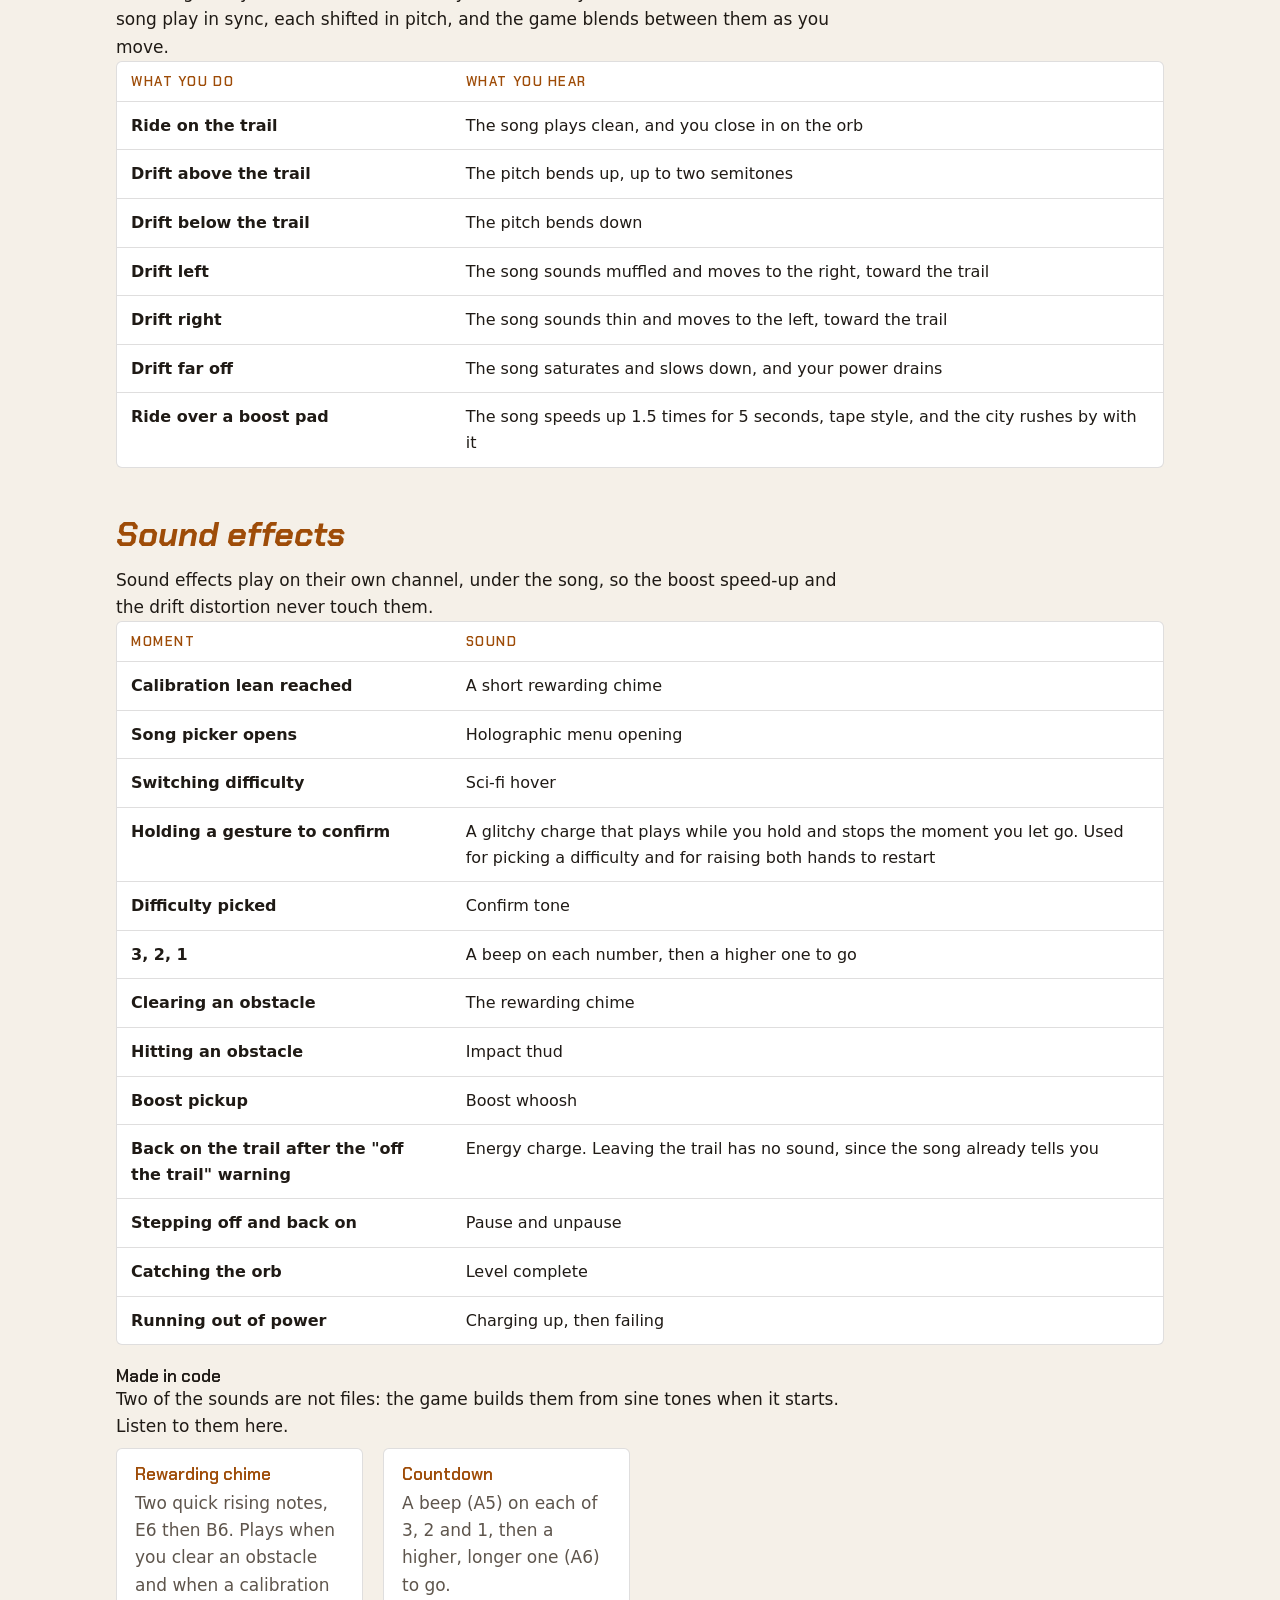
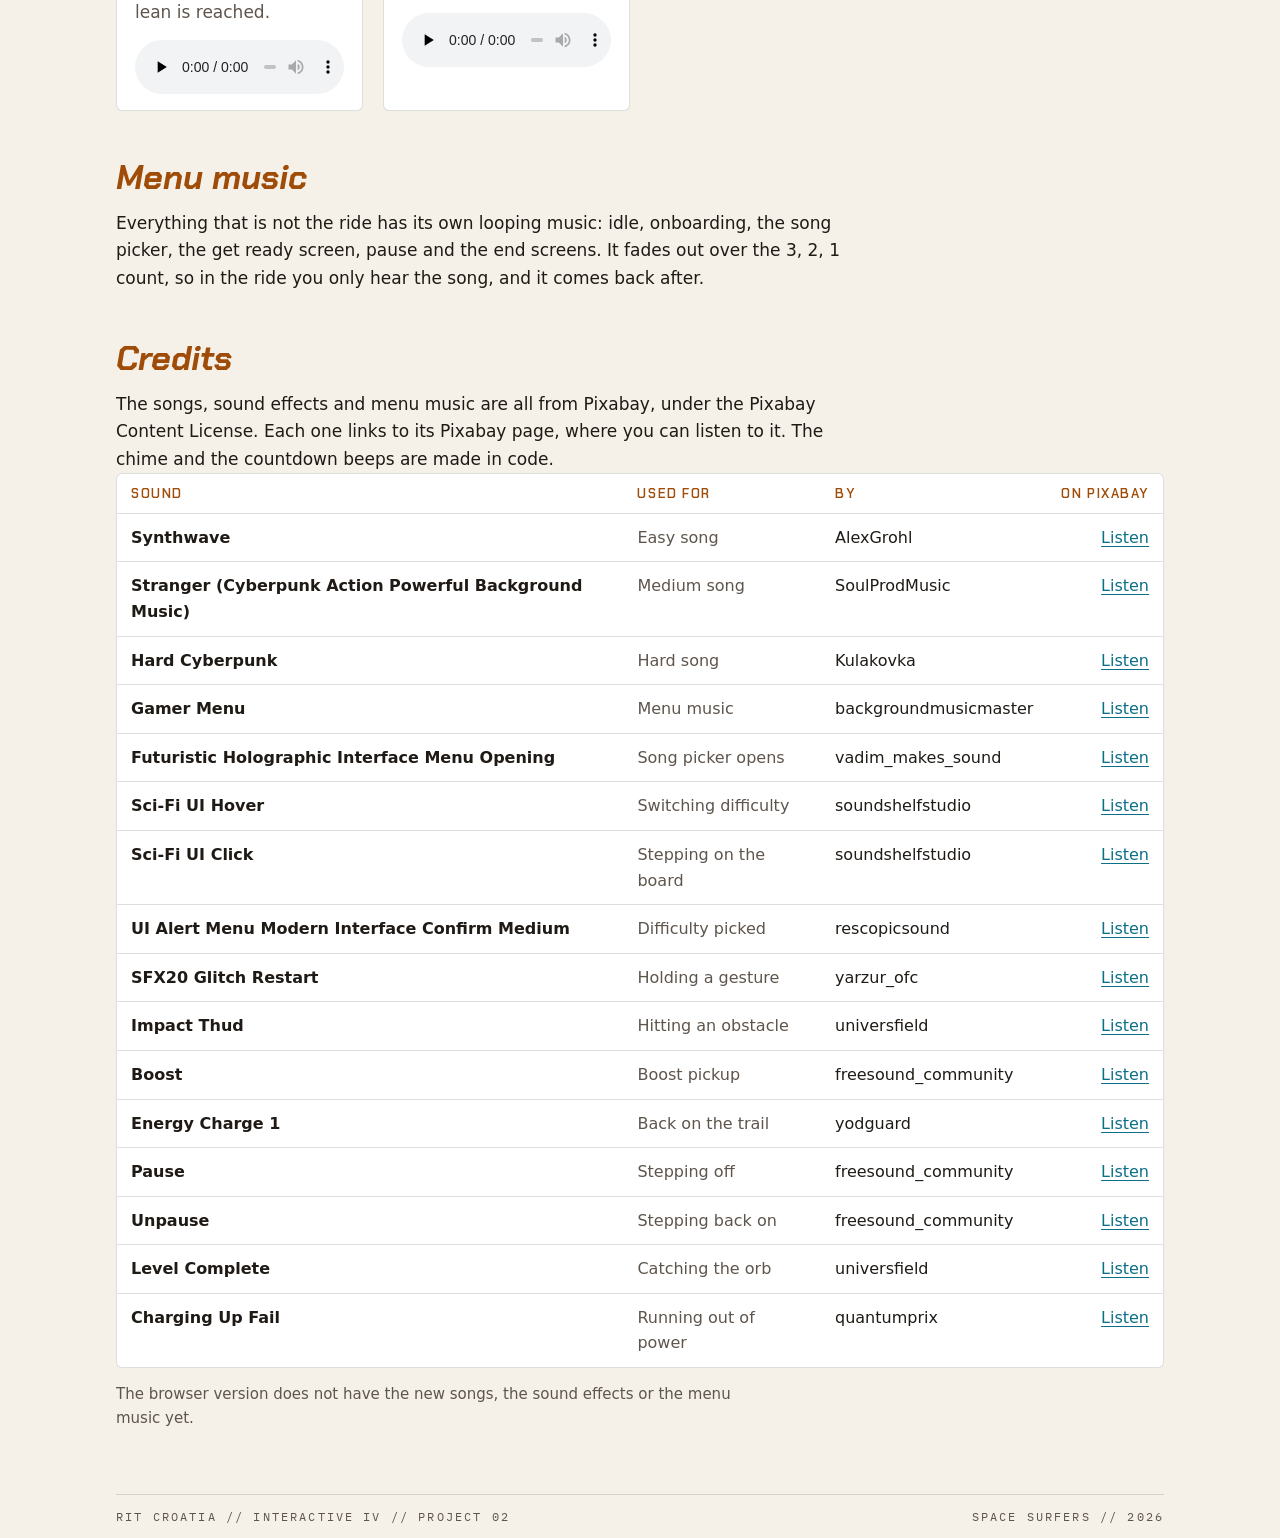
<file: sound/index.html>
<!doctype html>
<html lang="en">
<head>
<meta charset="utf-8">
<meta name="viewport" content="width=device-width, initial-scale=1">
<title>Sound // Space Surfers</title>
<script>try{var t=localStorage.getItem("theme");if(t)document.documentElement.dataset.theme=t}catch(e){}</script>
<meta name="description" content="How Space Surfers turns a song into a level, and how sound guides the ride.">
<link rel="preconnect" href="https://fonts.googleapis.com">
<link rel="preconnect" href="https://fonts.gstatic.com" crossorigin>
<link href="https://fonts.googleapis.com/css2?family=Chakra+Petch:ital,wght@0,600;1,700&family=IBM+Plex+Mono:wght@400&display=swap" rel="stylesheet">
<link rel="stylesheet" href="../docs.css">
<style>
/* Sound page tables (2026-11-13): a narrow left column naming the thing, a wide right column for what it does */
.tbl td:first-child, .tbl th:first-child { width: 32%; }
.tbl td + td { color: var(--ink); }
.tbl .note { display: block; margin-top: 4px; font-weight: 400; line-height: 1.45; }
/* In the game: picture left, words right; rows without a picture keep the words in the same column */
.shot { display: grid; grid-template-columns: 168px 1fr; gap: 14px; align-items: center; }
.shot img { width: 168px; height: auto; aspect-ratio: 16 / 9; object-fit: cover; border-radius: 4px; border: 1px solid var(--rule); display: block; }
.shot .no-img { width: 168px; }
.credits td:nth-child(2) { color: var(--dim); }
.credits td:nth-child(3) { white-space: nowrap; }
.credits td:last-child, .credits th:last-child { width: 1%; white-space: nowrap; text-align: right; }
@media (max-width: 640px) {
  /* on a phone each row stacks: the thing, its explanation, then what happens in the game */
  .tbl tr:first-child { display: none; }
  .tbl tr, .tbl td { display: block; width: auto !important; }
  .tbl td { border: 0; padding: 0 14px; }
  .tbl tr { padding: 12px 0; border-bottom: 1px solid var(--rule); }
  .tbl tr:last-child { border-bottom: 0; }
  .tbl td + td { margin-top: 8px; }
  .map td + td::before { content: "In the game"; display: block; font: 600 12px "Chakra Petch", sans-serif; color: var(--orange); letter-spacing: 0.08em; margin-bottom: 6px; }
  .shot { grid-template-columns: 1fr; gap: 8px; }
  .shot img { width: 100%; }
  .shot .no-img { display: none; }
  /* credits on a phone: one block per sound, name, then what it is for and who made it, Listen on the right */
  .credits tr:first-child { display: none; }
  .credits tr { display: grid; grid-template-columns: 1fr auto; column-gap: 12px; padding: 11px 14px; border-bottom: 1px solid var(--rule); }
  .credits tr:last-child { border-bottom: 0; }
  .credits td { padding: 0; border: 0; grid-column: 1; overflow-wrap: anywhere; }
  .credits td:nth-child(2), .credits td:nth-child(3) { font-size: 14px; color: var(--dim); white-space: normal; }
  .credits td:last-child { grid-column: 2; grid-row: 1 / 4; align-self: center; width: auto; }
}
.sub { margin: 26px 0 12px; font-size: 18px; }
.wide { margin: 0; }
.zoom { display: block; width: 100%; padding: 0; border: 1px solid var(--rule); border-radius: 6px; overflow: hidden; background: var(--panel); cursor: zoom-in; }
.zoom img { display: block; width: 100%; height: auto; aspect-ratio: 16 / 9; object-fit: cover; }
.zoom:focus-visible { outline: 2px solid var(--orange); outline-offset: 2px; }
.shape { margin: 14px 0 0; display: grid; grid-template-columns: repeat(3, 1fr); gap: 18px; }
.shape dt, .ob h4 { font: italic 700 20px "Chakra Petch", sans-serif; color: var(--ink); letter-spacing: 0.01em; }
.shape dd { margin: 4px 0 0; }
.shape .note, .ob .note { display: block; margin-bottom: 8px; font-size: 14px; line-height: 1.45; }
/* what it does in the game: plain ink, set off by an orange rule */
.shape .does, .ob .builds { display: block; padding-left: 10px; border-left: 3px solid var(--orange); font-weight: 600; color: var(--ink); }
.obs { display: grid; grid-template-columns: repeat(3, 1fr); gap: 20px; }
.ob h4 { margin: 10px 0 4px; }
/* each obstacle is one card: a quiet outline in the site's rule colour, orange when you point at it */
.ob { padding: 10px 10px 14px; border: 1px solid var(--rule); border-radius: 6px; background: var(--panel); transition: border-color 0.15s; }
.ob:hover, .ob:focus-within { border-color: var(--orange); }
.ob .zoom { border: 0; border-radius: 4px; }
@media (prefers-reduced-motion: reduce) { .ob { transition: none; } }
.ob p { margin: 0; }

dialog.big { padding: 0; border: 0; background: transparent; max-width: 96vw; max-height: 92vh; }
dialog.big::backdrop { background: rgba(0, 0, 0, 0.85); }
dialog.big img { display: block; max-width: 96vw; max-height: 92vh; width: auto; height: auto; border-radius: 6px; cursor: zoom-out; }
@media (max-width: 900px) { .obs { grid-template-columns: repeat(2, 1fr); } }
@media (max-width: 640px) {
  .shape, .obs { grid-template-columns: 1fr; }
}
.tlwrap { margin: 16px 0 22px; padding: 14px 10px 6px; border: 1px solid var(--rule); border-radius: 6px; background: var(--panel); overflow-x: auto; }
.tl { display: block; width: 100%; min-width: 620px; height: auto; font: 13px "Chakra Petch", sans-serif; fill: var(--dim); }
.tl .wave { fill: var(--orange); opacity: 0.55; }
.tl .ln { stroke: var(--rule); }
.tl .lane rect { fill: color-mix(in srgb, currentColor 75%, var(--ink)); }
.l0 { color: #f08a24; } .l1 { color: #7fe8ff; } .l2 { color: #e8c25f; } .l3 { color: #d2603a; } .l4 { color: #ff6fa8; }
.legend { display: grid; grid-template-columns: repeat(5, 1fr); gap: 14px; }
/* each card is faintly washed in its lane colour */
.lg { position: relative; padding: 8px 8px 12px; border: 1px solid color-mix(in srgb, currentColor 45%, transparent); border-radius: 6px; background: color-mix(in srgb, currentColor 13%, var(--panel)); }
.lg .zoom { border: 0; }
.lg .note { color: var(--ink); opacity: 0.8; }
.lg h4 { margin: 8px 0 2px; font: italic 700 18px "Chakra Petch", sans-serif; color: color-mix(in srgb, currentColor 65%, var(--ink)); }  /* mixed with the text colour so it reads on light and dark */
.lg .note { font-size: 13px; margin: 0 0 6px; }
.lg .does, .shape3 .does { margin: 0; font-weight: 600; color: var(--ink); font-size: 14px; }
.box { margin-top: 18px; padding: 16px 18px; border: 1px solid var(--rule); border-radius: 6px; background: var(--panel); }
.boxh { margin: 0 0 12px; font-size: 17px; color: var(--orange); }
.boxnote { margin: 14px 0 0; max-width: none; font-size: 14px; }
.tlwrap figcaption { padding: 2px 6px 12px; max-width: none; }
.shape3 { display: grid; grid-template-columns: repeat(3, 1fr); gap: 18px; }
.shape3 h4 { margin: 0 0 4px; font: italic 700 18px "Chakra Petch", sans-serif; }
.shape3 .note { font-size: 13px; margin: 0 0 4px; }
@media (max-width: 900px) { .legend { grid-template-columns: repeat(2, 1fr); } }
@media (max-width: 640px) { .legend, .shape3 { grid-template-columns: 1fr; } }
</style>
<link rel="stylesheet" href="../nav.css">
</head>
<body>
<div class="wrap">
  <header class="bar">
    <a class="home" href="../">Space Surfers</a>
    <nav class="sitenav" aria-label="Site"><a href="../video/">Trailer</a><details><summary class="here">Design</summary><div class="menu"><a href="../lookbook/">Look book</a><a href="../city/">City</a><a href="../models/">Models</a><a href="../sound/" aria-current="page">Sound</a></div></details><details><summary>About</summary><div class="menu"><a href="../docs/">Docs</a><a href="../install/">Setup</a></div></details><a class="play" href="../play/">Play</a></nav>
    <button class="theme" type="button" aria-label="Switch light or dark mode">◐</button>
  </header>

  <h1>Sound</h1>
  <p class="tag">The song is the level</p>
  <p class="lead">Nothing in a ride is placed by hand. Before the game runs, we analyse the song offline: how loud it is, how bright it sounds, where the beats fall. The trail, the city and the obstacles are all built from that.</p>

  <h2>Song to world</h2>
  <figure class="tlwrap"><figcaption>Here are 40 seconds of "Hard Cyberpunk" as the game reads it. The wave is the loudness that lifts the trail and the city; each row below is one sound, and every mark is a moment it could put an obstacle in your way.</figcaption><svg class="tl" viewBox="-110 0 1120 270" role="img" aria-label="40 seconds of Hard Cyberpunk: its loudness, and where each sound lands">
  <g transform="translate(0,0)"><polygon class="wave" points="0.0,11.3 1.3,6.9 2.5,6.0 3.8,8.8 5.0,10.5 6.3,14.9 7.5,17.1 8.8,18.2 10.0,19.9 11.3,21.2 12.5,26.0 13.8,32.2 15.0,38.1 16.3,40.9 17.5,40.3 18.8,41.2 20.0,36.3 21.3,34.8 22.5,39.1 23.8,41.2 25.0,41.1 26.3,40.6 27.5,40.3 28.8,39.4 30.0,39.6 31.3,40.0 32.5,39.2 33.8,39.8 35.0,39.5 36.3,35.7 37.5,33.8 38.8,30.6 40.1,28.4 41.3,28.5 42.6,27.5 43.8,27.8 45.1,29.3 46.3,30.4 47.6,31.2 48.8,29.4 50.1,27.0 51.3,27.3 52.6,30.4 53.8,29.9 55.1,28.5 56.3,31.7 57.6,33.5 58.8,32.1 60.1,31.0 61.3,32.0 62.6,34.8 63.8,37.2 65.1,37.9 66.3,36.9 67.6,38.9 68.8,41.5 70.1,39.0 71.3,36.7 72.6,36.0 73.8,36.9 75.1,37.7 76.3,37.5 77.6,34.7 78.8,31.5 80.1,32.0 81.4,32.5 82.6,32.8 83.9,32.6 85.1,32.2 86.4,34.1 87.6,33.9 88.9,34.0 90.1,35.0 91.4,37.7 92.6,41.5 93.9,43.4 95.1,42.9 96.4,39.1 97.6,36.1 98.9,33.7 100.1,32.2 101.4,31.9 102.6,33.4 103.9,36.6 105.1,38.0 106.4,40.5 107.6,40.2 108.9,38.9 110.1,40.6 111.4,43.7 112.6,45.8 113.9,44.8 115.1,44.6 116.4,42.4 117.6,37.3 118.9,36.5 120.2,33.9 121.4,30.7 122.7,28.4 123.9,27.3 125.2,29.4 126.4,33.3 127.7,37.2 128.9,37.6 130.2,36.8 131.4,37.3 132.7,37.3 133.9,37.1 135.2,38.2 136.4,39.1 137.7,38.1 138.9,36.1 140.2,32.7 141.4,31.7 142.7,31.1 143.9,30.2 145.2,31.3 146.4,29.0 147.7,27.4 148.9,27.3 150.2,29.2 151.4,31.7 152.7,32.7 153.9,34.7 155.2,34.6 156.4,35.5 157.7,37.3 158.9,38.2 160.2,41.4 161.5,42.4 162.7,42.1 164.0,41.6 165.2,41.6 166.5,40.9 167.7,41.3 169.0,39.2 170.2,36.6 171.5,36.3 172.7,34.4 174.0,30.4 175.2,26.5 176.5,24.8 177.7,22.4 179.0,19.2 180.2,18.7 181.5,16.2 182.7,14.9 184.0,17.4 185.2,19.2 186.5,21.0 187.7,23.3 189.0,26.3 190.2,29.6 191.5,33.8 192.7,38.5 194.0,40.2 195.2,42.1 196.5,45.7 197.7,45.5 199.0,42.1 200.3,40.7 201.5,39.7 202.8,36.8 204.0,34.1 205.3,33.7 206.5,34.3 207.8,32.7 209.0,28.8 210.3,25.0 211.5,24.4 212.8,25.7 214.0,24.0 215.3,24.3 216.5,28.3 217.8,32.5 219.0,33.9 220.3,32.3 221.5,30.9 222.8,30.9 224.0,31.3 225.3,33.6 226.5,39.1 227.8,45.2 229.0,46.4 230.3,43.5 231.5,42.6 232.8,42.8 234.0,41.9 235.3,43.8 236.5,47.5 237.8,51.1 239.0,51.0 240.3,45.7 241.6,41.5 242.8,39.6 244.1,39.7 245.3,38.3 246.6,36.8 247.8,34.8 249.1,31.3 250.3,28.7 251.6,26.2 252.8,23.8 254.1,21.4 255.3,20.4 256.6,20.8 257.8,16.0 259.1,11.4 260.3,9.4 261.6,10.7 262.8,12.6 264.1,12.5 265.3,10.3 266.6,10.6 267.8,12.5 269.1,12.0 270.3,12.2 271.6,15.5 272.8,17.3 274.1,17.5 275.3,18.4 276.6,20.3 277.8,19.9 279.1,22.7 280.4,25.9 281.6,27.5 282.9,31.5 284.1,34.4 285.4,38.9 286.6,41.5 287.9,42.1 289.1,41.3 290.4,40.3 291.6,42.5 292.9,42.5 294.1,39.3 295.4,37.3 296.6,37.0 297.9,36.3 299.1,33.9 300.4,34.3 301.6,34.1 302.9,35.4 304.1,35.9 305.4,35.1 306.6,35.4 307.9,35.8 309.1,37.0 310.4,35.3 311.6,33.7 312.9,36.8 314.1,37.5 315.4,38.0 316.6,37.5 317.9,38.1 319.1,41.9 320.4,45.1 321.7,46.7 322.9,44.4 324.2,40.5 325.4,39.0 326.7,35.7 327.9,33.4 329.2,34.6 330.4,35.0 331.7,32.9 332.9,27.6 334.2,22.8 335.4,19.8 336.7,19.9 337.9,22.4 339.2,23.8 340.4,24.4 341.7,25.8 342.9,23.4 344.2,22.3 345.4,25.0 346.7,27.5 347.9,28.4 349.2,29.1 350.4,29.8 351.7,29.2 352.9,27.3 354.2,27.8 355.4,29.7 356.7,31.9 357.9,32.2 359.2,29.7 360.5,31.1 361.7,34.8 363.0,36.2 364.2,38.8 365.5,42.9 366.7,46.7 368.0,46.5 369.2,43.3 370.5,40.8 371.7,40.1 373.0,41.1 374.2,39.8 375.5,35.6 376.7,38.4 378.0,42.4 379.2,40.2 380.5,38.8 381.7,38.9 383.0,38.9 384.2,37.2 385.5,35.9 386.7,33.6 388.0,30.7 389.2,29.3 390.5,25.2 391.7,21.8 393.0,21.3 394.2,21.1 395.5,22.9 396.7,25.4 398.0,29.1 399.2,31.9 400.5,36.2 401.8,40.4 403.0,40.7 404.3,36.2 405.5,30.8 406.8,29.4 408.0,27.6 409.3,24.0 410.5,20.0 411.8,17.9 413.0,16.5 414.3,14.0 415.5,13.8 416.8,19.2 418.0,26.8 419.3,29.7 420.5,29.0 421.8,29.1 423.0,30.8 424.3,33.9 425.5,38.1 426.8,42.9 428.0,43.7 429.3,42.0 430.5,38.7 431.8,35.8 433.0,37.4 434.3,39.2 435.5,41.0 436.8,43.0 438.0,43.9 439.3,40.8 440.6,36.3 441.8,41.4 443.1,47.0 444.3,48.0 445.6,49.8 446.8,50.9 448.1,52.4 449.3,53.1 450.6,52.2 451.8,50.6 453.1,51.1 454.3,52.0 455.6,43.9 456.8,35.7 458.1,36.9 459.3,39.7 460.6,40.9 461.8,42.0 463.1,43.6 464.3,45.0 465.6,45.5 466.8,44.4 468.1,42.3 469.3,41.2 470.6,43.4 471.8,40.0 473.1,33.1 474.3,30.8 475.6,30.0 476.8,28.3 478.1,27.3 479.3,28.6 480.6,29.4 481.9,31.1 483.1,33.7 484.4,32.1 485.6,31.6 486.9,32.2 488.1,28.6 489.4,25.0 490.6,23.4 491.9,24.7 493.1,25.5 494.4,25.6 495.6,26.5 496.9,28.1 498.1,28.3 499.4,28.4 500.6,30.1 501.9,33.0 503.1,37.2 504.4,40.2 505.6,37.2 506.9,34.1 508.1,31.2 509.4,27.2 510.6,27.3 511.9,29.3 513.1,30.8 514.4,30.9 515.6,31.5 516.9,30.6 518.1,30.6 519.4,34.7 520.7,34.4 521.9,35.3 523.2,36.8 524.4,34.1 525.7,35.6 526.9,36.2 528.2,30.7 529.4,27.1 530.7,24.8 531.9,20.0 533.2,16.3 534.4,18.0 535.7,20.3 536.9,21.1 538.2,22.2 539.4,18.3 540.7,17.7 541.9,24.1 543.2,26.5 544.4,29.2 545.7,34.0 546.9,35.6 548.2,35.0 549.4,34.2 550.7,34.3 551.9,35.0 553.2,36.9 554.4,37.8 555.7,38.9 556.9,41.2 558.2,43.1 559.4,43.2 560.7,42.4 562.0,43.9 563.2,43.9 564.5,41.7 565.7,38.5 567.0,36.3 568.2,35.5 569.5,34.4 570.7,37.1 572.0,37.9 573.2,34.1 574.5,33.8 575.7,32.9 577.0,36.1 578.2,44.0 579.5,51.3 580.7,53.5 582.0,50.9 583.2,48.1 584.5,41.8 585.7,36.8 587.0,38.0 588.2,37.6 589.5,36.6 590.7,31.5 592.0,24.8 593.2,21.3 594.5,21.5 595.7,22.8 597.0,23.9 598.2,23.9 599.5,23.7 600.8,22.2 602.0,19.1 603.3,19.2 604.5,22.1 605.8,22.0 607.0,19.3 608.3,17.9 609.5,20.5 610.8,22.5 612.0,23.5 613.3,24.8 614.5,27.5 615.8,30.8 617.0,31.1 618.3,31.5 619.5,32.7 620.8,34.5 622.0,37.5 623.3,36.5 624.5,34.1 625.8,34.5 627.0,37.4 628.3,35.9 629.5,33.5 630.8,31.0 632.0,29.0 633.3,29.1 634.5,30.4 635.8,30.3 637.0,29.5 638.3,31.4 639.5,31.5 640.8,28.5 642.1,30.3 643.3,34.3 644.6,37.3 645.8,37.2 647.1,37.2 648.3,36.2 649.6,34.1 650.8,33.9 652.1,33.5 653.3,36.1 654.6,40.8 655.8,42.5 657.1,42.2 658.3,42.7 659.6,44.0 660.8,43.1 662.1,41.7 663.3,42.2 664.6,43.9 665.8,43.6 667.1,42.1 668.3,42.5 669.6,42.4 670.8,43.5 672.1,45.7 673.3,45.6 674.6,44.9 675.8,44.1 677.1,42.9 678.3,41.6 679.6,40.0 680.9,38.3 682.1,32.9 683.4,29.3 684.6,25.1 685.9,20.9 687.1,19.2 688.4,16.6 689.6,18.0 690.9,21.9 692.1,21.1 693.4,21.4 694.6,21.9 695.9,22.4 697.1,22.1 698.4,21.8 699.6,23.1 700.9,24.4 702.1,30.0 703.4,31.4 704.6,26.8 705.9,26.6 707.1,28.1 708.4,27.0 709.6,27.1 710.9,31.1 712.1,36.3 713.4,37.2 714.6,36.8 715.9,35.1 717.1,34.7 718.4,36.2 719.6,37.9 720.9,36.7 722.2,35.4 723.4,32.2 724.7,26.3 725.9,23.3 727.2,22.0 728.4,20.6 729.7,19.9 730.9,19.0 732.2,21.5 733.4,22.3 734.7,23.4 735.9,24.4 737.2,26.5 738.4,28.3 739.7,27.6 740.9,27.8 742.2,28.6 743.4,28.6 744.7,27.5 745.9,26.2 747.2,26.8 748.4,24.8 749.7,24.7 750.9,27.7 752.2,31.7 753.4,33.5 754.7,34.0 755.9,35.7 757.2,37.4 758.4,38.1 759.7,35.8 761.0,35.1 762.2,38.3 763.5,40.3 764.7,41.2 766.0,38.5 767.2,35.1 768.5,33.6 769.7,32.1 771.0,28.5 772.2,29.5 773.5,32.0 774.7,30.2 776.0,27.0 777.2,25.1 778.5,23.3 779.7,20.9 781.0,22.9 782.2,24.2 783.5,23.5 784.7,26.8 786.0,23.0 787.2,17.5 788.5,16.7 789.7,18.1 791.0,19.0 792.2,16.9 793.5,18.9 794.7,18.5 796.0,15.2 797.2,17.1 798.5,18.1 799.7,22.6 801.0,27.5 802.3,29.1 803.5,29.5 804.8,29.2 806.0,30.3 807.3,32.1 808.5,34.2 809.8,36.8 811.0,35.4 812.3,33.8 813.5,31.7 814.8,32.3 816.0,38.0 817.3,42.0 818.5,43.9 819.8,41.9 821.0,38.3 822.3,36.6 823.5,34.5 824.8,32.6 826.0,33.3 827.3,34.7 828.5,32.4 829.8,25.1 831.0,20.2 832.3,18.8 833.5,20.2 834.8,20.7 836.0,21.7 837.3,25.5 838.5,28.7 839.8,29.5 841.1,32.1 842.3,35.3 843.6,38.9 844.8,41.8 846.1,42.5 847.3,42.0 848.6,43.3 849.8,42.3 851.1,40.3 852.3,39.7 853.6,37.7 854.8,36.0 856.1,33.4 857.3,30.5 858.6,29.2 859.8,26.5 861.1,29.5 862.3,33.7 863.6,34.3 864.8,33.4 866.1,32.5 867.3,33.3 868.6,33.8 869.8,36.2 871.1,38.2 872.3,37.1 873.6,37.5 874.8,34.0 876.1,27.7 877.3,26.6 878.6,29.5 879.8,31.2 881.1,32.9 882.4,33.4 883.6,31.3 884.9,30.8 886.1,33.1 887.4,33.8 888.6,32.7 889.9,33.0 891.1,32.1 892.4,28.8 893.6,26.9 894.9,25.2 896.1,24.7 897.4,25.0 898.6,23.9 899.9,21.6 901.1,22.4 902.4,25.4 903.6,28.0 904.9,31.0 906.1,33.4 907.4,35.8 908.6,36.5 909.9,35.0 911.1,35.0 912.4,35.0 913.6,36.5 914.9,38.3 916.1,39.3 917.4,37.1 918.6,33.8 919.9,30.1 921.2,24.5 922.4,21.6 923.7,21.9 924.9,21.9 926.2,24.7 927.4,24.0 928.7,20.8 929.9,17.0 931.2,16.3 932.4,17.7 933.7,19.7 934.9,21.6 936.2,22.3 937.4,21.4 938.7,19.9 939.9,16.0 941.2,14.9 942.4,15.6 943.7,15.2 944.9,14.8 946.2,13.5 947.4,12.1 948.7,12.4 949.9,11.3 951.2,11.4 952.4,14.1 953.7,17.0 954.9,19.7 956.2,20.5 957.4,21.7 958.7,22.7 959.9,25.1 961.2,30.5 962.5,33.4 963.7,35.2 965.0,34.5 966.2,31.5 967.5,29.4 968.7,29.0 970.0,30.6 971.2,32.7 972.5,35.1 973.7,35.9 975.0,34.4 976.2,34.9 977.5,37.2 978.7,42.6 980.0,45.3 981.2,44.8 982.5,43.0 983.7,41.8 985.0,43.9 986.2,43.4 987.5,40.3 988.7,37.2 990.0,34.3 991.2,31.6 992.5,29.7 993.7,32.7 995.0,34.4 996.2,35.0 997.5,35.0 998.7,31.3 1000.0,30.1 1000.0,89.9 998.7,88.7 997.5,85.0 996.2,85.0 995.0,85.6 993.7,87.3 992.5,90.3 991.2,88.4 990.0,85.7 988.7,82.8 987.5,79.7 986.2,76.6 985.0,76.1 983.7,78.2 982.5,77.0 981.2,75.2 980.0,74.7 978.7,77.4 977.5,82.8 976.2,85.1 975.0,85.6 973.7,84.1 972.5,84.9 971.2,87.3 970.0,89.4 968.7,91.0 967.5,90.6 966.2,88.5 965.0,85.5 963.7,84.8 962.5,86.6 961.2,89.5 959.9,94.9 958.7,97.3 957.4,98.3 956.2,99.5 954.9,100.3 953.7,103.0 952.4,105.9 951.2,108.6 949.9,108.7 948.7,107.6 947.4,107.9 946.2,106.5 944.9,105.2 943.7,104.8 942.4,104.4 941.2,105.1 939.9,104.0 938.7,100.1 937.4,98.6 936.2,97.7 934.9,98.4 933.7,100.3 932.4,102.3 931.2,103.7 929.9,103.0 928.7,99.2 927.4,96.0 926.2,95.3 924.9,98.1 923.7,98.1 922.4,98.4 921.2,95.5 919.9,89.9 918.6,86.2 917.4,82.9 916.1,80.7 914.9,81.7 913.6,83.5 912.4,85.0 911.1,85.0 909.9,85.0 908.6,83.5 907.4,84.2 906.1,86.6 904.9,89.0 903.6,92.0 902.4,94.6 901.1,97.6 899.9,98.4 898.6,96.1 897.4,95.0 896.1,95.3 894.9,94.8 893.6,93.1 892.4,91.2 891.1,87.9 889.9,87.0 888.6,87.3 887.4,86.2 886.1,86.9 884.9,89.2 883.6,88.7 882.4,86.6 881.1,87.1 879.8,88.8 878.6,90.5 877.3,93.4 876.1,92.3 874.8,86.0 873.6,82.5 872.3,82.9 871.1,81.8 869.8,83.8 868.6,86.2 867.3,86.7 866.1,87.5 864.8,86.6 863.6,85.7 862.3,86.3 861.1,90.5 859.8,93.5 858.6,90.8 857.3,89.5 856.1,86.6 854.8,84.0 853.6,82.3 852.3,80.3 851.1,79.7 849.8,77.7 848.6,76.7 847.3,78.0 846.1,77.5 844.8,78.2 843.6,81.1 842.3,84.7 841.1,87.9 839.8,90.5 838.5,91.3 837.3,94.5 836.0,98.3 834.8,99.3 833.5,99.8 832.3,101.2 831.0,99.8 829.8,94.9 828.5,87.6 827.3,85.3 826.0,86.7 824.8,87.4 823.5,85.5 822.3,83.4 821.0,81.7 819.8,78.1 818.5,76.1 817.3,78.0 816.0,82.0 814.8,87.7 813.5,88.3 812.3,86.2 811.0,84.6 809.8,83.2 808.5,85.8 807.3,87.9 806.0,89.7 804.8,90.8 803.5,90.5 802.3,90.9 801.0,92.5 799.7,97.4 798.5,101.9 797.2,102.9 796.0,104.8 794.7,101.5 793.5,101.1 792.2,103.1 791.0,101.0 789.7,101.9 788.5,103.3 787.2,102.5 786.0,97.0 784.7,93.2 783.5,96.5 782.2,95.8 781.0,97.1 779.7,99.1 778.5,96.7 777.2,94.9 776.0,93.0 774.7,89.8 773.5,88.0 772.2,90.5 771.0,91.5 769.7,87.9 768.5,86.4 767.2,84.9 766.0,81.5 764.7,78.8 763.5,79.7 762.2,81.7 761.0,84.9 759.7,84.2 758.4,81.9 757.2,82.6 755.9,84.3 754.7,86.0 753.4,86.5 752.2,88.3 750.9,92.3 749.7,95.3 748.4,95.2 747.2,93.2 745.9,93.8 744.7,92.5 743.4,91.4 742.2,91.4 740.9,92.2 739.7,92.4 738.4,91.7 737.2,93.5 735.9,95.6 734.7,96.6 733.4,97.7 732.2,98.5 730.9,101.0 729.7,100.1 728.4,99.4 727.2,98.0 725.9,96.7 724.7,93.7 723.4,87.8 722.2,84.6 720.9,83.3 719.6,82.1 718.4,83.8 717.1,85.3 715.9,84.9 714.6,83.2 713.4,82.8 712.1,83.7 710.9,88.9 709.6,92.9 708.4,93.0 707.1,91.9 705.9,93.4 704.6,93.2 703.4,88.6 702.1,90.0 700.9,95.6 699.6,96.9 698.4,98.2 697.1,97.9 695.9,97.6 694.6,98.1 693.4,98.6 692.1,98.9 690.9,98.1 689.6,102.0 688.4,103.4 687.1,100.8 685.9,99.1 684.6,94.9 683.4,90.7 682.1,87.1 680.9,81.7 679.6,80.0 678.3,78.4 677.1,77.1 675.8,75.9 674.6,75.1 673.3,74.4 672.1,74.3 670.8,76.5 669.6,77.6 668.3,77.5 667.1,77.9 665.8,76.4 664.6,76.1 663.3,77.8 662.1,78.3 660.8,76.9 659.6,76.0 658.3,77.3 657.1,77.8 655.8,77.5 654.6,79.2 653.3,83.9 652.1,86.5 650.8,86.1 649.6,85.9 648.3,83.8 647.1,82.8 645.8,82.8 644.6,82.7 643.3,85.7 642.1,89.7 640.8,91.5 639.5,88.5 638.3,88.6 637.0,90.5 635.8,89.7 634.5,89.6 633.3,90.9 632.0,91.0 630.8,89.0 629.5,86.5 628.3,84.1 627.0,82.6 625.8,85.5 624.5,85.9 623.3,83.5 622.0,82.5 620.8,85.5 619.5,87.3 618.3,88.5 617.0,88.9 615.8,89.2 614.5,92.5 613.3,95.2 612.0,96.5 610.8,97.5 609.5,99.5 608.3,102.1 607.0,100.7 605.8,98.0 604.5,97.9 603.3,100.8 602.0,100.9 600.8,97.8 599.5,96.3 598.2,96.1 597.0,96.1 595.7,97.2 594.5,98.5 593.2,98.7 592.0,95.2 590.7,88.5 589.5,83.4 588.2,82.4 587.0,82.0 585.7,83.2 584.5,78.2 583.2,71.9 582.0,69.1 580.7,66.5 579.5,68.7 578.2,76.0 577.0,83.9 575.7,87.1 574.5,86.2 573.2,85.9 572.0,82.1 570.7,82.9 569.5,85.6 568.2,84.5 567.0,83.7 565.7,81.5 564.5,78.3 563.2,76.1 562.0,76.1 560.7,77.6 559.4,76.8 558.2,76.9 556.9,78.8 555.7,81.1 554.4,82.2 553.2,83.1 551.9,85.0 550.7,85.7 549.4,85.8 548.2,85.0 546.9,84.4 545.7,86.0 544.4,90.8 543.2,93.5 541.9,95.9 540.7,102.3 539.4,101.7 538.2,97.8 536.9,98.9 535.7,99.7 534.4,102.0 533.2,103.7 531.9,100.0 530.7,95.2 529.4,92.9 528.2,89.3 526.9,83.8 525.7,84.4 524.4,85.9 523.2,83.2 521.9,84.7 520.7,85.6 519.4,85.3 518.1,89.4 516.9,89.4 515.6,88.5 514.4,89.1 513.1,89.2 511.9,90.7 510.6,92.7 509.4,92.8 508.1,88.8 506.9,85.9 505.6,82.8 504.4,79.8 503.1,82.8 501.9,87.0 500.6,89.9 499.4,91.6 498.1,91.7 496.9,91.9 495.6,93.5 494.4,94.4 493.1,94.5 491.9,95.3 490.6,96.6 489.4,95.0 488.1,91.4 486.9,87.8 485.6,88.4 484.4,87.9 483.1,86.3 481.9,88.9 480.6,90.6 479.3,91.4 478.1,92.7 476.8,91.7 475.6,90.0 474.3,89.2 473.1,86.9 471.8,80.0 470.6,76.6 469.3,78.8 468.1,77.7 466.8,75.6 465.6,74.5 464.3,75.0 463.1,76.4 461.8,78.0 460.6,79.1 459.3,80.3 458.1,83.1 456.8,84.3 455.6,76.1 454.3,68.0 453.1,68.9 451.8,69.4 450.6,67.8 449.3,66.9 448.1,67.6 446.8,69.1 445.6,70.2 444.3,72.0 443.1,73.0 441.8,78.6 440.6,83.7 439.3,79.2 438.0,76.1 436.8,77.0 435.5,79.0 434.3,80.8 433.0,82.6 431.8,84.2 430.5,81.3 429.3,78.0 428.0,76.3 426.8,77.1 425.5,81.9 424.3,86.1 423.0,89.2 421.8,90.9 420.5,91.0 419.3,90.3 418.0,93.2 416.8,100.8 415.5,106.2 414.3,106.0 413.0,103.5 411.8,102.1 410.5,100.0 409.3,96.0 408.0,92.4 406.8,90.6 405.5,89.2 404.3,83.8 403.0,79.3 401.8,79.6 400.5,83.8 399.2,88.1 398.0,90.9 396.7,94.6 395.5,97.1 394.2,98.9 393.0,98.7 391.7,98.2 390.5,94.8 389.2,90.7 388.0,89.3 386.7,86.4 385.5,84.1 384.2,82.8 383.0,81.1 381.7,81.1 380.5,81.2 379.2,79.8 378.0,77.6 376.7,81.6 375.5,84.4 374.2,80.2 373.0,78.9 371.7,79.9 370.5,79.2 369.2,76.7 368.0,73.5 366.7,73.3 365.5,77.1 364.2,81.2 363.0,83.8 361.7,85.2 360.5,88.9 359.2,90.3 357.9,87.8 356.7,88.1 355.4,90.3 354.2,92.2 352.9,92.7 351.7,90.8 350.4,90.2 349.2,90.9 347.9,91.6 346.7,92.5 345.4,95.0 344.2,97.7 342.9,96.6 341.7,94.2 340.4,95.6 339.2,96.2 337.9,97.6 336.7,100.1 335.4,100.2 334.2,97.2 332.9,92.4 331.7,87.1 330.4,85.0 329.2,85.4 327.9,86.6 326.7,84.3 325.4,81.0 324.2,79.5 322.9,75.6 321.7,73.3 320.4,74.9 319.1,78.1 317.9,81.9 316.6,82.5 315.4,82.0 314.1,82.5 312.9,83.2 311.6,86.3 310.4,84.7 309.1,83.0 307.9,84.2 306.6,84.6 305.4,84.9 304.1,84.1 302.9,84.6 301.6,85.9 300.4,85.7 299.1,86.1 297.9,83.7 296.6,83.0 295.4,82.7 294.1,80.7 292.9,77.5 291.6,77.5 290.4,79.7 289.1,78.7 287.9,77.9 286.6,78.5 285.4,81.1 284.1,85.6 282.9,88.5 281.6,92.5 280.4,94.1 279.1,97.3 277.8,100.1 276.6,99.7 275.3,101.6 274.1,102.5 272.8,102.7 271.6,104.5 270.3,107.8 269.1,108.0 267.8,107.5 266.6,109.4 265.3,109.7 264.1,107.5 262.8,107.4 261.6,109.3 260.3,110.6 259.1,108.6 257.8,104.0 256.6,99.2 255.3,99.6 254.1,98.6 252.8,96.2 251.6,93.8 250.3,91.3 249.1,88.7 247.8,85.2 246.6,83.2 245.3,81.7 244.1,80.3 242.8,80.4 241.6,78.5 240.3,74.3 239.0,69.0 237.8,68.9 236.5,72.5 235.3,76.2 234.0,78.1 232.8,77.2 231.5,77.4 230.3,76.5 229.0,73.6 227.8,74.8 226.5,80.9 225.3,86.4 224.0,88.7 222.8,89.1 221.5,89.1 220.3,87.7 219.0,86.1 217.8,87.5 216.5,91.7 215.3,95.7 214.0,96.0 212.8,94.3 211.5,95.6 210.3,95.0 209.0,91.2 207.8,87.3 206.5,85.7 205.3,86.3 204.0,85.9 202.8,83.2 201.5,80.3 200.3,79.3 199.0,77.9 197.7,74.5 196.5,74.3 195.2,77.9 194.0,79.8 192.7,81.5 191.5,86.2 190.2,90.4 189.0,93.7 187.7,96.7 186.5,99.0 185.2,100.8 184.0,102.6 182.7,105.1 181.5,103.8 180.2,101.3 179.0,100.8 177.7,97.6 176.5,95.2 175.2,93.5 174.0,89.6 172.7,85.6 171.5,83.7 170.2,83.4 169.0,80.8 167.7,78.7 166.5,79.1 165.2,78.4 164.0,78.4 162.7,77.9 161.5,77.6 160.2,78.6 158.9,81.8 157.7,82.7 156.4,84.5 155.2,85.4 153.9,85.3 152.7,87.3 151.4,88.3 150.2,90.8 148.9,92.7 147.7,92.6 146.4,91.0 145.2,88.7 143.9,89.8 142.7,88.9 141.4,88.3 140.2,87.3 138.9,83.9 137.7,81.9 136.4,80.9 135.2,81.8 133.9,82.9 132.7,82.7 131.4,82.7 130.2,83.2 128.9,82.4 127.7,82.8 126.4,86.7 125.2,90.6 123.9,92.7 122.7,91.6 121.4,89.3 120.2,86.1 118.9,83.5 117.6,82.7 116.4,77.6 115.1,75.4 113.9,75.2 112.6,74.2 111.4,76.3 110.1,79.4 108.9,81.1 107.6,79.8 106.4,79.5 105.1,82.0 103.9,83.4 102.6,86.6 101.4,88.1 100.1,87.8 98.9,86.3 97.6,83.9 96.4,80.9 95.1,77.1 93.9,76.6 92.6,78.5 91.4,82.3 90.1,85.0 88.9,86.0 87.6,86.1 86.4,85.9 85.1,87.8 83.9,87.4 82.6,87.2 81.4,87.5 80.1,88.0 78.8,88.5 77.6,85.3 76.3,82.5 75.1,82.3 73.8,83.1 72.6,84.0 71.3,83.3 70.1,81.0 68.8,78.5 67.6,81.1 66.3,83.1 65.1,82.1 63.8,82.8 62.6,85.2 61.3,88.0 60.1,89.0 58.8,87.9 57.6,86.5 56.3,88.3 55.1,91.5 53.8,90.1 52.6,89.6 51.3,92.7 50.1,93.0 48.8,90.6 47.6,88.8 46.3,89.6 45.1,90.7 43.8,92.2 42.6,92.5 41.3,91.5 40.1,91.6 38.8,89.4 37.5,86.2 36.3,84.3 35.0,80.5 33.8,80.2 32.5,80.8 31.3,80.0 30.0,80.4 28.8,80.6 27.5,79.7 26.3,79.4 25.0,78.9 23.8,78.8 22.5,80.9 21.3,85.2 20.0,83.7 18.8,78.8 17.5,79.7 16.3,79.1 15.0,81.9 13.8,87.8 12.5,94.0 11.3,98.8 10.0,100.1 8.8,101.8 7.5,102.9 6.3,105.1 5.0,109.5 3.8,111.2 2.5,114.0 1.3,113.1 0.0,108.7"/></g><text x="0.0" y="134" text-anchor="middle">30 s</text><text x="250.0" y="134" text-anchor="middle">40 s</text><text x="500.0" y="134" text-anchor="middle">50 s</text><text x="750.0" y="134" text-anchor="middle">60 s</text><text x="1000.0" y="134" text-anchor="middle">70 s</text>
  <g transform="translate(0,140)"><text x="-8" y="24" text-anchor="end">Kick</text><g class="lane l0"><rect x="9.9" y="13" width="2.5" height="14" /><rect x="33.7" y="13" width="2.5" height="14" /><rect x="45.9" y="13" width="2.5" height="14" /><rect x="106.2" y="13" width="2.5" height="14" /><rect x="167.2" y="13" width="2.5" height="14" /><rect x="191.0" y="13" width="2.5" height="14" /><rect x="203.2" y="13" width="2.5" height="14" /><rect x="287.9" y="13" width="2.5" height="14" /><rect x="348.3" y="13" width="2.5" height="14" /><rect x="360.5" y="13" width="2.5" height="14" /><rect x="372.7" y="13" width="2.5" height="14" /><rect x="384.9" y="13" width="2.5" height="14" /><rect x="397.1" y="13" width="2.5" height="14" /><rect x="412.7" y="13" width="2.5" height="14" /><rect x="449.3" y="13" width="2.5" height="14" /><rect x="461.5" y="13" width="2.5" height="14" /><rect x="509.7" y="13" width="2.5" height="14" /><rect x="546.2" y="13" width="2.5" height="14" /><rect x="606.6" y="13" width="2.5" height="14" /><rect x="618.8" y="13" width="2.5" height="14" /><rect x="642.6" y="13" width="2.5" height="14" /><rect x="681.5" y="13" width="2.5" height="14" /><rect x="695.4" y="13" width="2.5" height="14" /><rect x="707.6" y="13" width="2.5" height="14" /><rect x="719.2" y="13" width="2.5" height="14" /><rect x="791.8" y="13" width="2.5" height="14" /><rect x="804.0" y="13" width="2.5" height="14" /><rect x="864.4" y="13" width="2.5" height="14" /><rect x="876.5" y="13" width="2.5" height="14" /><rect x="888.7" y="13" width="2.5" height="14" /><rect x="900.9" y="13" width="2.5" height="14" /><rect x="913.1" y="13" width="2.5" height="14" /><rect x="977.6" y="13" width="2.5" height="14" /></g><line x1="0" x2="1000" y1="20" y2="20" class="ln"/><text x="-8" y="46" text-anchor="end">Snare</text><g class="lane l1"><rect x="94.1" y="35" width="2.5" height="14" /><rect x="106.2" y="35" width="2.5" height="14" /><rect x="191.0" y="35" width="2.5" height="14" /><rect x="384.9" y="35" width="2.5" height="14" /><rect x="412.7" y="35" width="2.5" height="14" /><rect x="642.6" y="35" width="2.5" height="14" /><rect x="654.8" y="35" width="2.5" height="14" /><rect x="804.0" y="35" width="2.5" height="14" /><rect x="965.4" y="35" width="2.5" height="14" /></g><line x1="0" x2="1000" y1="42" y2="42" class="ln"/><text x="-8" y="68" text-anchor="end">Hi-hat</text><g class="lane l2"><rect x="3.8" y="57" width="2.5" height="14" /><rect x="16.0" y="57" width="2.5" height="14" /><rect x="39.8" y="57" width="2.5" height="14" /><rect x="64.2" y="57" width="2.5" height="14" /><rect x="88.2" y="57" width="2.5" height="14" /><rect x="106.2" y="57" width="2.5" height="14" /><rect x="124.8" y="57" width="2.5" height="14" /><rect x="136.7" y="57" width="2.5" height="14" /><rect x="148.9" y="57" width="2.5" height="14" /><rect x="185.2" y="57" width="2.5" height="14" /><rect x="233.6" y="57" width="2.5" height="14" /><rect x="245.9" y="57" width="2.5" height="14" /><rect x="282.1" y="57" width="2.5" height="14" /><rect x="306.5" y="57" width="2.5" height="14" /><rect x="318.7" y="57" width="2.5" height="14" /><rect x="330.6" y="57" width="2.5" height="14" /><rect x="378.8" y="57" width="2.5" height="14" /><rect x="391.0" y="57" width="2.5" height="14" /><rect x="455.4" y="57" width="2.5" height="14" /><rect x="467.6" y="57" width="2.5" height="14" /><rect x="492.0" y="57" width="2.5" height="14" /><rect x="540.1" y="57" width="2.5" height="14" /><rect x="564.5" y="57" width="2.5" height="14" /><rect x="576.7" y="57" width="2.5" height="14" /><rect x="588.6" y="57" width="2.5" height="14" /><rect x="600.5" y="57" width="2.5" height="14" /><rect x="642.6" y="57" width="2.5" height="14" /><rect x="750.0" y="57" width="2.5" height="14" /><rect x="797.9" y="57" width="2.5" height="14" /><rect x="834.5" y="57" width="2.5" height="14" /><rect x="846.7" y="57" width="2.5" height="14" /><rect x="894.8" y="57" width="2.5" height="14" /><rect x="907.0" y="57" width="2.5" height="14" /><rect x="944.5" y="57" width="2.5" height="14" /></g><line x1="0" x2="1000" y1="64" y2="64" class="ln"/><text x="-8" y="90" text-anchor="end">Bar starts</text><g class="lane l3"><rect x="45.9" y="79" width="2.5" height="14" /><rect x="94.1" y="79" width="2.5" height="14" /><rect x="142.8" y="79" width="2.5" height="14" /><rect x="191.0" y="79" width="2.5" height="14" /><rect x="239.8" y="79" width="2.5" height="14" /><rect x="287.9" y="79" width="2.5" height="14" /><rect x="336.7" y="79" width="2.5" height="14" /><rect x="384.9" y="79" width="2.5" height="14" /><rect x="437.7" y="79" width="2.5" height="14" /><rect x="485.9" y="79" width="2.5" height="14" /><rect x="534.1" y="79" width="2.5" height="14" /><rect x="582.8" y="79" width="2.5" height="14" /><rect x="631.0" y="79" width="2.5" height="14" /><rect x="681.5" y="79" width="2.5" height="14" /><rect x="732.0" y="79" width="2.5" height="14" /><rect x="780.2" y="79" width="2.5" height="14" /><rect x="828.4" y="79" width="2.5" height="14" /><rect x="876.5" y="79" width="2.5" height="14" /><rect x="925.3" y="79" width="2.5" height="14" /><rect x="977.6" y="79" width="2.5" height="14" /></g><line x1="0" x2="1000" y1="86" y2="86" class="ln"/><text x="-8" y="112" text-anchor="end">Lead melody</text><g class="lane l4"><rect x="106.2" y="101" width="2.5" height="14" /><rect x="130.6" y="101" width="2.5" height="14" /><rect x="142.8" y="101" width="2.5" height="14" /><rect x="203.2" y="101" width="2.5" height="14" /><rect x="215.4" y="101" width="2.5" height="14" /><rect x="227.5" y="101" width="2.5" height="14" /><rect x="239.8" y="101" width="2.5" height="14" /><rect x="631.0" y="101" width="2.5" height="14" /><rect x="667.6" y="101" width="2.5" height="14" /><rect x="681.5" y="101" width="2.5" height="14" /><rect x="695.4" y="101" width="2.5" height="14" /><rect x="707.6" y="101" width="2.5" height="14" /><rect x="719.2" y="101" width="2.5" height="14" /><rect x="732.0" y="101" width="2.5" height="14" /><rect x="755.8" y="101" width="2.5" height="14" /><rect x="768.0" y="101" width="2.5" height="14" /><rect x="780.2" y="101" width="2.5" height="14" /><rect x="900.9" y="101" width="2.5" height="14" /><rect x="913.1" y="101" width="2.5" height="14" /><rect x="951.5" y="101" width="2.5" height="14" /><rect x="965.4" y="101" width="2.5" height="14" /></g><line x1="0" x2="1000" y1="108" y2="108" class="ln"/></g></svg></figure>
  <div class="legend">
    <article class="lg l0"><span class="sw"></span><button class="zoom" type="button" aria-label="Enlarge picture"><img src="img/catwalk.jpg" alt="Catwalk across the trail: dive under" width="1280" height="720" loading="lazy"></button><h4>Kick</h4><p class="note">The big low drum, the "boom" you feel in your chest.</p><p class="does">Catwalk across the trail: dive under</p></article>
    <article class="lg l1"><span class="sw"></span><button class="zoom" type="button" aria-label="Enlarge picture"><img src="img/pipes.jpg" alt="Pipe bundle across the trail: rise over" width="1280" height="720" loading="lazy"></button><h4>Snare</h4><p class="note">The sharp "crack" drum you clap along to.</p><p class="does">Pipe bundle across the trail: rise over</p></article>
    <article class="lg l2"><span class="sw"></span><button class="zoom" type="button" aria-label="Enlarge picture"><img src="img/tram.jpg" alt="Tram hanging from a cable" width="1280" height="720" loading="lazy"></button><h4>Hi-hat</h4><p class="note">The small, fast "tss tss" cymbal between the drums.</p><p class="does">Tram hanging from a cable</p></article>
    <article class="lg l3"><span class="sw"></span><button class="zoom" type="button" aria-label="Enlarge picture"><img src="img/crane.jpg" alt="Container swinging from a crane" width="1280" height="720" loading="lazy"></button><h4>Bar starts</h4><p class="note">Music counts in groups of four beats; this is every "one".</p><p class="does">Container swinging from a crane</p></article>
    <article class="lg l4"><span class="sw"></span><button class="zoom" type="button" aria-label="Enlarge picture"><img src="img/sign.jpg" alt="Neon sign out from a wall" width="1280" height="720" loading="lazy"></button><h4>Lead melody</h4><p class="note">The main tune you could hum, from a singer or a lead synth.</p><p class="does">Neon sign out from a wall</p></article>
  </div>
  <section class="box"><h3 class="boxh">The shape of the ride</h3><div class="shape3"><div><h4>Loudness</h4><p class="note">How strong the sound is at each moment. Quiet verses, loud choruses and drops.</p><p class="does">How high the trail rides, and how tall and busy the city gets.</p></div><div><h4>Brightness</h4><p class="note">Whether the sound is dark and deep, or sharp and sparkly.</p><p class="does">How far the trail bends left and right.</p></div><div><h4>The whole song</h4><p class="note">From the first second to the last, how far along you are.</p><p class="does">The haze thickens and you slowly climb away from the ground.</p></div></div></section>
  <section class="box"><h3 class="boxh">One song per difficulty</h3><div class="shape3">
    <div><h4>Easy</h4><p class="does">"Synthwave" by AlexGrohl</p></div>
    <div><h4>Medium</h4><p class="does">"Stranger" by SoulProdMusic</p></div>
    <div><h4>Hard</h4><p class="does">"Hard Cyberpunk" by Kulakovka</p></div>
  </div><p class="note boxnote">Each song gets its own trail and its own city. Harder difficulties also turn more sounds into obstacles and space them closer. The sounds are estimated from frequency bands, without separating instruments, so "lead melody" means sustained melody in the voice range.</p></section>

  <dialog class="big" aria-label="Enlarged picture"><img alt=""></dialog>

  <h2>Body to sound</h2>
  <p>The song tells you where the trail is, so you can ride by ear. All five versions of the song play in sync, each shifted in pitch, and the game blends between them as you move.</p>
  <div class="table-wrap"><table class="tbl">
    <tr><th>What you do</th><th>What you hear</th></tr>
    <tr><td>Ride on the trail</td><td>The song plays clean, and you close in on the orb</td></tr>
    <tr><td>Drift above the trail</td><td>The pitch bends up, up to two semitones</td></tr>
    <tr><td>Drift below the trail</td><td>The pitch bends down</td></tr>
    <tr><td>Drift left</td><td>The song sounds muffled and moves to the right, toward the trail</td></tr>
    <tr><td>Drift right</td><td>The song sounds thin and moves to the left, toward the trail</td></tr>
    <tr><td>Drift far off</td><td>The song saturates and slows down, and your power drains</td></tr>
    <tr><td>Ride over a boost pad</td><td>The song speeds up 1.5 times for 5 seconds, tape style, and the city rushes by with it</td></tr>
  </table></div>

  <h2>Sound effects</h2>
  <p>Sound effects play on their own channel, under the song, so the boost speed-up and the drift distortion never touch them.</p>
  <div class="table-wrap"><table class="tbl">
    <tr><th>Moment</th><th>Sound</th></tr>
    <tr><td>Calibration lean reached</td><td>A short rewarding chime</td></tr>
    <tr><td>Song picker opens</td><td>Holographic menu opening</td></tr>
    <tr><td>Switching difficulty</td><td>Sci-fi hover</td></tr>
    <tr><td>Holding a gesture to confirm</td><td>A glitchy charge that plays while you hold and stops the moment you let go. Used for picking a difficulty and for raising both hands to restart</td></tr>
    <tr><td>Difficulty picked</td><td>Confirm tone</td></tr>
    <tr><td>3, 2, 1</td><td>A beep on each number, then a higher one to go</td></tr>
    <tr><td>Clearing an obstacle</td><td>The rewarding chime</td></tr>
    <tr><td>Hitting an obstacle</td><td>Impact thud</td></tr>
    <tr><td>Boost pickup</td><td>Boost whoosh</td></tr>
    <tr><td>Back on the trail after the "off the trail" warning</td><td>Energy charge. Leaving the trail has no sound, since the song already tells you</td></tr>
    <tr><td>Stepping off and back on</td><td>Pause and unpause</td></tr>
    <tr><td>Catching the orb</td><td>Level complete</td></tr>
    <tr><td>Running out of power</td><td>Charging up, then failing</td></tr>
  </table></div>

  <h3 style="margin-top:22px">Made in code</h3>
  <p>Two of the sounds are not files: the game builds them from sine tones when it starts. Listen to them here.</p>
  <div class="grid">
    <div class="card"><h3>Rewarding chime</h3><p>Two quick rising notes, E6 then B6. Plays when you clear an obstacle and when a calibration lean is reached.</p><audio controls preload="none" src="audio/clear.mp3" style="width:100%;margin-top:8px"></audio></div>
    <div class="card"><h3>Countdown</h3><p>A beep (A5) on each of 3, 2 and 1, then a higher, longer one (A6) to go.</p><audio controls preload="none" src="audio/countdown.mp3" style="width:100%;margin-top:8px"></audio></div>
  </div>

  <h2>Menu music</h2>
  <p>Everything that is not the ride has its own looping music: idle, onboarding, the song picker, the get ready screen, pause and the end screens. It fades out over the 3, 2, 1 count, so in the ride you only hear the song, and it comes back after.</p>
  <h2>Credits</h2>
  <p>The songs, sound effects and menu music are all from Pixabay, under the Pixabay Content License. Each one links to its Pixabay page, where you can listen to it. The chime and the countdown beeps are made in code.</p>
  <div class="table-wrap"><table class="credits">
    <tr><th>Sound</th><th>Used for</th><th>By</th><th>On Pixabay</th></tr>
    <tr><td>Synthwave</td><td>Easy song</td><td>AlexGrohl</td><td><a href="https://pixabay.com/music/upbeat-synthwave-393606/" target="_blank" rel="noopener" title="Pixabay 393606" style="white-space:nowrap">Listen</a></td></tr>
    <tr><td>Stranger (Cyberpunk Action Powerful Background Music)</td><td>Medium song</td><td>SoulProdMusic</td><td><a href="https://pixabay.com/music/upbeat-stranger-cyberpunk-action-powerful-background-music-127450/" target="_blank" rel="noopener" title="Pixabay 127450" style="white-space:nowrap">Listen</a></td></tr>
    <tr><td>Hard Cyberpunk</td><td>Hard song</td><td>Kulakovka</td><td><a href="https://pixabay.com/music/upbeat-hard-cyberpunk-281149/" target="_blank" rel="noopener" title="Pixabay 281149" style="white-space:nowrap">Listen</a></td></tr>
    <tr><td>Gamer Menu</td><td>Menu music</td><td>backgroundmusicmaster</td><td><a href="https://pixabay.com/music/video-games-gamer-menu-431351/" target="_blank" rel="noopener" title="Pixabay 431351" style="white-space:nowrap">Listen</a></td></tr>
    <tr><td>Futuristic Holographic Interface Menu Opening</td><td>Song picker opens</td><td>vadim_makes_sound</td><td><a href="https://pixabay.com/sound-effects/technology-futuristic-holographic-interface-menu-opening-566063/" target="_blank" rel="noopener" title="Pixabay 566063" style="white-space:nowrap">Listen</a></td></tr>
    <tr><td>Sci-Fi UI Hover</td><td>Switching difficulty</td><td>soundshelfstudio</td><td><a href="https://pixabay.com/sound-effects/technology-sci-fi-ui-hover-596257/" target="_blank" rel="noopener" title="Pixabay 596257" style="white-space:nowrap">Listen</a></td></tr>
    <tr><td>Sci-Fi UI Click</td><td>Stepping on the board</td><td>soundshelfstudio</td><td><a href="https://pixabay.com/sound-effects/technology-sci-fi-ui-click-sound-596258/" target="_blank" rel="noopener" title="Pixabay 596258" style="white-space:nowrap">Listen</a></td></tr>
    <tr><td>UI Alert Menu Modern Interface Confirm Medium</td><td>Difficulty picked</td><td>rescopicsound</td><td><a href="https://pixabay.com/sound-effects/film-special-effects-ui-alert-menu-modern-interface-confirm-medium-230479/" target="_blank" rel="noopener" title="Pixabay 230479" style="white-space:nowrap">Listen</a></td></tr>
    <tr><td>SFX20 Glitch Restart</td><td>Holding a gesture</td><td>yarzur_ofc</td><td><a href="https://pixabay.com/sound-effects/film-special-effects-sfx20-glitch-restart-338384/" target="_blank" rel="noopener" title="Pixabay 338384" style="white-space:nowrap">Listen</a></td></tr>
    <tr><td>Impact Thud</td><td>Hitting an obstacle</td><td>universfield</td><td><a href="https://pixabay.com/sound-effects/film-special-effects-impact-thud-291047/" target="_blank" rel="noopener" title="Pixabay 291047" style="white-space:nowrap">Listen</a></td></tr>
    <tr><td>Boost</td><td>Boost pickup</td><td>freesound_community</td><td><a href="https://pixabay.com/sound-effects/film-special-effects-boost-100537/" target="_blank" rel="noopener" title="Pixabay 100537" style="white-space:nowrap">Listen</a></td></tr>
    <tr><td>Energy Charge 1</td><td>Back on the trail</td><td>yodguard</td><td><a href="https://pixabay.com/sound-effects/technology-energy-charge-1-482503/" target="_blank" rel="noopener" title="Pixabay 482503" style="white-space:nowrap">Listen</a></td></tr>
    <tr><td>Pause</td><td>Stepping off</td><td>freesound_community</td><td><a href="https://pixabay.com/sound-effects/film-special-effects-pause-89443/" target="_blank" rel="noopener" title="Pixabay 89443" style="white-space:nowrap">Listen</a></td></tr>
    <tr><td>Unpause</td><td>Stepping back on</td><td>freesound_community</td><td><a href="https://pixabay.com/sound-effects/film-special-effects-unpause-106278/" target="_blank" rel="noopener" title="Pixabay 106278" style="white-space:nowrap">Listen</a></td></tr>
    <tr><td>Level Complete</td><td>Catching the orb</td><td>universfield</td><td><a href="https://pixabay.com/sound-effects/film-special-effects-level-complete-143022/" target="_blank" rel="noopener" title="Pixabay 143022" style="white-space:nowrap">Listen</a></td></tr>
    <tr><td>Charging Up Fail</td><td>Running out of power</td><td>quantumprix</td><td><a href="https://pixabay.com/sound-effects/film-special-effects-charging-up-fail-593885/" target="_blank" rel="noopener" title="Pixabay 593885" style="white-space:nowrap">Listen</a></td></tr>
  </table></div>
  <p class="note" style="margin-top:14px">The browser version does not have the new songs, the sound effects or the menu music yet.</p>

  <footer class="bar">
    <span>RIT Croatia // Interactive IV // Project 02</span>
    <span>Space Surfers // 2026</span>
  </footer>
</div>
<script>
// click a picture to see it big; click, tap or Esc closes it
const big = document.querySelector("dialog.big");
document.querySelectorAll(".zoom").forEach(b => b.addEventListener("click", () => {
  const im = b.querySelector("img");
  big.querySelector("img").src = im.src;
  big.querySelector("img").alt = im.alt;
  big.showModal();
}));
big.addEventListener("click", () => big.close());
</script>
<script src="../theme.js"></script>
<script src="../nav.js"></script>
</body>
</html>
</file>
<file: nav.css>
/* Site menu, shared by every page: Trailer, Design and About groups, and Play as a button. */
.sitenav { display: flex; align-items: center; gap: 14px; margin-left: auto; }
.sitenav details { position: relative; }
.sitenav summary { list-style: none; cursor: pointer; color: var(--dim); }
.sitenav summary::-webkit-details-marker { display: none; }
.sitenav summary::after { content: " ▾"; font-size: 0.85em; }
.sitenav summary:hover, .sitenav details[open] summary, .sitenav summary.here { color: var(--orange); }
.sitenav .menu {
  position: absolute; right: 0; top: calc(100% + 10px); z-index: 20; min-width: 170px;
  display: grid; padding: 6px; background: var(--bg); border: 1px solid var(--rule); border-radius: 6px;
  box-shadow: 0 10px 28px rgba(0, 0, 0, 0.35);
}
.sitenav .menu a { padding: 8px 10px; border-radius: 4px; }
.sitenav .menu a:hover, .sitenav .menu a[aria-current] { background: var(--panel); }
.sitenav a.play { color: var(--orange); border: 1px solid var(--orange); border-radius: 4px; padding: 4px 12px; }
.sitenav a.play:hover, .sitenav a.play[aria-current] { background: var(--orange); color: var(--bg); }
@media (max-width: 520px) {
  .sitenav { gap: 10px; }
}
</file>
<file: docs.css>
/* Reading pages (models, docs, sound, install): site branding, calmer body, light and dark modes. */
:root {
  --bg: #f5f0e8; --panel: #ffffff; --frame: linear-gradient(#efe6d8, #d9cbb6);
  --ink: #1f1a15; --dim: #5e554c; --rule: rgba(31, 26, 21, 0.14);
  --orange: #9e4c08; --link: #0b6f86;
  color-scheme: light;
}
:root[data-theme="dark"] {
  --bg: #120c08; --panel: #1c140e; --frame: radial-gradient(circle at 50% 45%, #4a3626, #1c140e 75%);
  --ink: #f0e2ce; --dim: #b8a892; --rule: rgba(240, 138, 36, 0.25);
  --orange: #f08a24; --link: #7fe9ff;
  color-scheme: dark;
}
@media (prefers-color-scheme: dark) {
  :root:not([data-theme="light"]) {
    --bg: #120c08; --panel: #1c140e; --frame: radial-gradient(circle at 50% 45%, #4a3626, #1c140e 75%);
    --ink: #f0e2ce; --dim: #b8a892; --rule: rgba(240, 138, 36, 0.25);
    --orange: #f08a24; --link: #7fe9ff;
    color-scheme: dark;
  }
}
* { box-sizing: border-box; }
body {
  margin: 0; background: var(--bg); color: var(--ink);
  font: 17px/1.6 system-ui, -apple-system, "Segoe UI", Roboto, sans-serif;
}
a { color: var(--link); text-underline-offset: 3px; }
.wrap { max-width: 1080px; margin: 0 auto; padding: 0 16px; }
header.bar, footer.bar {
  display: flex; align-items: center; gap: 16px; flex-wrap: wrap;
  font: 12px/1.6 "IBM Plex Mono", ui-monospace, Menlo, monospace; text-transform: uppercase; letter-spacing: 0.18em;
  color: var(--dim); padding: 12px 0; border-bottom: 1px solid var(--rule);
}
header.bar a { color: var(--dim); text-decoration: none; }
header.bar a:hover, header.bar a[aria-current] { color: var(--orange); }
header.bar nav { margin-left: auto; }
header.bar nav { display: flex; gap: 14px; flex-wrap: wrap; }
button.theme {
  font: 18px/1 system-ui, sans-serif; width: 36px; height: 36px; border-radius: 50%;
  border: 1px solid var(--rule); background: var(--panel); color: var(--ink); cursor: pointer;
}
button.theme:hover { border-color: var(--orange); color: var(--orange); }
:focus-visible { outline: 2px solid var(--orange); outline-offset: 2px; }
footer.bar { justify-content: space-between; border-bottom: 0; border-top: 1px solid var(--rule); margin-top: 64px; }
h1, h2, h3 { font-family: "Chakra Petch", sans-serif; margin: 0; line-height: 1.1; }
h1 { font-style: italic; font-weight: 700; color: var(--orange); font-size: clamp(44px, 8vw, 80px); margin-top: 40px; }
h2 { font-style: italic; font-weight: 700; color: var(--orange); font-size: clamp(26px, 4vw, 34px); }
h3 { font-weight: 600; font-size: 17px; }
p { margin: 0; max-width: 68ch; }
.lead { font-size: 19px; color: var(--dim); margin-top: 12px; }
section { margin-top: 56px; display: grid; gap: 14px; }
section > p { color: var(--dim); }
.grid { display: grid; gap: 20px; grid-template-columns: repeat(auto-fill, minmax(220px, 1fr)); margin-top: 8px; }
.card { margin: 0; background: var(--panel); border: 1px solid var(--rule); border-radius: 6px; overflow: hidden; display: grid; }
.card .frame { aspect-ratio: 1 / 1; width: 100%; height: auto; background: var(--frame); display: block; }
.card img { display: block; width: 100%; height: 100%; object-fit: contain; padding: 6%; }
.card figcaption { padding: 12px 14px 14px; display: grid; gap: 4px; }
.meta { font-size: 14px; color: var(--dim); }
ul.credits { margin: 0; padding-left: 20px; display: grid; gap: 6px; }
.note { font-size: 15px; color: var(--dim); }
.card .spin { aspect-ratio: 1 / 1; width: 100%; cursor: grab; touch-action: pan-y; }
.card .spin:active { cursor: grabbing; }
.card .spin canvas { display: block; width: 100%; height: 100%; animation: float 3.2s ease-in-out infinite alternate; }
.card:nth-child(2n) .spin canvas { animation-delay: -1.6s; }
@keyframes float { from { transform: translateY(2.5%); } to { transform: translateY(-2.5%); } }
@media (prefers-reduced-motion: reduce) { .card .spin canvas { animation: none; } }

/* Text pages (docs, sound, install) */
.tag { font: 600 13px "Chakra Petch", sans-serif; color: var(--link); text-transform: uppercase; letter-spacing: 0.16em; margin: 12px 0 0; }
.wrap > h2 { margin: 48px 0 14px; }
.lead + h2, .lead + .soon { margin-top: 40px; }
div.card { padding: 16px 18px; gap: 6px; align-content: start; }
div.card h3 { color: var(--orange); }
div.card p { color: var(--dim); }
.soon { margin-top: 36px; border: 1px dashed var(--orange); border-radius: 6px; background: var(--panel); padding: 48px 22px; text-align: center; }
.soon b { font: italic 700 26px "Chakra Petch", sans-serif; color: var(--orange); text-transform: uppercase; letter-spacing: 0.06em; }
.soon p { margin: 10px auto 0; color: var(--dim); }
.table-wrap { overflow-x: auto; background: var(--panel); border: 1px solid var(--rule); border-radius: 6px; }
table { width: 100%; border-collapse: collapse; font-size: 16px; }
th, td { text-align: left; padding: 11px 14px; border-bottom: 1px solid var(--rule); vertical-align: top; }
tr:last-child td { border-bottom: 0; }
th { font: 600 13px "Chakra Petch", sans-serif; color: var(--orange); text-transform: uppercase; letter-spacing: 0.12em; }
td:first-child { font-weight: 600; }
ol.steps { padding-left: 24px; margin: 0; display: grid; gap: 10px; max-width: 70ch; }
code { font: 14px ui-monospace, Menlo, monospace; overflow-wrap: anywhere; }
pre { background: var(--panel); border: 1px solid var(--rule); border-radius: 6px; padding: 12px 14px; overflow-x: auto; font-size: 14px; }
header.bar .theme-slot { width: 36px; height: 36px; flex: none; }
</file>
